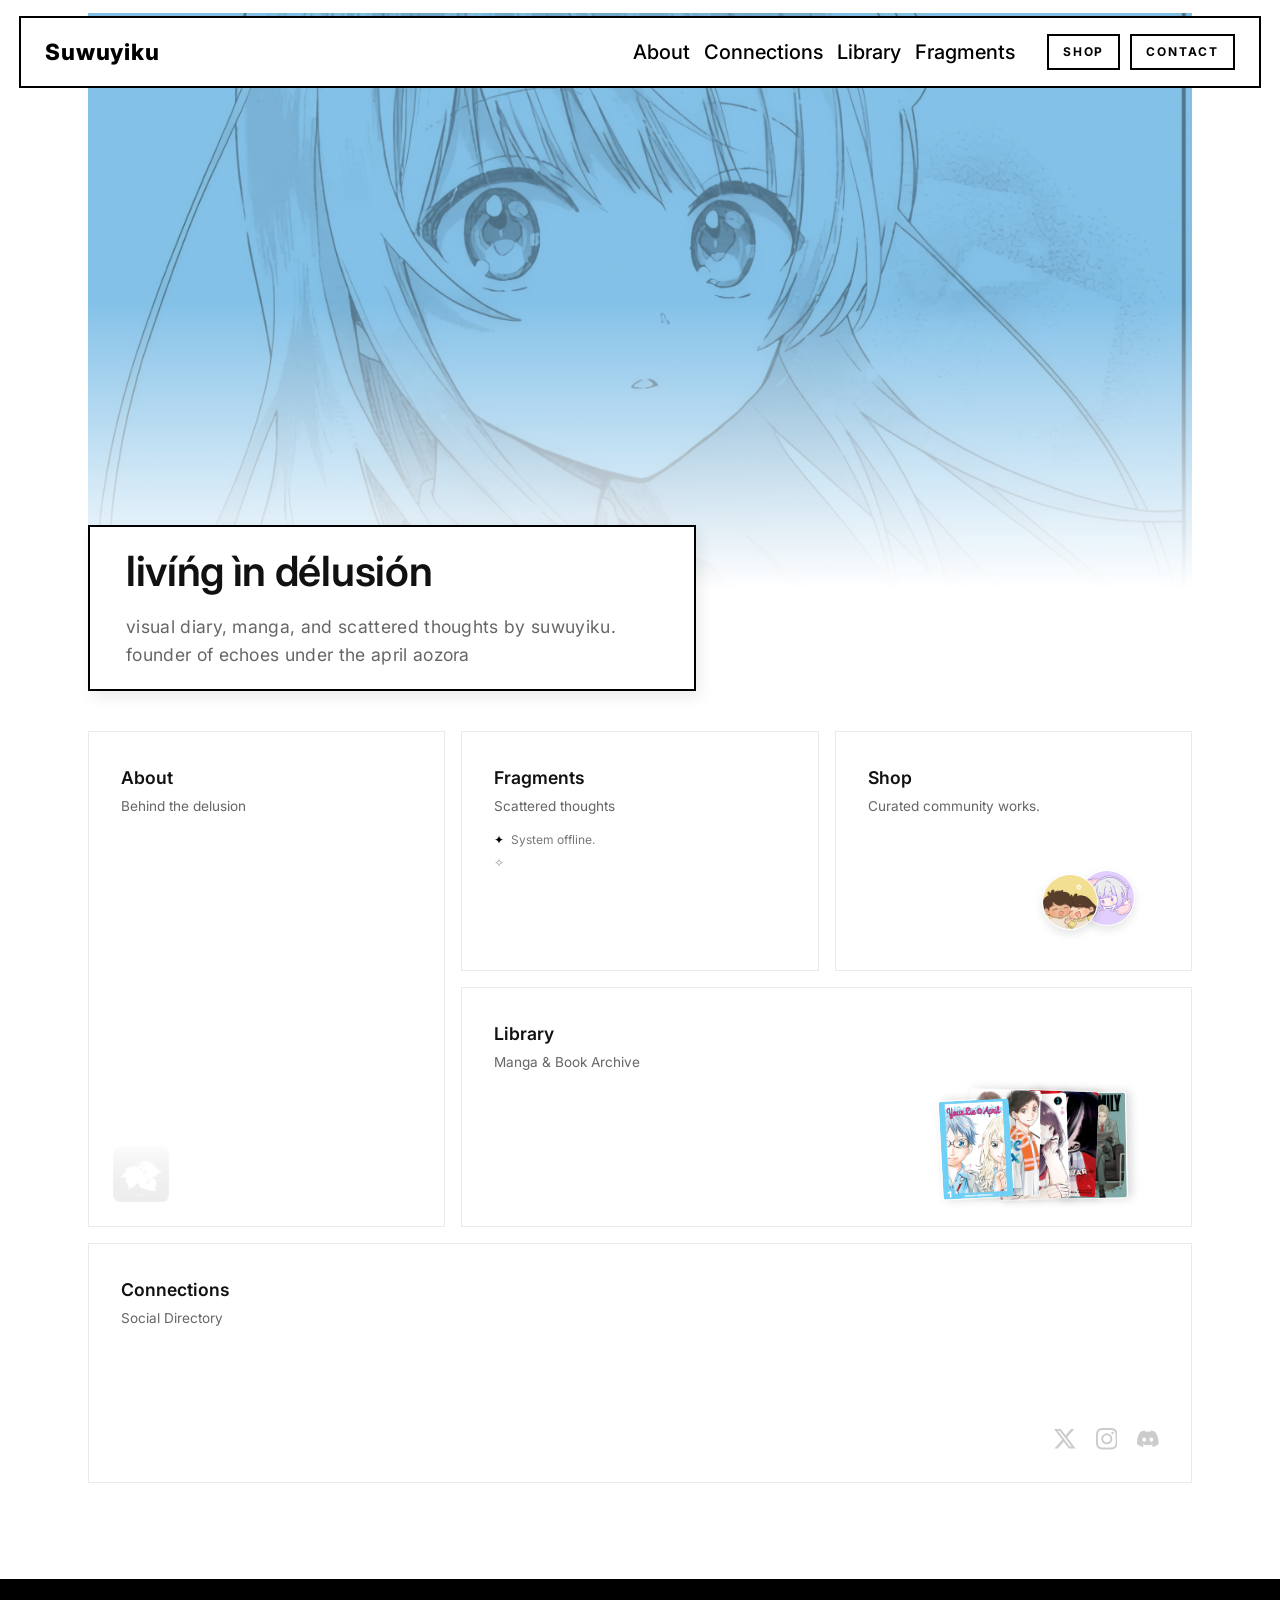
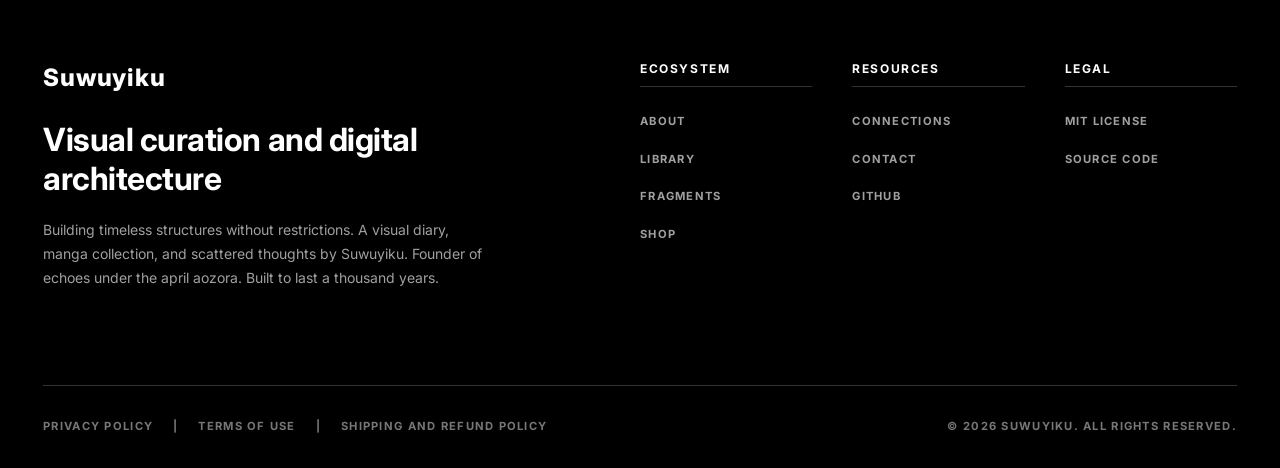
<file: index.html>
<!DOCTYPE html>
<html lang="en">
<head>
    <meta charset="UTF-8">
    <meta name="viewport" content="width=device-width, initial-scale=1.0">
    <meta name="google-site-verification" content="PBP_jXkzOYsuMUxEpSyD3RMMLK9uf7czmxw5eCV5MUw" />
    <meta name="description" content="Building timeless structures without restrictions. A visual diary, manga collection, and scattered thoughts by Suwuyiku. Founder of echoes under the april aozora. Built to last a thousand years.">

    <title>Suwuyiku • Visual Diary</title>
    
    <link rel="icon" type="image/webp" href="assets/logo.png">
    <meta property="og:title" content="livíńg ìn délusión. ݁₊ ⊹ . ݁˖ . ݁">
    <meta property="og:description" content="Building timeless structures without restrictions. A visual diary, manga collection, and scattered thoughts by Suwuyiku. Founder of echoes under the april aozora. Built to last a thousand years.">
    <meta property="og:image" content="https://suwuyiku.pages.dev/assets/logo.webp">
    <meta property="og:url" content="https://suwuyiku.pages.dev">
    <meta name="theme-color" content="#4a90e2">

    <!-- Strict External Stylesheet Link -->
    <link rel="stylesheet" href="style.css">
    
    <link href="https://fonts.googleapis.com/css2?family=Inter:wght@400;500;600;700;800&display=swap" rel="stylesheet">
    <link href="https://fonts.googleapis.com/css2?family=Bebas+Neue&family=Caveat:wght@700&family=Fredoka:wght@600&family=Sniglet&family=Teko:wght@600&display=swap" rel="stylesheet">
</head>
<body>

    <nav class="top-nav">
        <div class="nav-left">
            <a href="/" style="text-decoration: none;"><span class="logo-text">Suwuyiku</span></a>
        </div>
        <div class="nav-right">
            <ul class="nav-links">
                <li><a href="/about">About</a></li>
                <li><a href="/connections">Connections</a></li>
                <li><a href="/library">Library</a></li>
                <li><a href="/fragments">Fragments</a></li>
            </ul>
            <div class="nav-actions">
                <a href="https://suwuyiku.pages.dev/shop" class="btn-action">SHOP</a>
                <a href="/contact" class="btn-action">CONTACT</a>
            </div>
            <button class="hamburger-btn" aria-label="Open Menu">
                <span class="bar"></span><span class="bar"></span><span class="bar"></span>
            </button>
        </div>
    </nav>

    <div class="mobile-sidebar">
        <div class="sidebar-header">
            <a href="/" class="sidebar-logo" style="text-decoration: none;">Suwuyiku</a>
            <button class="close-sidebar-btn" aria-label="Close Menu">&times;</button>
        </div>
        <div class="sidebar-menu-container">
            <ul class="sidebar-links">
                <li><a href="/">Home</a></li>
                <li><a href="/about">About</a></li>
                <li><a href="/connections">Connections</a></li>
                <li><a href="/library">Library</a></li>
                <li><a href="/fragments">Fragments</a></li>
            </ul>
            <div class="sidebar-actions">
                <a href="https://suwuyiku.pages.dev/shop" class="sidebar-btn-action">SHOP</a>
                <a href="/contact" class="sidebar-btn-action">CONTACT</a>
            </div>
        </div>
        <div class="sidebar-footer">
            <span class="copyright">&copy; 2026 SUWUYIKU. ALL RIGHTS RESERVED.</span>
        </div>
    </div>
    <div class="sidebar-overlay"></div>
    
    <header class="hero">
        <div class="hero-anime-banner">
            <img src="assets/Banner/mahirushiina.webp" alt="Mahiru Shiina" class="hero-tint-img protected-img" draggable="false" oncontextmenu="return false;">
            <div class="image-shield" oncontextmenu="return false;"></div>
        </div>
        <div class="hero-content">
            <h1>livíńg ìn délusión</h1>
            <h2>visual diary, manga, and scattered thoughts by <span class="name-glow">suwuyiku</span>. founder of echoes under the april aozora</h2>
        </div>
    </header>
    
    <main class="bento-container">
        
        <!-- UPGRADED: About Box with Vertical Anchor -->
        <a href="/about" class="bento-card card-large about-card-special">
            <div class="card-content">
                <h2>About</h2>
                <p>Behind the delusion</p>
            </div>
            <img src="assets/logo.png" alt="Suwuyiku Anchor" class="about-anchor-mark protected-img" draggable="false" oncontextmenu="return false;">
        </a>
        
        </a><!-- UPGRADED: Fragments Box with Dual Terminal -->
        <a href="/fragments" class="bento-card fragments-card-special">
            <div class="card-content">
                <h2>Fragments</h2>
                <p>Scattered thoughts</p>
                <div class="live-monitor" id="fragments-monitor">
                    <div class="monitor-row">
                        <span class="monitor-bullet">✦</span> <span id="monitor-text-1">Syncing ecosystem...</span>
                    </div>
                    <div class="monitor-row faded">
                        <span class="monitor-bullet">✧</span> <span id="monitor-text-2">Reading archives...</span>
                    </div>
                </div>
            </div>
        </a>

        <a href="https://suwuyiku.pages.dev/shop" class="bento-card shop-card-special">
            <div class="card-content">
                <h2>Shop 
                    <span class="dynamic-creator-title">
                        <span class="dash">— </span>
                        <span class="creator-name creator-1">Cosy Tales Art Studios</span>
                        <span class="creator-name creator-2">Zodingdi</span>
                    </span>
                </h2>
                <p>Curated community works.</p>
            </div>
            <div class="shop-creator-avatars">
                <img src="assets/Shoplogo/cosytalesartstudios.webp" alt="Cosy Tales Art Studios" class="creator-avatar protected-img" loading="lazy" draggable="false" oncontextmenu="return false;">
                <img src="assets/Shoplogo/zodingdi.webp" alt="Zodingdi" class="creator-avatar protected-img" loading="lazy" draggable="false" oncontextmenu="return false;">
            </div>
        </a>

        <a href="/library" class="bento-card card-large-wide library-card-special">
            <div class="card-content">
                <h2>Library 
                    <span class="dynamic-book-title">
                        <span class="dash">— </span>
                        <span class="book-title title-1"><span class="eng">Your Lie in April</span> <span class="jp">/ 四月は君の嘘</span></span>
                        <span class="book-title title-2"><span class="eng">Blue Box</span> <span class="jp">/ アオのハコ</span></span>
                        <span class="book-title title-3"><span class="eng">Kubo Won't Let Me Be Invisible</span> <span class="jp">/ 久保さんは僕を許さない</span></span>
                        <span class="book-title title-4"><span class="eng">KAGUYA-SAMA: LOVE IS WAR</span> <span class="jp">/ かぐや様は告らせたい</span></span>
                        <span class="book-title title-5"><span class="eng">SPY x FAMILY</span> <span class="jp">/ スパイファミリー</span></span>
                    </span>
                </h2>
                <p>Manga & Book Archive</p>
            </div>
            <div class="mini-manga-stack">
                <img src="assets/Library/YourLieinAprilVolume1.webp" alt="Your Lie in April" class="mini-manga protected-img" loading="lazy" draggable="false" oncontextmenu="return false;">
                <img src="assets/Library/BlueBoxVol1.webp" alt="Blue Box" class="mini-manga protected-img" loading="lazy" draggable="false" oncontextmenu="return false;">
                <img src="assets/Library/KuboWontLetMeBeInvisibleVol1.webp" alt="Kubo" class="mini-manga protected-img" loading="lazy" draggable="false" oncontextmenu="return false;">
                <img src="assets/Library/Kaguya-samaLoveIsWarVol1.webp" alt="Kaguya-sama" class="mini-manga protected-img" loading="lazy" draggable="false" oncontextmenu="return false;">
                <img src="assets/Library/SpyxFamilyVol1.webp" alt="Spy x Family" class="mini-manga protected-img" loading="lazy" draggable="false" oncontextmenu="return false;">
            </div>
        </a>

        <!-- UPGRADED: Connections Box with Crisp X Logo -->
        <a href="/connections" class="bento-card card-full-wide connections-card-special">
            <div class="card-content">
                <h2>Connections</h2>
                <p>Social Directory</p>
            </div>
            <div class="connections-preview-icons">
                <!-- Mathematically perfect, unified X path -->
                <svg viewBox="0 0 24 24"><path d="M18.901 1.153h3.68l-8.04 9.19L24 22.846h-7.406l-5.8-7.584-6.638 7.584H.474l8.6-9.83L0 1.154h7.594l5.243 6.932ZM17.61 20.644h2.039L6.486 3.24H4.298Z"/></svg>
                <svg viewBox="0 0 24 24"><path d="M12 2.163c3.204 0 3.584.012 4.85.07 3.252.148 4.771 1.691 4.919 4.919.058 1.265.069 1.645.069 4.849 0 3.205-.012 3.584-.069 4.849-.149 3.225-1.664 4.771-4.919 4.919-1.266.058-1.644.07-4.85.07-3.204 0-3.584-.012-4.849-.07-3.26-.149-4.771-1.7-4.919-4.92-.058-1.265-.07-1.644-.07-4.849 0-3.204.013-3.583.07-4.849.149-3.227 1.664-4.771 4.919-4.919 1.266-.057 1.645-.069 4.849-.069zM12 0C8.741 0 8.333.014 7.053.072 2.695.272.273 2.69.073 7.052.014 8.333 0 8.741 0 12c0 3.259.014 3.668.072 4.948.2 4.358 2.618 6.78 6.98 6.98C8.333 23.986 8.741 24 12 24c3.259 0 3.668-.014 4.948-.072 4.354-.2 6.782-2.618 6.979-6.98.059-1.28.073-1.689.073-4.948 0-3.259-.014-3.667-.072-4.947-.196-4.354-2.617-6.78-6.979-6.98C15.668.014 15.259 0 12 0zm0 5.838a6.162 6.162 0 100 12.324 6.162 6.162 0 000-12.324zM12 16a4 4 0 110-8 4 4 0 010 8zm6.406-11.845a1.44 1.44 0 100 2.881 1.44 1.44 0 000-2.881z"/></svg>
                <svg viewBox="0 0 24 24"><path d="M20.317 4.37a19.791 19.791 0 00-4.885-1.515.074.074 0 00-.079.037c-.21.375-.444.864-.608 1.25a18.27 18.27 0 00-5.487 0 12.64 12.64 0 00-.617-1.25.077.077 0 00-.079-.037A19.736 19.736 0 003.677 4.37a.07.07 0 00-.032.027C.533 9.046-.32 13.58.099 18.057a.082.082 0 00.031.057 19.9 19.9 0 005.993 3.03.078.078 0 00.084-.028 14.09 14.09 0 001.226-1.994.076.076 0 00-.041-.106 13.107 13.107 0 01-1.872-.892.077.077 0 01-.008-.128 10.2 10.2 0 00.372-.292.074.074 0 01.077-.01c3.928 1.793 8.18 1.793 12.062 0a.074.074 0 01.078.01c.12.098.246.198.373.292a.077.077 0 01-.006.127 12.299 12.299 0 01-1.873.892.077.077 0 00-.041.107c.36.698.772 1.362 1.225 1.993a.076.076 0 00.084.028 19.839 19.839 0 006.002-3.03.077.077 0 00.032-.054c.5-5.177-.838-9.674-3.549-13.66a.061.061 0 00-.031-.028zM8.02 15.33c-1.183 0-2.157-1.085-2.157-2.419 0-1.333.956-2.419 2.157-2.419 1.21 0 2.176 1.096 2.157 2.42 0 1.333-.956 2.418-2.157 2.418zm7.975 0c-1.183 0-2.157-1.085-2.157-2.419 0-1.333.955-2.419 2.157-2.419 1.21 0 2.176 1.096 2.157 2.42 0 1.333-.946 2.418-2.157 2.418z"/></svg>
            </div>
        </a>
    </main>

    <footer class="site-footer">
        <div class="footer-top">
            <div class="footer-brand">
                <span class="logo-text footer-logo">Suwuyiku</span>
                <h2>Visual curation and digital architecture</h2>
                <p>Building timeless structures without restrictions. A visual diary, manga collection, and scattered thoughts by Suwuyiku. Founder of echoes under the april aozora. Built to last a thousand years.</p>
            </div>
            <div class="footer-links">
                <div class="link-column">
                    <h3>Ecosystem</h3>
                    <ul>
                        <li><a href="/about">About</a></li>
                        <li><a href="/library">Library</a></li>
                        <li><a href="/fragments">Fragments</a></li>
                        <li><a href="https://suwuyiku.pages.dev/shop">Shop</a></li>
                    </ul>
                </div>
                <div class="link-column">
                    <h3>Resources</h3>
                    <ul>
                        <li><a href="/connections">Connections</a></li>
                        <li><a href="/contact">Contact</a></li>
                        <li><a href="https://github.com/Suwuyiku">GitHub</a></li>
                    </ul>
                </div>
                <div class="link-column">
                    <h3>Legal</h3>
                    <ul>
                        <li><a href="https://github.com/Suwuyiku/suwuyiku/blob/main/LICENSE">MIT License</a></li>
                        <li><a href="https://github.com/Suwuyiku/suwuyiku">Source Code</a></li>
                    </ul>
                </div>
            </div>
        </div>
        <div class="footer-bottom">
            <div class="footer-bottom-links">
                <a href="/legal/privacy-policy">Privacy Policy</a><span class="divider">|</span>
                <a href="/legal/terms-of-use">Terms of Use</a><span class="divider">|</span>
                <a href="/legal/shipping-and-refund">Shipping and Refund Policy</a>
            </div>
            <div class="copyright">&copy; 2026 Suwuyiku. All Rights Reserved.</div>
        </div>
    </footer>

    <script>
        document.addEventListener("DOMContentLoaded", () => {
            const hamburger = document.querySelector('.hamburger-btn');
            const sidebar = document.querySelector('.mobile-sidebar');
            const overlay = document.querySelector('.sidebar-overlay');
            const closeBtn = document.querySelector('.close-sidebar-btn');

            if (hamburger && sidebar && overlay && closeBtn) {
                function toggleMenu() {
                    sidebar.classList.toggle('active');
                    overlay.classList.toggle('active');
                    document.body.classList.toggle('no-scroll'); 
                }
                hamburger.addEventListener('click', toggleMenu);
                closeBtn.addEventListener('click', toggleMenu);
                overlay.addEventListener('click', toggleMenu);
            }
        });

        // Upgraded Fragments Dual-Live Monitor Engine
        async function initFragmentsMonitor() {
            try {
                const response = await fetch("https://api.suwuyiku.workers.dev/posts");
                const data = await response.json();
                
                if (data.results && data.results.length > 0) {
                    // Inject Latest Post
                    const title1 = data.results[0].properties.Title.title[0]?.plain_text || "Untitled Document";
                    document.getElementById('monitor-text-1').textContent = title1;
                    
                    // Inject Previous Post (if it exists)
                    if (data.results.length > 1) {
                        const title2 = data.results[1].properties.Title.title[0]?.plain_text || "Untitled Document";
                        document.getElementById('monitor-text-2').textContent = title2;
                    } else {
                        document.getElementById('monitor-text-2').textContent = "No earlier records.";
                    }
                }
            } catch (error) {
                document.getElementById('monitor-text-1').textContent = "System offline.";
                document.getElementById('monitor-text-2').textContent = "";
            }
        }
        initFragmentsMonitor();
    </script>
</body>
</html>
</file>
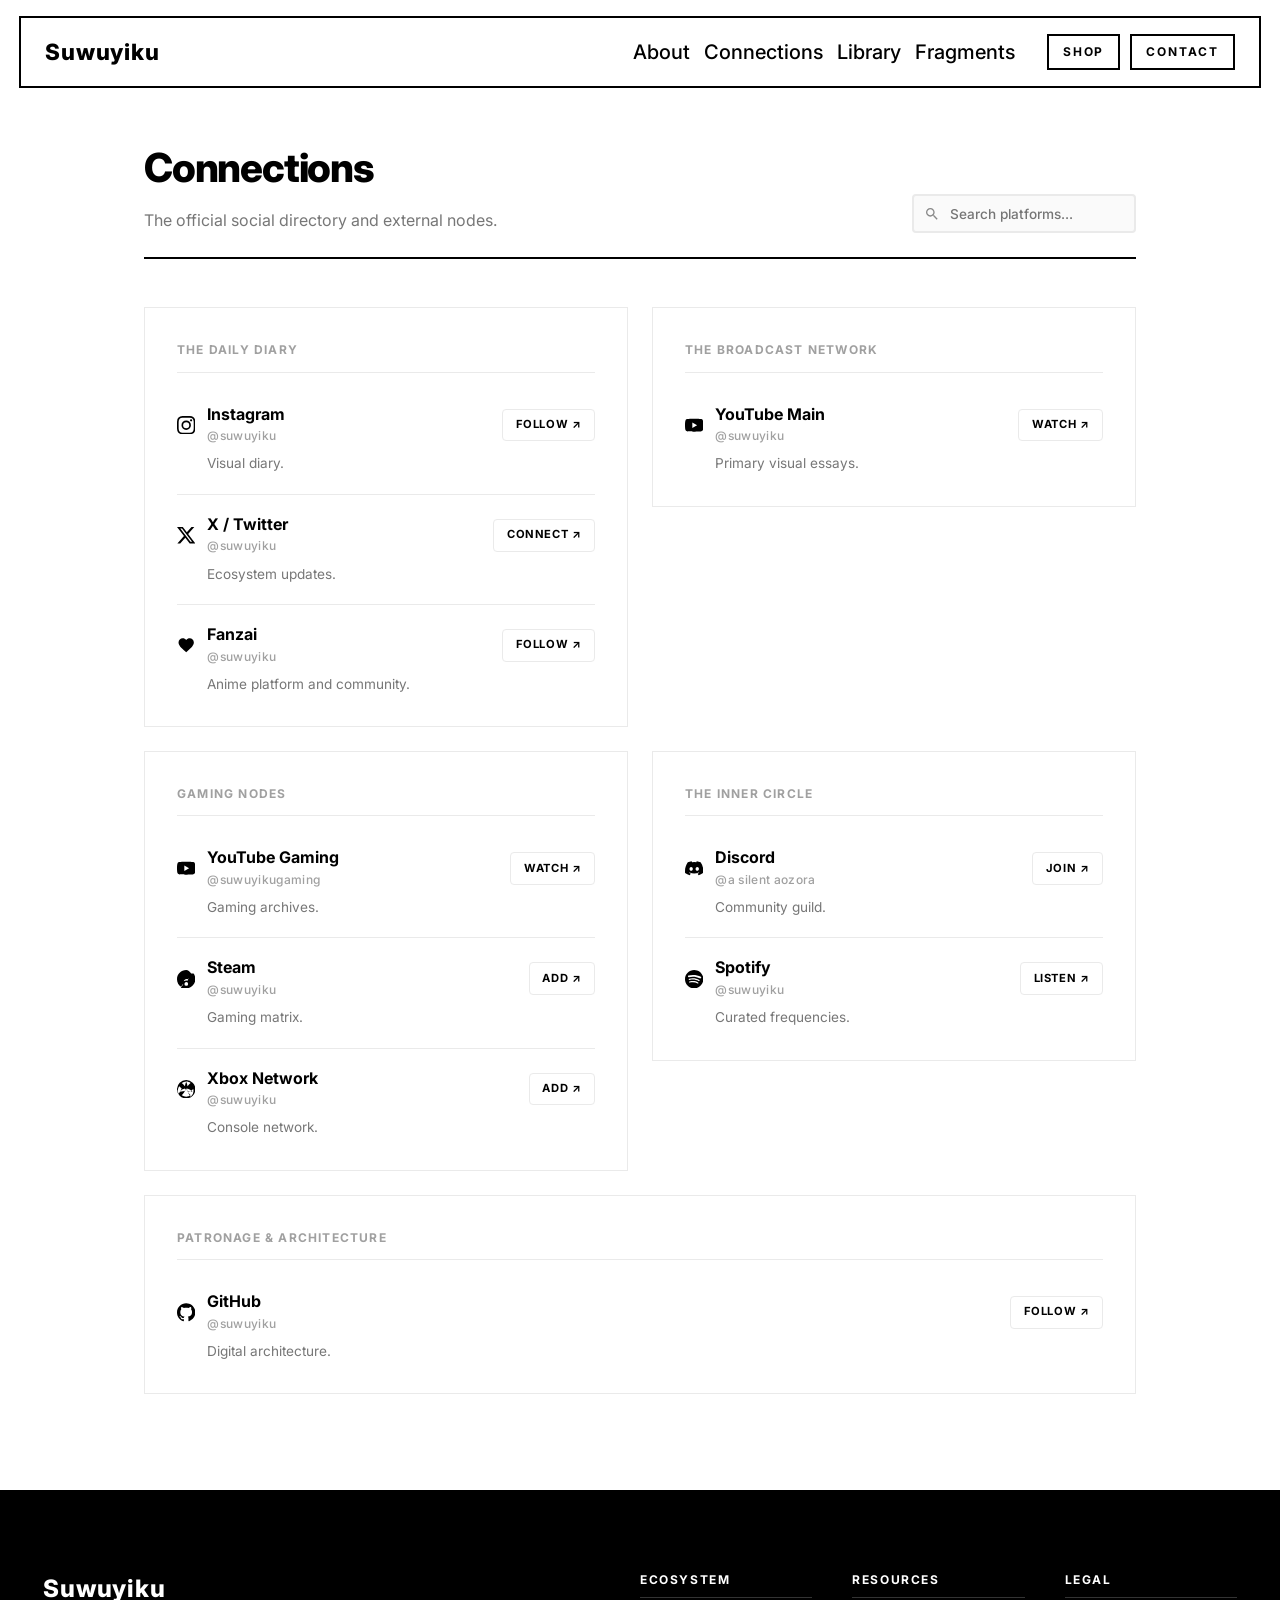
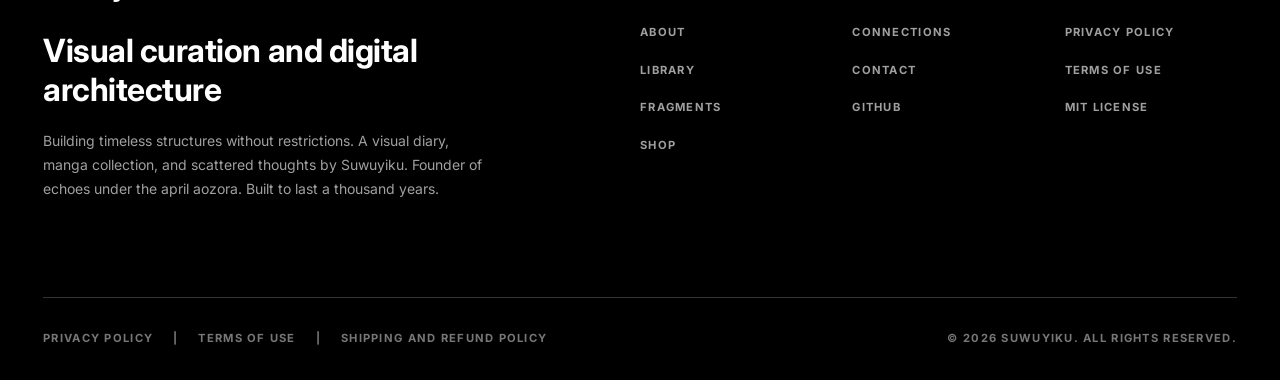
<file: connections.html>
<!DOCTYPE html>
<html lang="en">
<head>
    <meta charset="UTF-8">
    <meta name="viewport" content="width=device-width, initial-scale=1.0">

    <!-- SEO & Google Verification -->
    <!-- Cloudflare Verification -->
    <meta name="google-site-verification" content="PBP_jXkzOYsuMUxEpSyD3RMMLK9uf7czmxw5eCV5MUw" />
    <meta name="description" content="The official social directory for Suwuyiku. Connect across the Daily Diary, Broadcast Network, Inner Circle, and Patronage.">

    <title>Connections • Suwuyiku</title>
    
    <!-- Upgraded to Root-Relative Paths -->
    <link rel="icon" type="image/webp" href="/assets/logo.png">
    <link rel="stylesheet" href="/style.css">
    
    <link href="https://fonts.googleapis.com/css2?family=Inter:wght@400;500;600;700;800&display=swap" rel="stylesheet">
    <link rel="canonical" href="https://suwuyiku.pages.dev/connections" />

    <!-- Open Graph Meta Tags -->
    <meta property="og:title" content="Connections • Suwuyiku">
    <meta property="og:description" content="The official social directory for Suwuyiku. Connect across the Daily Diary, Broadcast Network, Inner Circle, and Patronage.">
    <meta property="og:image" content="https://suwuyiku.pages.dev/assets/logo.webp">
    <meta property="og:url" content="https://suwuyiku.pages.dev/connections">
    <meta name="theme-color" content="#4a90e2">

    <!-- OVERRIDE STYLES TO FIX THE GAPS AND SEARCH ALIGNMENT -->
    <style>
        .connections-grid { align-items: start !important; }
        .filterable-card { justify-content: flex-start !important; height: auto !important; }
        
        /* FIX: When searching, hide categories and slim down the boxes */
        body.is-searching .card-category { display: none !important; }
        body.is-searching .filterable-card { 
            padding: 1.5rem !important; 
        }
        body.is-searching .platform-item {
            border-bottom: none !important;
            margin-bottom: 0 !important;
            padding-bottom: 0 !important;
        }
    </style>
</head>
<body>

    <nav class="top-nav">
        <div class="nav-left">
            <a href="/" style="text-decoration: none;"><span class="logo-text">Suwuyiku</span></a>
        </div>

        <div class="nav-right">
            <ul class="nav-links">
                <li><a href="/about">About</a></li>
                <li><a href="/connections">Connections</a></li>
                <li><a href="/library">Library</a></li>
                <li><a href="/fragments">Fragments</a></li>
            </ul>
            
            <div class="nav-actions">
                <a href="https://suwuyiku.pages.dev/shop" class="btn-action">SHOP</a>
                <a href="/contact" class="btn-action">CONTACT</a>
            </div>

            <button class="hamburger-btn" aria-label="Open Menu">
                <span class="bar"></span>
                <span class="bar"></span>
                <span class="bar"></span>
            </button>
        </div>
    </nav>

    <div class="mobile-sidebar">
        <div class="sidebar-header">
            <a href="/" class="sidebar-logo" style="text-decoration: none;">Suwuyiku</a>
            <button class="close-sidebar-btn" aria-label="Close Menu">&times;</button>
        </div>
        
        <div class="sidebar-menu-container">
            <ul class="sidebar-links">
                <li><a href="/">Home</a></li>
                <li><a href="/about">About</a></li>
                <li><a href="/connections">Connections</a></li>
                <li><a href="/library">Library</a></li>
                <li><a href="/fragments">Fragments</a></li>
            </ul>
            
            <div class="sidebar-actions">
                <a href="https://suwuyiku.pages.dev/shop" class="sidebar-btn-action">SHOP</a>
                <a href="/contact" class="sidebar-btn-action">CONTACT</a>
            </div>
        </div>

        <div class="sidebar-footer">
            <span class="copyright">&copy; 2026 SUWUYIKU. ALL RIGHTS RESERVED.</span>
        </div>
    </div>
    <div class="sidebar-overlay"></div>

    <main class="contact-page-wrapper">
        
        <div class="connections-header-wrapper">
            <div class="connections-header-left">
                <h1>Connections</h1>
                <p>The official social directory and external nodes.</p>
            </div>
            
            <div class="search-container">
                <input type="text" id="connectionSearch" class="search-input" placeholder="Search platforms...">
                <svg class="search-icon" viewBox="0 0 24 24">
                    <path d="M15.5 14h-.79l-.28-.27C15.41 12.59 16 11.11 16 9.5 16 5.91 13.09 3 9.5 3S3 5.91 3 9.5 5.91 16 9.5 16c1.61 0 3.09-.59 4.23-1.57l.27.28v.79l5 4.99L20.49 19l-4.99-5zm-6 0C7.01 14 5 11.99 5 9.5S7.01 5 9.5 5 14 7.01 14 9.5 11.99 14 9.5 14z"/>
                </svg>
            </div>
        </div>

        <div class="connections-grid">
            
            <!-- BLOCK 1: THE DAILY DIARY -->
            <div class="bento-card route-card filterable-card">
                <h3 class="card-category">THE DAILY DIARY</h3>
                
                <div class="platform-item instagram route-divider" data-keywords="ig insta visual art photo">
                    <div class="route-header">
                        <div class="platform-title-wrapper">
                            <svg class="platform-icon" viewBox="0 0 24 24"><path d="M12 2.163c3.204 0 3.584.012 4.85.07 3.252.148 4.771 1.691 4.919 4.919.058 1.265.069 1.645.069 4.849 0 3.205-.012 3.584-.069 4.849-.149 3.225-1.664 4.771-4.919 4.919-1.266.058-1.644.07-4.85.07-3.204 0-3.584-.012-4.849-.07-3.26-.149-4.771-1.699-4.919-4.92-.058-1.265-.07-1.644-.07-4.849 0-3.204.013-3.583.07-4.849.149-3.227 1.664-4.771 4.919-4.919 1.266-.057 1.645-.069 4.849-.069zM12 0C8.741 0 8.333.014 7.053.072 2.695.272.273 2.69.073 7.052.014 8.333 0 8.741 0 12c0 3.259.014 3.668.072 4.948.2 4.358 2.618 6.78 6.98 6.98C8.333 23.986 8.741 24 12 24c3.259 0 3.668-.014 4.948-.072 4.354-.2 6.782-2.618 6.979-6.98.059-1.28.073-1.689.073-4.948 0-3.259-.014-3.667-.072-4.947-.196-4.354-2.617-6.78-6.979-6.98C15.668.014 15.259 0 12 0zm0 5.838a6.162 6.162 0 100 12.324 6.162 6.162 0 000-12.324zM12 16a4 4 0 110-8 4 4 0 010 8zm6.406-11.845a1.44 1.44 0 100 2.881 1.44 1.44 0 000-2.881z"/></svg>
                            <div class="platform-text-block">
                                <span class="route-title">Instagram</span>
                                <span class="universal-handle">@suwuyiku</span>
                            </div>
                        </div>
                        <a href="https://instagram.com/suwuyiku" target="_blank" rel="noopener noreferrer" class="btn-connect">Follow ↗</a>
                    </div>
                    <p class="route-desc">Visual diary.</p>
                </div>

                <div class="platform-item twitter route-divider" data-keywords="tweet bird short x">
                    <div class="route-header">
                        <div class="platform-title-wrapper">
                            <!-- NEW OFFICIAL X LOGO HERE -->
                            <svg class="platform-icon" viewBox="0 0 24 24"><path d="M18.901 1.153h3.68l-8.04 9.19L24 22.846h-7.406l-5.8-7.584-6.638 7.584H.474l8.6-9.83L0 1.154h7.594l5.243 6.932ZM17.61 20.644h2.039L6.486 3.24H4.298Z"/></svg>
                            <div class="platform-text-block">
                                <span class="route-title">X / Twitter</span>
                                <span class="universal-handle">@suwuyiku</span>
                            </div>
                        </div>
                        <a href="https://x.com/suwuyiku" target="_blank" rel="noopener noreferrer" class="btn-connect">Connect ↗</a>
                    </div>
                    <p class="route-desc">Ecosystem updates.</p>
                </div>
                
                <div class="platform-item fanbox" data-keywords="anime community art support">
                    <div class="route-header">
                        <div class="platform-title-wrapper">
                            <svg class="platform-icon" viewBox="0 0 24 24"><path d="M12 21.35l-1.45-1.32C5.4 15.36 2 12.28 2 8.5 2 5.42 4.42 3 7.5 3c1.74 0 3.41.81 4.5 2.09C13.09 3.81 14.76 3 16.5 3 19.58 3 22 5.42 22 8.5c0 3.78-3.4 6.86-8.55 11.54L12 21.35z"/></svg>
                            <div class="platform-text-block">
                                <span class="route-title">Fanzai</span>
                                <span class="universal-handle">@suwuyiku</span>
                            </div>
                        </div>
                        <a href="#" target="_blank" rel="noopener noreferrer" class="btn-connect">Follow ↗</a>
                    </div>
                    <p class="route-desc">Anime platform and community.</p>
                </div>
            </div>

            <!-- BLOCK 2: THE BROADCAST NETWORK -->
            <div class="bento-card route-card filterable-card">
                <h3 class="card-category">THE BROADCAST NETWORK</h3>
                
                <div class="platform-item youtube" data-keywords="yt vid tube video vlog">
                    <div class="route-header">
                        <div class="platform-title-wrapper">
                            <svg class="platform-icon" viewBox="0 0 24 24"><path d="M23.498 6.186a3.016 3.016 0 0 0-2.122-2.136C19.505 3.545 12 3.545 12 3.545s-7.505 0-9.377.505A3.017 3.017 0 0 0 .502 6.186C0 8.07 0 12 0 12s0 3.93.502 5.814a3.016 3.016 0 0 0 2.122 2.136c1.871.505 9.376.505 9.376.505s7.505 0 9.377-.505a3.015 3.015 0 0 0 2.122-2.136C24 15.93 24 12 24 12s0-3.93-.502-5.814zM9.545 15.568V8.432L15.818 12l-6.273 3.568z"/></svg>
                            <div class="platform-text-block">
                                <span class="route-title">YouTube Main</span>
                                <span class="universal-handle">@suwuyiku</span>
                            </div>
                        </div>
                        <a href="https://youtube.com/@suwuyiku" target="_blank" rel="noopener noreferrer" class="btn-connect">Watch ↗</a>
                    </div>
                    <p class="route-desc">Primary visual essays.</p>
                </div>
            </div>

            <!-- BLOCK 3: GAMING NODES -->
            <div class="bento-card route-card filterable-card">
                <h3 class="card-category">GAMING NODES</h3>
                
                <div class="platform-item youtube route-divider" data-keywords="yt vid tube video game">
                    <div class="route-header">
                        <div class="platform-title-wrapper">
                            <svg class="platform-icon" viewBox="0 0 24 24"><path d="M23.498 6.186a3.016 3.016 0 0 0-2.122-2.136C19.505 3.545 12 3.545 12 3.545s-7.505 0-9.377.505A3.017 3.017 0 0 0 .502 6.186C0 8.07 0 12 0 12s0 3.93.502 5.814a3.016 3.016 0 0 0 2.122 2.136c1.871.505 9.376.505 9.376.505s7.505 0 9.377-.505a3.015 3.015 0 0 0 2.122-2.136C24 15.93 24 12 24 12s0-3.93-.502-5.814zM9.545 15.568V8.432L15.818 12l-6.273 3.568z"/></svg>
                            <div class="platform-text-block">
                                <span class="route-title">YouTube Gaming</span>
                                <span class="universal-handle">@suwuyikugaming</span>
                            </div>
                        </div>
                        <a href="https://youtube.com/@suwuyikugaming" target="_blank" rel="noopener noreferrer" class="btn-connect">Watch ↗</a>
                    </div>
                    <p class="route-desc">Gaming archives.</p>
                </div>

                <div class="platform-item steam route-divider" data-keywords="pc game play co-op">
                    <div class="route-header">
                        <div class="platform-title-wrapper">
                            <!-- NEW OFFICIAL STEAM LOGO HERE -->
                            <svg class="platform-icon" viewBox="0 0 24 24"><path d="M12 0C5.374 0 0 5.373 0 12c0 4.152 2.106 7.808 5.32 10.013l3.42-4.918c-.092-.34-.14-.694-.14-1.055 0-2.32 1.883-4.204 4.204-4.204.426 0 .835.065 1.222.182l4.89-6.953C16.63 1.584 14.4 0 12 0zm5.677 4.615l-3.93 9.497a4.18 4.18 0 00-1.642-.34c-2.32 0-4.204 1.884-4.204 4.205 0 .333.04.656.116.966l-3.535 5.084A12.012 12.012 0 0012 24c6.626 0 12-5.373 12-12 0-2.89-.94-5.557-2.363-7.426zm-5.567 11.15a2.42 2.42 0 110 4.84 2.42 2.42 0 010-4.84zm-2.422-1.285a1.282 1.282 0 100 2.564 1.282 1.282 0 000-2.564z"/></svg>
                            <div class="platform-text-block">
                                <span class="route-title">Steam</span>
                                <span class="universal-handle">@suwuyiku</span>
                            </div>
                        </div>
                        <a href="https://steamcommunity.com/id/suwuyiku" target="_blank" rel="noopener noreferrer" class="btn-connect">Add ↗</a>
                    </div>
                    <p class="route-desc">Gaming matrix.</p>
                </div>

                <div class="platform-item xbox" data-keywords="console game play">
                    <div class="route-header">
                        <div class="platform-title-wrapper">
                            <!-- PERFECTLY VISIBLE OFFICIAL XBOX LOGO -->
                            <svg class="platform-icon" viewBox="0 0 24 24"><path d="M11.98 0a12 12 0 1 0 0 24 12 12 0 0 0 0-24zm0 2.11c2.19 0 4.2.73 5.8 1.94-.88.66-2.58 2.15-4.1 4.21a15.42 15.42 0 0 0-1.7-5.91c.06-.01.12-.03.18-.04-.06.01-.12.03-.18.04a25.31 25.31 0 0 0-1.7 5.91 19.38 19.38 0 0 0-4.1-4.21A9.87 9.87 0 0 1 11.98 2.11zM2.87 8.04c.82.68 1.98 1.76 3.2 3.12-1.74 4.54-3.77 6.46-4 6.7A9.87 9.87 0 0 1 2.87 8.04zm7.6 3.18c.3.82.52 1.69.64 2.59-1.93.91-4.43 1.4-7.46 1.43a9.92 9.92 0 0 1 6.82-4.02zm3.06 0a20.08 20.08 0 0 1 6.82 4.02c-3.03-.03-5.53-.52-7.46-1.43.12-.9.34-1.77.64-2.59zm4.4 3.7c1.22-1.36 2.38-2.44 3.2-3.12a9.87 9.87 0 0 1-3.2 10.02c-.23-.24-2.26-2.16-4-6.7zM11.98 21.89a9.87 9.87 0 0 1-5.8-1.89c2.03-1.67 4.14-4.8 5.8-9.08 1.66 4.28 3.77 7.41 5.8 9.08a9.87 9.87 0 0 1-5.8 1.89z"/></svg>
                            <div class="platform-text-block">
                                <span class="route-title">Xbox Network</span>
                                <span class="universal-handle">@suwuyiku</span>
                            </div>
                        </div>
                        <a href="https://account.xbox.com/en-us/profile?gamertag=suwuyiku" target="_blank" rel="noopener noreferrer" class="btn-connect">Add ↗</a>
                    </div>
                    <p class="route-desc">Console network.</p>
                </div>
            </div>

            <!-- BLOCK 4: THE INNER CIRCLE -->
            <div class="bento-card route-card filterable-card">
                <h3 class="card-category">THE INNER CIRCLE</h3>
                
                <div class="platform-item discord route-divider" data-keywords="chat voice message server">
                    <div class="route-header">
                        <div class="platform-title-wrapper">
                            <svg class="platform-icon" viewBox="0 0 24 24"><path d="M20.317 4.37a19.791 19.791 0 0 0-4.885-1.515.074.074 0 0 0-.079.037c-.21.375-.444.864-.608 1.25a18.27 18.27 0 0 0-5.487 0 12.64 12.64 0 0 0-.617-1.25.077.077 0 0 0-.079-.037A19.736 19.736 0 0 0 3.677 4.37a.07.07 0 0 0-.032.027C.533 9.046-.32 13.58.099 18.057a.082.082 0 0 0 .031.057 19.9 19.9 0 0 0 5.993 3.03.078.078 0 0 0 .084-.028c.462-.63.874-1.295 1.226-1.994a.076.076 0 0 0-.041-.106 13.107 13.107 0 0 1-1.872-.892.077.077 0 0 1-.008-.128 10.2 10.2 0 0 0 .372-.292.074.074 0 0 1 .077-.01c3.928 1.793 8.18 1.793 12.062 0a.074.074 0 0 1 .078.01c.12.098.246.198.373.292a.077.077 0 0 1-.006.127 12.299 12.299 0 0 1-1.873.892.077.077 0 0 0-.041.107c.36.698.772 1.362 1.225 1.993a.076.076 0 0 0 .084.028 19.839 19.839 0 0 0 6.002-3.03.077.077 0 0 0 .032-.054c.5-5.177-.838-9.674-3.549-13.66a.061.061 0 0 0-.031-.028zM8.02 15.33c-1.183 0-2.157-1.085-2.157-2.419 0-1.333.956-2.419 2.157-2.419 1.21 0 2.176 1.096 2.157 2.42 0 1.333-.956 2.418-2.157 2.418zm7.975 0c-1.183 0-2.157-1.085-2.157-2.419 0-1.333.955-2.419 2.157-2.419 1.21 0 2.176 1.096 2.157 2.42 0 1.333-.946 2.418-2.157 2.418z"/></svg>
                            <div class="platform-text-block">
                                <span class="route-title">Discord</span>
                                <span class="universal-handle">@a silent aozora</span>
                            </div>
                        </div>
                        <a href="https://discord.gg/nH7kg76erj" target="_blank" rel="noopener noreferrer" class="btn-connect">Join ↗</a>
                    </div>
                    <p class="route-desc">Community guild.</p>
                </div>

                <div class="platform-item spotify" data-keywords="music audio playlist song">
                    <div class="route-header">
                        <div class="platform-title-wrapper">
                            <svg class="platform-icon" viewBox="0 0 24 24"><path d="M12 0C5.373 0 0 5.373 0 12s5.373 12 12 12 12-5.373 12-12S18.627 0 12 0zm5.45 17.34c-.21.345-.646.46-1.006.245-2.755-1.685-6.22-2.065-10.306-1.13-.406.09-.806-.165-.896-.575-.09-.405.166-.805.576-.895 4.46-.99 8.29-.56 11.385 1.335.36.216.48.656.247 1.02zm1.44-3.21c-.266.425-.766.565-1.186.3-3.155-1.94-7.985-2.52-11.755-1.375-.486.145-.996-.13-1.146-.615-.145-.485.13-.995.616-1.145 4.31-1.31 9.68-.64 13.336 1.605.42.26.56.76.3 1.185l-.165.045zm.14-3.345C15.42 8.44 8.94 8.23 5.2 9.375c-.58.175-1.18-.15-1.35-.735-.175-.58.15-1.18.73-1.35 4.29-1.315 11.45-1.065 16.035 1.65.52.31.685.99.38 1.51-.31.515-.99.68-1.51.38v-.055z"/></svg>
                            <div class="platform-text-block">
                                <span class="route-title">Spotify</span>
                                <span class="universal-handle">@suwuyiku</span>
                            </div>
                        </div>
                        <a href="https://open.spotify.com/user/31lqrnh72mutu5566crlhqc2sbt4" target="_blank" rel="noopener noreferrer" class="btn-connect">Listen ↗</a>
                    </div>
                    <p class="route-desc">Curated frequencies.</p>
                </div>
            </div>

            <!-- BLOCK 5: PATRONAGE & ARCHITECTURE -->
            <div class="bento-card route-card filterable-card" style="grid-column: 1 / -1;">
                <h3 class="card-category">PATRONAGE & ARCHITECTURE</h3>
                
                <div class="platform-item github" data-keywords="code git dev html css">
                    <div class="route-header">
                        <div class="platform-title-wrapper">
                            <svg class="platform-icon" viewBox="0 0 24 24"><path d="M12 .297c-6.63 0-12 5.373-12 12 0 5.303 3.438 9.8 8.205 11.385.6.113.82-.258.82-.577 0-.285-.01-1.04-.015-2.04-3.338.724-4.042-1.61-4.042-1.61C4.422 18.07 3.633 17.7 3.633 17.7c-1.087-.744.084-.729.084-.729 1.205.084 1.838 1.236 1.838 1.236 1.07 1.835 2.809 1.305 3.495.998.108-.776.417-1.305.76-1.605-2.665-.3-5.466-1.332-5.466-5.93 0-1.31.465-2.38 1.235-3.22-.135-.303-.54-1.523.105-3.176 0 0 1.005-.322 3.3 1.23.96-.267 1.98-.399 3-.405 1.02.006 2.04.138 3 .405 2.28-1.552 3.285-1.23 3.285-1.23.645 1.653.24 2.873.12 3.176.765.84 1.23 1.91 1.23 3.22 0 4.61-2.805 5.625-5.475 5.92.42.36.81 1.096.81 2.22 0 1.606-.015 2.896-.015 3.286 0 .315.21.69.825.57C20.565 22.092 24 17.592 24 12.297c0-6.627-5.373-12-12-12"/></svg>
                            <div class="platform-text-block">
                                <span class="route-title">GitHub</span>
                                <span class="universal-handle">@suwuyiku</span>
                            </div>
                        </div>
                        <a href="https://github.com/Suwuyiku" target="_blank" rel="noopener noreferrer" class="btn-connect">Follow ↗</a>
                    </div>
                    <p class="route-desc">Digital architecture.</p>
                </div>
            </div>

        </div>

        <!-- NEW: Empty State Message (Hidden by default) -->
        <div id="noResultsMsg" style="display: none; text-align: center; width: 100%; padding: 4rem 1rem; color: #777777; font-weight: 500;">
            This node is not available in the directory.
        </div>
        
    </main>

    <footer class="site-footer">
        <div class="footer-top">
            <div class="footer-brand">
                <span class="logo-text footer-logo">Suwuyiku</span>
                <h2>Visual curation and digital architecture</h2>
                <p>Building timeless structures without restrictions. A visual diary, manga collection, and scattered thoughts by Suwuyiku. Founder of echoes under the april aozora. Built to last a thousand years.</p>
            </div>

            <div class="footer-links">
                <div class="link-column">
                    <h3>Ecosystem</h3>
                    <ul>
                        <li><a href="/about">About</a></li>
                        <li><a href="/library">Library</a></li>
                        <li><a href="/fragments">Fragments</a></li>
                        <li><a href="https://suwuyiku.pages.dev/shop">Shop</a></li>
                    </ul>
                </div>
                
                <div class="link-column">
                    <h3>Resources</h3>
                    <ul>
                        <li><a href="/connections">Connections</a></li>
                        <li><a href="/contact">Contact</a></li>
                        <li><a href="https://github.com/Suwuyiku">GitHub</a></li>
                    </ul>
                </div>

                <div class="link-column">
                    <h3>Legal</h3>
                    <ul>
                        <li><a href="/legal/privacy-policy">Privacy Policy</a></li>
                        <li><a href="/legal/terms-of-use">Terms of Use</a></li>
                        <li><a href="https://github.com/Suwuyiku/suwuyiku/blob/main/LICENSE">MIT License</a></li>
                    </ul>
                </div>
            </div>
        </div>

        <div class="footer-bottom">
            <div class="footer-bottom-links">
                <a href="/legal/privacy-policy">Privacy Policy</a>
                <span class="divider">|</span>
                <a href="/legal/terms-of-use">Terms of Use</a>
                <span class="divider">|</span>
                <a href="/legal/shipping-and-refund">Shipping and Refund Policy</a>
            </div>
            <div class="copyright">&copy; 2026 Suwuyiku. All Rights Reserved.</div>
        </div>
    </footer>

   <!-- Script Engine: Sidebar & Dynamic Search Filter -->
    <script>
        document.addEventListener("DOMContentLoaded", () => {
            
            // Mobile Sidebar Logic
            const hamburger = document.querySelector('.hamburger-btn');
            const sidebar = document.querySelector('.mobile-sidebar');
            const overlay = document.querySelector('.sidebar-overlay');
            const closeBtn = document.querySelector('.close-sidebar-btn');

            if (hamburger && sidebar && overlay && closeBtn) {
                function toggleMenu() {
                    sidebar.classList.toggle('active');
                    overlay.classList.toggle('active');
                    document.body.classList.toggle('no-scroll'); 
                }
                hamburger.addEventListener('click', toggleMenu);
                closeBtn.addEventListener('click', toggleMenu);
                overlay.addEventListener('click', toggleMenu);
            }

            // SMART SEARCH ENGINE
            const searchInput = document.getElementById('connectionSearch');
            const bentoCards = document.querySelectorAll('.filterable-card');
            const noResultsMsg = document.getElementById('noResultsMsg');

            // Built-in smart aliases to guess what the user wants
            const keywordMap = {
                'yt': 'youtube', 'tube': 'youtube', 'vid': 'youtube', 'video': 'youtube',
                'ig': 'instagram', 'insta': 'instagram', 'pic': 'instagram', 'photo': 'instagram',
                'tw': 'twitter', 'tweet': 'twitter', 'x': 'twitter',
                'git': 'github', 'code': 'github', 'dev': 'github',
                'music': 'spotify', 'audio': 'spotify', 'song': 'spotify', 'playlist': 'spotify',
                'chat': 'discord', 'server': 'discord', 'community': 'discord',
                'game': 'gaming', 'play': 'gaming', 'pc': 'steam', 'console': 'xbox',
                'anime': 'fanzai', 'support': 'fanzai', 'fan': 'fanzai'
            };

            if (searchInput) {
                // FIX: Pressing "Enter" un-disables/drops focus from the search bar
                searchInput.addEventListener('keydown', (e) => {
                    if (e.key === 'Enter') {
                        searchInput.blur();
                    }
                });

                searchInput.addEventListener('input', (e) => {
                    let rawQuery = e.target.value.toLowerCase().trim();
                    let query = keywordMap[rawQuery] || rawQuery; 

                    let totalVisibleCount = 0;

                    // Toggle the "is-searching" class to hide categories and fix chubby boxes
                    if (query !== '') {
                        document.body.classList.add('is-searching');
                    } else {
                        document.body.classList.remove('is-searching');
                    }

                    bentoCards.forEach(card => {
                        let hasVisiblePlatform = false;
                        const platforms = card.querySelectorAll('.platform-item');

                        platforms.forEach(platform => {
                            const titleElement = platform.querySelector('.route-title');
                            const text = titleElement ? titleElement.textContent.toLowerCase() : '';
                            const keywords = platform.getAttribute('data-keywords') || '';

                            if (text.includes(query) || keywords.includes(query)) {
                                platform.style.display = 'flex'; 
                                hasVisiblePlatform = true;
                                totalVisibleCount++;
                            } else {
                                platform.style.display = 'none';
                            }
                        });

                        if (hasVisiblePlatform) {
                            card.style.display = 'inline-block';
                        } else {
                            card.style.display = 'none';
                        }
                    });

                    // Show "Not available" if nothing matches
                    if (totalVisibleCount === 0 && query !== '') {
                        noResultsMsg.style.display = 'block';
                    } else {
                        noResultsMsg.style.display = 'none';
                    }
                });
            }
        });
    </script>
</body>
</html>
</file>
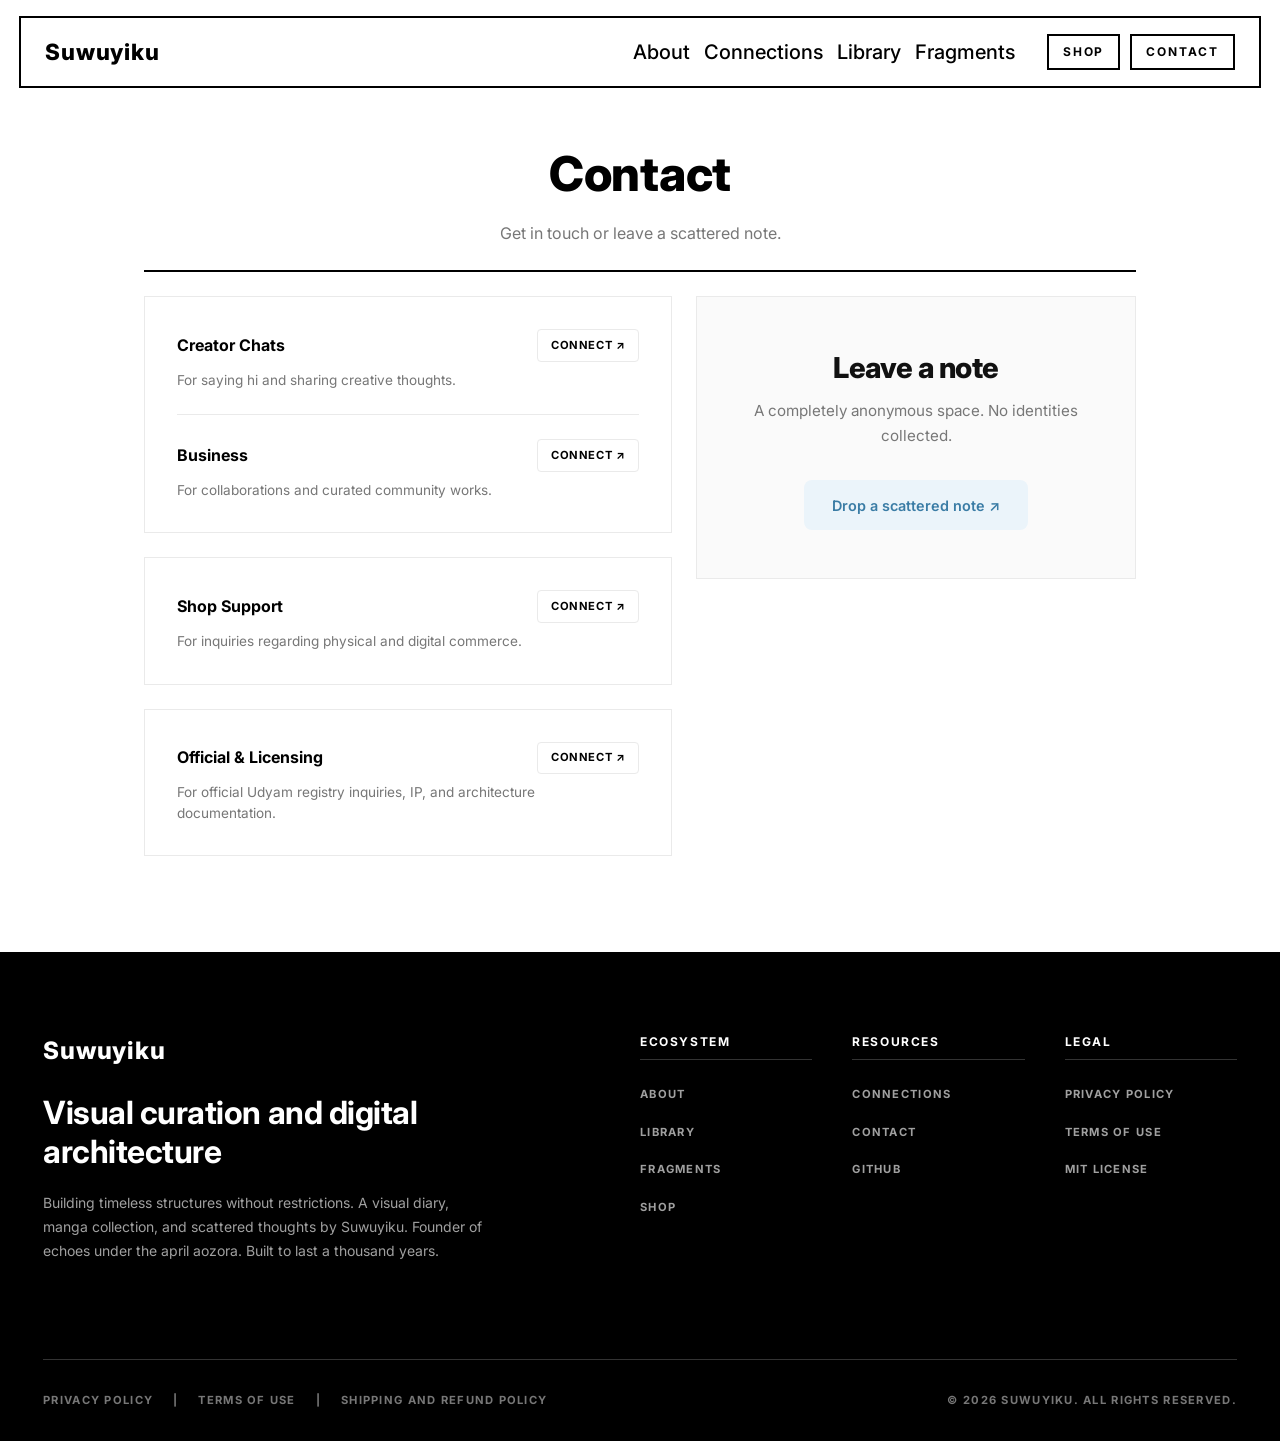
<file: contact.html>
<!DOCTYPE html>
<html lang="en">
<head>
    <meta charset="UTF-8">
    <meta name="viewport" content="width=device-width, initial-scale=1.0">

    <!-- SEO & Google Verification -->
    <!-- Cloudflare Verification -->
    <meta name="google-site-verification" content="PBP_jXkzOYsuMUxEpSyD3RMMLK9uf7czmxw5eCV5MUw" />
    <meta name="description" content="Reach out to Suwuyiku. Official lines for business, collaborations, and licensing, alongside a completely anonymous space for scattered thoughts.">

    <title>Contact • Suwuyiku</title>
    
    <!-- Upgraded to Root-Relative Paths -->
    <link rel="icon" type="image/webp" href="/assets/logo.png">
    <link rel="stylesheet" href="/style.css">

    <!-- Open Graph Meta Tags -->
    <meta property="og:title" content="Contact • Suwuyiku">
    <meta property="og:description" content="Reach out to Suwuyiku. Official lines for business, collaborations, and licensing, alongside a completely anonymous space for scattered thoughts.">
    <meta property="og:image" content="https://suwuyiku.pages.dev/assets/logo.webp">
    <meta property="og:url" content="https://suwuyiku.pages.dev/contact">
    <meta name="theme-color" content="#4a90e2">
    
    <!-- Inter Font -->
    <link href="https://fonts.googleapis.com/css2?family=Inter:wght@400;500;600;700;800&display=swap" rel="stylesheet">
</head>
<body>

    <!-- Strict Kodansha-Style Navigation Bar -->
    <nav class="top-nav">
        <div class="nav-left">
            <a href="/" style="text-decoration: none;"><span class="logo-text">Suwuyiku</span></a>
        </div>

        <div class="nav-right">
            <ul class="nav-links">
                <li><a href="/about">About</a></li>
                <li><a href="/connections">Connections</a></li>
                <li><a href="/library">Library</a></li>
                <li><a href="/fragments">Fragments</a></li>
            </ul>
            
            <div class="nav-actions">
                <a href="https://suwuyiku.pages.dev/shop" class="btn-action">SHOP</a>
                <a href="/contact" class="btn-action">CONTACT</a>
            </div>

            <!-- The 3-Line Hamburger Button (Mobile Only) -->
            <button class="hamburger-btn" aria-label="Open Menu">
                <span class="bar"></span>
                <span class="bar"></span>
                <span class="bar"></span>
            </button>
        </div>
    </nav>

    <!-- The Sliding Mobile Sidebar & Overlay -->
    <div class="mobile-sidebar">
        <!-- Sidebar Header with Logo and Close Button -->
        <div class="sidebar-header">
            <a href="/" class="sidebar-logo" style="text-decoration: none;">Suwuyiku</a>
            <button class="close-sidebar-btn" aria-label="Close Menu">&times;</button>
        </div>
        
        <!-- Main Links & Actions -->
        <div class="sidebar-menu-container">
            <ul class="sidebar-links">
                <li><a href="/">Home</a></li>
                <li><a href="/about">About</a></li>
                <li><a href="/connections">Connections</a></li>
                <li><a href="/library">Library</a></li>
                <li><a href="/fragments">Fragments</a></li>
            </ul>
            
            <div class="sidebar-actions">
                <a href="https://suwuyiku.pages.dev/shop" class="sidebar-btn-action">SHOP</a>
                <a href="/contact" class="sidebar-btn-action">CONTACT</a>
            </div>
        </div>

        <!-- The Black Branding Footer (Safely locked INSIDE the sidebar) -->
        <div class="sidebar-footer">
            <span class="copyright">&copy; 2026 SUWUYIKU. ALL RIGHTS RESERVED.</span>
        </div>
    </div>
    <div class="sidebar-overlay"></div>

    <!-- Contact Page Container -->
    <main class="contact-page-wrapper">
        
        <!-- Page Header Banner -->
        <div class="legal-header contact-page-header">
            <h1>Contact</h1>
            <p>Get in touch or leave a scattered note.</p>
        </div>

        <div class="contact-layout">
            
            <!-- SECTION 1: The Direct Lines (Left Column) -->
            <div class="contact-routes-column">
                
                <!-- Box 1: Combined Chats & Business -->
                <div class="bento-card route-card">
                    <!-- Creator Chats with Divider -->
                    <div class="route-divider">
                        <div class="route-header">
                            <span class="route-title">Creator Chats</span>
                            <a href="mailto:hellosuwuyiku@gmail.com" class="btn-connect">Connect ↗</a>
                        </div>
                        <p class="route-desc">For saying hi and sharing creative thoughts.</p>
                    </div>
                    <!-- Business -->
                    <div>
                        <div class="route-header">
                            <span class="route-title">Business</span>
                            <a href="mailto:hisuwuyiku@gmail.com" class="btn-connect">Connect ↗</a>
                        </div>
                        <p class="route-desc">For collaborations and curated community works.</p>
                    </div>
                </div>

                <!-- Box 2: Shop Support -->
                <div class="bento-card route-card">
                    <div class="route-header">
                        <span class="route-title">Shop Support</span>
                        <a href="mailto:hisuwuyiku@gmail.com" class="btn-connect">Connect ↗</a>
                    </div>
                    <p class="route-desc">For inquiries regarding physical and digital commerce.</p>
                </div>

                <!-- Box 3: Official & Licensing -->
                <div class="bento-card route-card">
                    <div class="route-header">
                        <span class="route-title">Official & Licensing</span>
                        <a href="mailto:suwuyiku.legal@gmail.com" class="btn-connect">Connect ↗</a>
                    </div>
                    <p class="route-desc">For official Udyam registry inquiries, IP, and architecture documentation.</p>
                </div>

            </div>

            <!-- SECTION 2: The Anonymous Drop (Right Column) -->
            <div class="bento-card anonymous-card">
                <h2>Leave a note</h2>
                <p>A completely anonymous space. No identities collected.</p>
                <a href="https://docs.google.com/forms/d/e/1FAIpQLSdtV7dzrC6yCSJwZFixK48ISk97aSJN41_iqpKTrkXcJ9JUGA/viewform" target="_blank" rel="noopener noreferrer" class="btn-soft-blue">
                    Drop a scattered note ↗
                </a>
            </div>

        </div>
    </main>

    <!-- Architectural Footer -->
    <footer class="site-footer">
        <div class="footer-top">
            <!-- Brand & Vision -->
            <div class="footer-brand">
                <span class="logo-text footer-logo">Suwuyiku</span>
                <h2>Visual curation and digital architecture</h2>
                <p>
                    Building timeless structures without restrictions. A visual diary, manga collection, and scattered thoughts by Suwuyiku. Founder of echoes under the april aozora. Built to last a thousand years.
                </p>
            </div>

            <!-- Footer Link Columns -->
            <div class="footer-links">
                <div class="link-column">
                    <h3>Ecosystem</h3>
                    <ul>
                        <li><a href="/about">About</a></li>
                        <li><a href="/library">Library</a></li>
                        <li><a href="/fragments">Fragments</a></li>
                        <li><a href="https://suwuyiku.pages.dev/shop">Shop</a></li>
                    </ul>
                </div>
                
                <div class="link-column">
                    <h3>Resources</h3>
                    <ul>
                        <li><a href="/connections">Connections</a></li>
                        <li><a href="/contact">Contact</a></li>
                        <li><a href="https://github.com/Suwuyiku">GitHub</a></li>
                    </ul>
                </div>

                <div class="link-column">
                    <h3>Legal</h3>
                    <ul>
                        <li><a href="/legal/privacy-policy">Privacy Policy</a></li>
                        <li><a href="/legal/terms-of-use">Terms of Use</a></li>
                        <li><a href="https://github.com/Suwuyiku/suwuyiku/blob/main/LICENSE">MIT License</a></li>
                    </ul>
                </div>
            </div>
        </div>

        <!-- Bottom Legal & Copyright Bar -->
        <div class="footer-bottom">
            <div class="footer-bottom-links">
                <a href="/legal/privacy-policy">Privacy Policy</a>
                <span class="divider">|</span>
                <a href="/legal/terms-of-use">Terms of Use</a>
                <span class="divider">|</span>
                <a href="/legal/shipping-and-refund">Shipping and Refund Policy</a>
            </div>
            <div class="copyright">
                &copy; 2026 Suwuyiku. All Rights Reserved.
            </div>
        </div>
    </footer>

    <!-- Interaction Script for Mobile Sidebar -->
    <script>
        document.addEventListener("DOMContentLoaded", () => {
            const hamburger = document.querySelector('.hamburger-btn');
            const sidebar = document.querySelector('.mobile-sidebar');
            const overlay = document.querySelector('.sidebar-overlay');
            const closeBtn = document.querySelector('.close-sidebar-btn');

            if (hamburger && sidebar && overlay && closeBtn) {
                function toggleMenu() {
                    sidebar.classList.toggle('active');
                    overlay.classList.toggle('active');
                    document.body.classList.toggle('no-scroll'); 
                }

                hamburger.addEventListener('click', toggleMenu);
                closeBtn.addEventListener('click', toggleMenu);
                overlay.addEventListener('click', toggleMenu);
            }
        });
    </script>
</body>
</html>
</file>
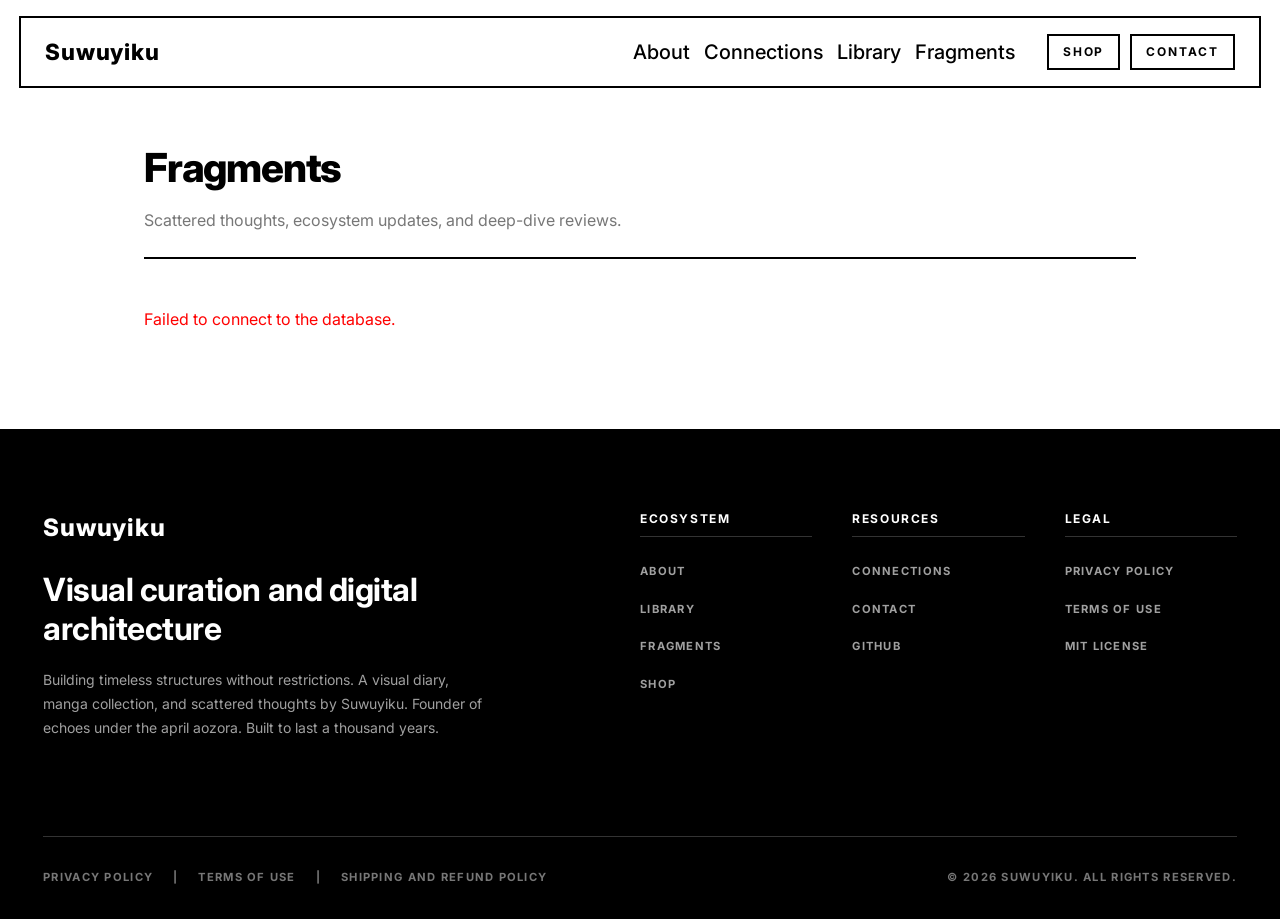
<file: fragments.html>
<!DOCTYPE html>
<html lang="en">
<head>
    <meta charset="UTF-8">
    <meta name="viewport" content="width=device-width, initial-scale=1.0">

    <!-- SEO & Google Verification -->
    <meta name="google-site-verification" content="PBP_jXkzOYsuMUxEpSyD3RMMLK9uf7czmxw5eCV5MUw" />
    <meta name="google-site-verification" content="3roOwsEGBObyATvMQgQGeNyHRKH-labRw-z3GWrNYgE" />
    <meta name="description" content="Scattered thoughts, midnight journal entries, and deep-dive visual reviews by Suwuyiku.">

    <title>Fragments • Suwuyiku</title>
    
    <link rel="icon" type="image/webp" href="assets/logo.png">
    <link rel="stylesheet" href="style.css">
    
    <link href="https://fonts.googleapis.com/css2?family=Inter:wght@400;500;600;700;800&display=swap" rel="stylesheet">
    <link rel="canonical" href="https://suwuyiku.pages.dev/fragments.html" />

    <!-- Open Graph Meta Tags -->
    <meta property="og:title" content="Fragments • Suwuyiku">
    <meta property="og:description" content="Scattered thoughts, midnight journal entries, and deep-dive visual reviews by Suwuyiku.">
    <meta property="og:image" content="https://suwuyiku.pages.dev/assets/logo.webp">
    <meta property="og:url" content="https://suwuyiku.pages.dev/fragments.html">
    <meta name="theme-color" content="#4a90e2">

    <!-- INDESTRUCTIBLE EMBEDDED CSS -->
    <style>
        .fragments-header { margin-bottom: 3rem; border-bottom: 0.125rem solid var(--kodansha-black); padding-bottom: 1.5rem; }
        .fragments-header h1 { font-size: 2.5rem; font-weight: 800; letter-spacing: -0.03em; color: var(--kodansha-black); margin-bottom: 0.5rem; }
        .fragments-header p { font-size: 1rem; color: #777777; }

        .fragment-item { padding: 2rem 0; border-bottom: 1px solid var(--border-color); cursor: pointer; transition: transform 0.3s ease, padding-left 0.3s ease; }
        .fragment-item:hover { transform: translateX(4px); padding-left: 0.5rem; }
        
        .fragment-meta { display: flex; justify-content: space-between; align-items: center; font-size: 0.75rem; color: #A0A0A0; text-transform: uppercase; letter-spacing: 0.1em; margin-bottom: 0.75rem; }
        .meta-category { font-weight: 700; color: var(--kodansha-black); }
        
        .fragment-title { font-size: 1.5rem; font-weight: 700; color: var(--kodansha-black); line-height: 1.3; transition: color 0.2s ease; }
        .fragment-item:hover .fragment-title { color: var(--hover-gray); }

        #fragments-canvas { display: none; animation: fadeIn 0.5s ease forwards; }
        @keyframes fadeIn { from { opacity: 0; transform: translateY(10px); } to { opacity: 1; transform: translateY(0); } }
        
        .btn-back { display: inline-flex; align-items: center; gap: 0.5rem; background: none; border: none; font-family: 'Inter', sans-serif; font-size: 0.85rem; font-weight: 600; text-transform: uppercase; letter-spacing: 0.05em; color: #777777; cursor: pointer; margin-bottom: 3rem; transition: color 0.2s ease; }
        .btn-back:hover { color: var(--kodansha-black); }
        
        .canvas-title { font-size: 2.2rem; font-weight: 800; letter-spacing: -0.02em; line-height: 1.2; margin-bottom: 1rem; }
        .canvas-body { margin-top: 3rem; font-size: 1.1rem; line-height: 1.8; color: #222222; min-height: 30vh; overflow-wrap: break-word; word-wrap: break-word; }
        .canvas-body p { margin-bottom: 1.75rem; }
        .canvas-body h2, .canvas-body h3 { font-weight: 800; margin: 2.5rem 0 1rem 0; color: var(--kodansha-black); }
        
        .image-skeleton { background: #f4f4f4; border-radius: 6px; margin: 2.5rem auto; text-align: center; overflow: hidden; box-shadow: 0 4px 20px rgba(0,0,0,0.06); }
        .canvas-image { width: 100%; height: auto; display: block; opacity: 0; transition: opacity 0.5s ease-in; margin: 0; }

        .spark-container { margin-top: 5rem; padding-top: 3rem; border-top: 1px solid var(--border-color); display: flex; flex-direction: column; align-items: center; gap: 0.75rem; position: relative; }
        .spark-intro { font-size: 0.85rem; color: #A0A0A0; font-style: italic; margin-top: 1rem; letter-spacing: 0.02em; text-align: center; }
        
        .btn-spark { background: none; border: none; font-size: 2rem; color: #DDDDDD; cursor: pointer; transition: color 0.3s ease; position: relative; z-index: 10; }
        .btn-spark:hover:not(:disabled) { color: var(--hover-gray); }
        .btn-spark.active { color: var(--kodansha-black); }
        .btn-spark:disabled { cursor: default; }
        
        @keyframes sparkBurst {
            0% { transform: scale(1); text-shadow: 0 0 0px rgba(0,0,0,0); }
            50% { transform: scale(1.4); text-shadow: 0 0 20px rgba(0,0,0,0.4); color: var(--kodansha-black); }
            100% { transform: scale(1.1); text-shadow: 0 0 5px rgba(0,0,0,0.1); color: var(--kodansha-black); }
        }
        .btn-spark.animating { animation: sparkBurst 0.5s ease forwards; }

        .spark-count { font-size: 0.85rem; font-weight: 600; color: #A0A0A0; letter-spacing: 0.05em; }

        .particle {
            position: fixed; pointer-events: none; width: 5px; height: 5px; background-color: var(--kodansha-black); border-radius: 50%; z-index: 9999; animation: shoot 0.6s cubic-bezier(0.1, 0.8, 0.3, 1) forwards;
        }
        @keyframes shoot {
            0% { transform: translate(0, 0) scale(1); opacity: 1; }
            100% { transform: translate(var(--tx), var(--ty)) scale(0); opacity: 0; }
        }

        @media (max-width: 48rem) {
            .fragments-header { margin-bottom: 2rem; padding-bottom: 1.25rem; }
            .fragments-header h1 { font-size: 2rem; }
            .canvas-title { font-size: 1.8rem; }
            .canvas-body { font-size: 1.05rem; margin-top: 2rem; }
            .fragment-meta { flex-direction: column; align-items: flex-start; gap: 0.25rem; }
            .fragment-title { font-size: 1.25rem; }
            .fragment-item { padding: 1.5rem 0; }
            .fragment-item:hover { transform: none; padding-left: 0; }
        }
    </style>
</head>
<body>

    <nav class="top-nav">
        <div class="nav-left"><a href="index.html" style="text-decoration: none;"><span class="logo-text">Suwuyiku</span></a></div>
        <div class="nav-right">
            <ul class="nav-links">
                <li><a href="about.html">About</a></li>
                <li><a href="connections.html">Connections</a></li>
                <li><a href="library.html">Library</a></li>
                <li><a href="fragments.html">Fragments</a></li>
            </ul>
            <div class="nav-actions">
                <a href="https://suwuyiku.pages.dev/shop" class="btn-action">SHOP</a>
                <a href="contact.html" class="btn-action">CONTACT</a>
            </div>
            <button class="hamburger-btn" aria-label="Open Menu"><span class="bar"></span><span class="bar"></span><span class="bar"></span></button>
        </div>
    </nav>

    <div class="mobile-sidebar">
        <div class="sidebar-header"><a href="index.html" class="sidebar-logo" style="text-decoration: none;">Suwuyiku</a><button class="close-sidebar-btn">&times;</button></div>
        <div class="sidebar-menu-container">
            <ul class="sidebar-links">
                <li><a href="index.html">Home</a></li>
                <li><a href="about.html">About</a></li>
                <li><a href="connections.html">Connections</a></li>
                <li><a href="library.html">Library</a></li>
                <li><a href="fragments.html">Fragments</a></li>
            </ul>
            <div class="sidebar-actions">
                <a href="https://suwuyiku.pages.dev/shop" class="sidebar-btn-action">SHOP</a>
                <a href="contact.html" class="sidebar-btn-action">CONTACT</a>
            </div>
        </div>
        <div class="sidebar-footer"><span class="copyright">&copy; 2026 SUWUYIKU. ALL RIGHTS RESERVED.</span></div>
    </div>
    <div class="sidebar-overlay"></div>

    <main class="contact-page-wrapper">
        
        <div id="fragments-index">
            <div class="fragments-header">
                <h1>Fragments</h1>
                <p>Scattered thoughts, ecosystem updates, and deep-dive reviews.</p>
            </div>
            <div id="index-container">
                <p style="color: #A0A0A0; font-size: 0.9rem; padding: 2rem 0;">Synchronizing with ecosystem...</p>
            </div>
        </div>

        <div id="fragments-canvas">
            <button class="btn-back" onclick="closeCanvas()">
                <svg width="16" height="16" viewBox="0 0 24 24" fill="none" stroke="currentColor" stroke-width="2" stroke-linecap="round" stroke-linejoin="round"><line x1="19" y1="12" x2="5" y2="12"></line><polyline points="12 19 5 12 12 5"></polyline></svg>
                Return to Fragments
            </button>

            <div class="fragment-meta" style="margin-bottom: 1.5rem;">
                <span class="meta-category" id="canvas-category">...</span>
                <span id="canvas-date">...</span>
            </div>
            
            <h1 class="canvas-title" id="canvas-title">...</h1>
            
            <div class="canvas-body" id="canvas-body">
                <p>Loading text...</p>
            </div>

            <div class="spark-container">
                <button class="btn-spark" id="spark-btn" onclick="triggerSpark(event)" aria-label="Spark this fragment">✦</button>
                <span class="spark-count" id="spark-counter">...</span>
                <p class="spark-intro">If this resonated with you, leave a spark.</p>
            </div>
        </div>

    </main>

    <footer class="site-footer">
        <div class="footer-top">
            <div class="footer-brand">
                <span class="logo-text footer-logo">Suwuyiku</span>
                <h2>Visual curation and digital architecture</h2>
                <p>Building timeless structures without restrictions. A visual diary, manga collection, and scattered thoughts by Suwuyiku. Founder of echoes under the april aozora. Built to last a thousand years.</p>
            </div>

            <div class="footer-links">
                <div class="link-column">
                    <h3>Ecosystem</h3>
                    <ul>
                        <li><a href="about.html">About</a></li>
                        <li><a href="library.html">Library</a></li>
                        <li><a href="fragments.html">Fragments</a></li>
                        <li><a href="https://suwuyiku.pages.dev/shop">Shop</a></li>
                    </ul>
                </div>
                
                <div class="link-column">
                    <h3>Resources</h3>
                    <ul>
                        <li><a href="connections.html">Connections</a></li>
                        <li><a href="contact.html">Contact</a></li>
                        <li><a href="https://github.com/Suwuyiku">GitHub</a></li>
                    </ul>
                </div>

                <div class="link-column">
                    <h3>Legal</h3>
                    <ul>
                        <li><a href="legal/privacy-policy.html">Privacy Policy</a></li>
                        <li><a href="legal/terms-of-use.html">Terms of Use</a></li>
                        <li><a href="https://github.com/Suwuyiku/suwuyiku/blob/main/LICENSE">MIT License</a></li>
                    </ul>
                </div>
            </div>
        </div>
        
        <div class="footer-bottom">
            <div class="footer-bottom-links">
                <a href="legal/privacy-policy.html">Privacy Policy</a>
                <span class="divider">|</span>
                <a href="legal/terms-of-use.html">Terms of Use</a>
                <span class="divider">|</span>
                <a href="legal/shipping-and-refund.html">Shipping and Refund Policy</a>
            </div>
            <div class="copyright">&copy; 2026 Suwuyiku. All Rights Reserved.</div>
        </div>
    </footer>

    <script>
        const API_URL = "https://api.suwuyiku.workers.dev";

        const indexView = document.getElementById('fragments-index');
        const canvasView = document.getElementById('fragments-canvas');
        const indexContainer = document.getElementById('index-container');
        const canvasTitle = document.getElementById('canvas-title');
        const canvasDate = document.getElementById('canvas-date');
        const canvasCategory = document.getElementById('canvas-category');
        const canvasBody = document.getElementById('canvas-body');
        const sparkCounter = document.getElementById('spark-counter');
        const sparkBtn = document.getElementById('spark-btn');

        let isSparked = false;
        let isProcessing = false;
        let currentPostId = null; 

        async function fetchIndex() {
            try {
                const response = await fetch(`${API_URL}/posts`);
                const data = await response.json();
                indexContainer.innerHTML = ''; 

                data.results.forEach(post => {
                    const title = post.properties.Title.title[0]?.plain_text || "Untitled";
                    const category = post.properties.Category.rich_text[0]?.plain_text || "Uncategorized";
                    
                    const rawDate = post.properties.Time?.date?.start || post.properties.Time?.created_time || post.created_time;
                    
                    let formattedDate = "Unknown Time";
                    if (rawDate) {
                        const dateObj = new Date(rawDate);
                        formattedDate = dateObj.toLocaleDateString('en-US', { month: 'long', day: 'numeric', year: 'numeric' }) 
                                      + " • " + 
                                      dateObj.toLocaleTimeString('en-US', { hour: 'numeric', minute: '2-digit' });
                    }

                    const item = document.createElement('div');
                    item.className = 'fragment-item';
                    item.onclick = () => openCanvas(post.id, title, category, formattedDate);
                    
                    item.innerHTML = `
                        <div class="fragment-meta">
                            <span class="meta-category">${category}</span>
                            <span>${formattedDate}</span>
                        </div>
                        <div class="fragment-title">${title}</div>
                    `;
                    indexContainer.appendChild(item);
                });
            } catch (error) {
                indexContainer.innerHTML = '<p style="color: red;">Failed to connect to the database.</p>';
            }
        }

        async function openCanvas(pageId, title, category, date) {
            currentPostId = pageId; 
            
            indexView.style.display = 'none';
            canvasView.style.display = 'block';
            window.scrollTo({ top: 0, behavior: 'smooth' });

            canvasTitle.textContent = title;
            canvasCategory.textContent = category;
            canvasDate.textContent = date;
            canvasBody.innerHTML = '<p style="color: #A0A0A0;">Loading content...</p>';

            setupSparks(pageId); 

            try {
                const response = await fetch(`${API_URL}/content?id=${pageId}`);
                const data = await response.json();
                canvasBody.innerHTML = ''; 

                data.results.forEach(block => {
                    if (block.type === 'paragraph') {
                        const text = block.paragraph.rich_text.map(t => t.plain_text).join("");
                        if(text) canvasBody.innerHTML += `<p>${text}</p>`;
                        else canvasBody.innerHTML += `<br>`;
                    } 
                    else if (block.type === 'heading_2' || block.type === 'heading_3') {
                        const text = block[block.type].rich_text.map(t => t.plain_text).join("");
                        canvasBody.innerHTML += `<h3>${text}</h3>`;
                    }
                    else if (block.type === 'image') {
                        const imageUrl = block.image.type === 'external' ? block.image.external.url : block.image.file.url;
                        canvasBody.innerHTML += `
                            <div class="image-skeleton">
                                <img src="${imageUrl}" class="canvas-image" loading="lazy" decoding="async" onload="this.style.opacity=1" draggable="false" oncontextmenu="return false;">
                            </div>
                        `;
                    }
                });
            } catch (error) {
                canvasBody.innerHTML = '<p style="color: red;">Failed to load content.</p>';
            }
        }

        function closeCanvas() {
            canvasView.style.display = 'none';
            indexView.style.display = 'block';
            currentPostId = null;
            window.scrollTo({ top: 0, behavior: 'smooth' });
        }

        async function setupSparks(pageId) {
            sparkBtn.classList.remove('animating');
            sparkBtn.disabled = false;
            sparkCounter.textContent = "...";

            try {
                const response = await fetch(`${API_URL}/sparks?id=${pageId}`);
                const data = await response.json();
                
                sparkCounter.textContent = data.sparks;
                isSparked = data.hasSparked; 

                if (isSparked) {
                    sparkBtn.classList.add('active');
                } else {
                    sparkBtn.classList.remove('active');
                }
            } catch (error) {
                sparkCounter.textContent = "0";
            }
        }

        function createParticles(x, y) {
            for (let i = 0; i < 8; i++) {
                const particle = document.createElement('div');
                particle.className = 'particle';
                document.body.appendChild(particle);

                const angle = Math.random() * Math.PI * 2;
                const distance = Math.random() * 40 + 20; 
                const tx = Math.cos(angle) * distance;
                const ty = Math.sin(angle) * distance;

                particle.style.left = x + 'px';
                particle.style.top = y + 'px';
                particle.style.setProperty('--tx', tx + 'px');
                particle.style.setProperty('--ty', ty + 'px');

                setTimeout(() => particle.remove(), 600);
            }
        }

        async function triggerSpark(e) {
            if (isProcessing || !currentPostId) return;
            isProcessing = true;
            sparkBtn.disabled = true;

            if (!isSparked) {
                sparkBtn.classList.remove('animating');
                void sparkBtn.offsetWidth; 
                sparkBtn.classList.add('animating');
                if (e) createParticles(e.clientX, e.clientY);
            }

            try {
                const response = await fetch(`${API_URL}/sparks`, { 
                    method: "POST",
                    headers: { "Content-Type": "application/json" },
                    body: JSON.stringify({ 
                        action: isSparked ? "remove" : "add",
                        id: currentPostId 
                    })
                });
                const data = await response.json();
                
                sparkCounter.textContent = data.sparks;
                isSparked = data.hasSparked;

                if (isSparked) {
                    sparkBtn.classList.add('active');
                } else {
                    sparkBtn.classList.remove('active');
                    sparkBtn.classList.remove('animating');
                }
            } catch (error) {
                console.error("Failed to sync spark:", error);
            }

            setTimeout(() => {
                isProcessing = false;
                sparkBtn.disabled = false;
            }, 500);
        }

        document.addEventListener("DOMContentLoaded", () => {
            const hamburger = document.querySelector('.hamburger-btn');
            const sidebar = document.querySelector('.mobile-sidebar');
            const overlay = document.querySelector('.sidebar-overlay');
            const closeBtn = document.querySelector('.close-sidebar-btn');

            if (hamburger && sidebar && overlay && closeBtn) {
                function toggleMenu() {
                    sidebar.classList.toggle('active');
                    overlay.classList.toggle('active');
                    document.body.classList.toggle('no-scroll'); 
                }
                hamburger.addEventListener('click', toggleMenu);
                closeBtn.addEventListener('click', toggleMenu);
                overlay.addEventListener('click', toggleMenu);
            }

            fetchIndex();
        });
    </script>
</body>
</html>
</file>
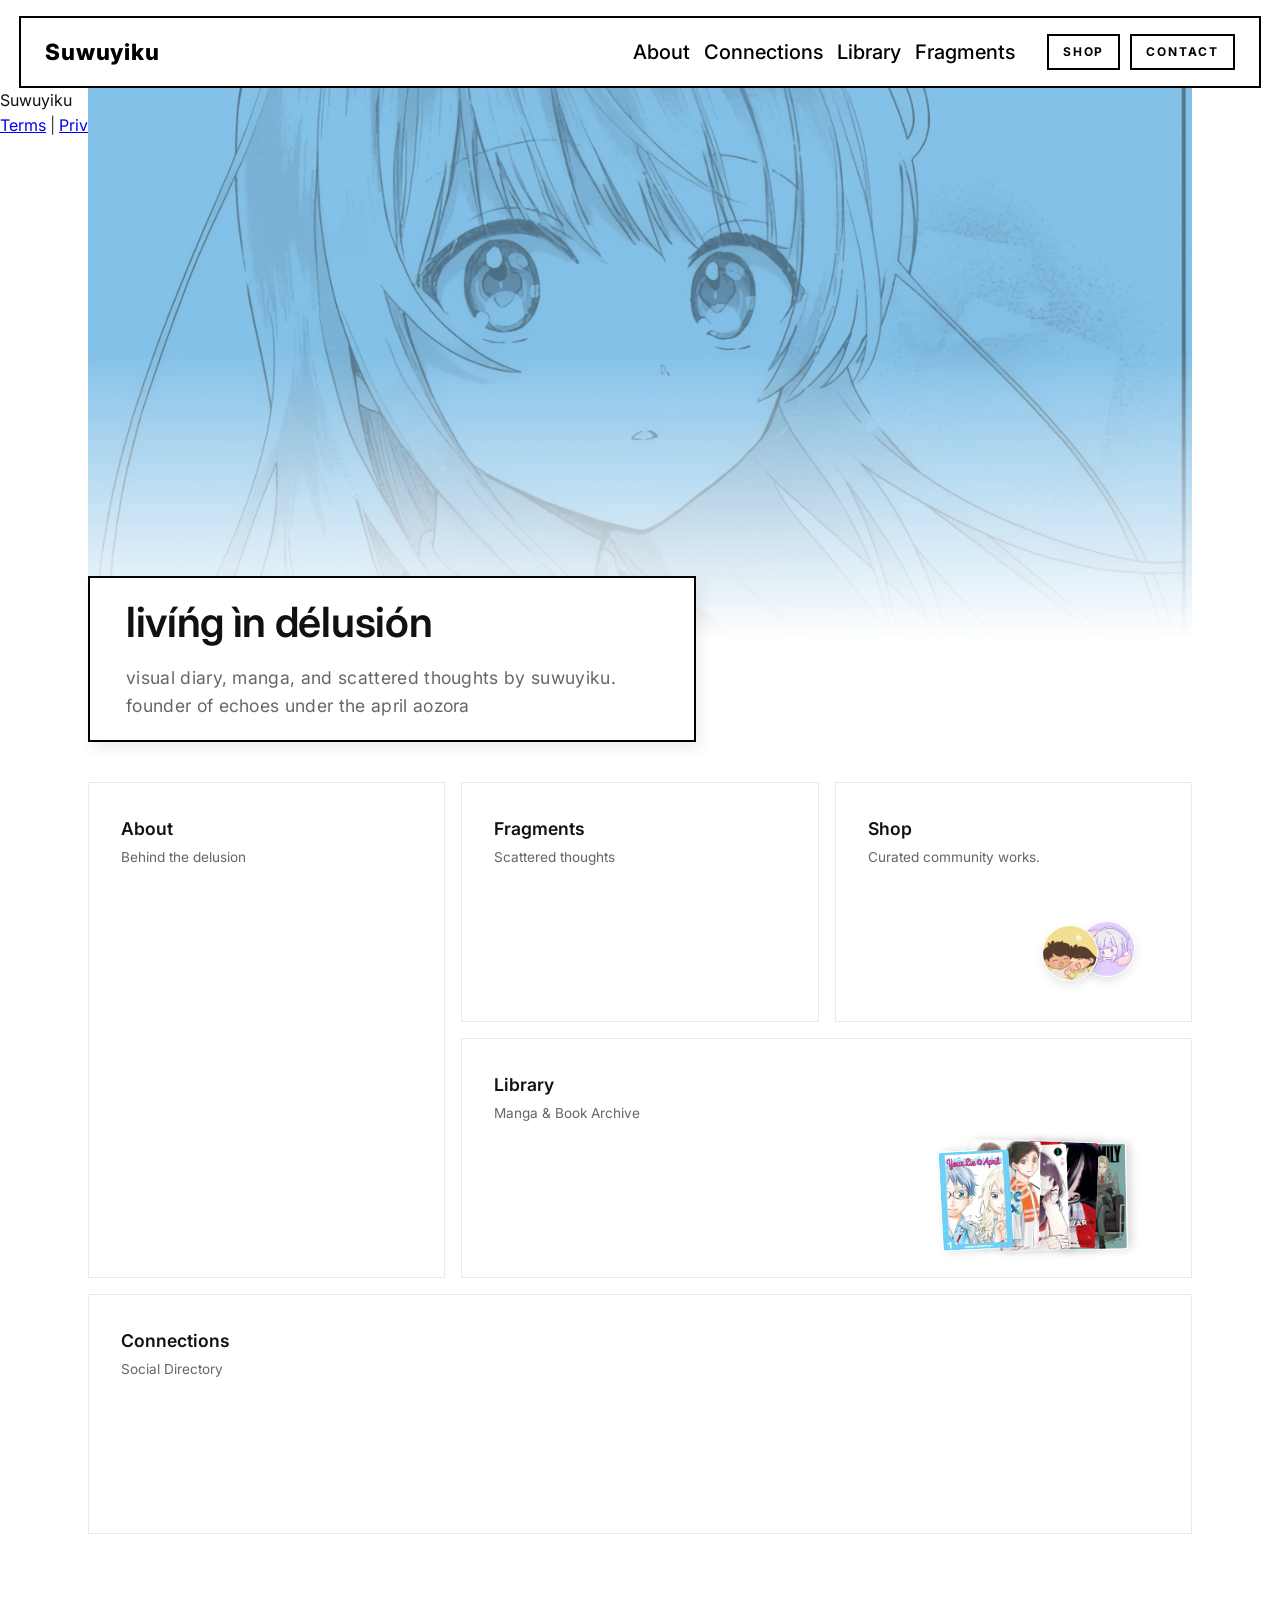
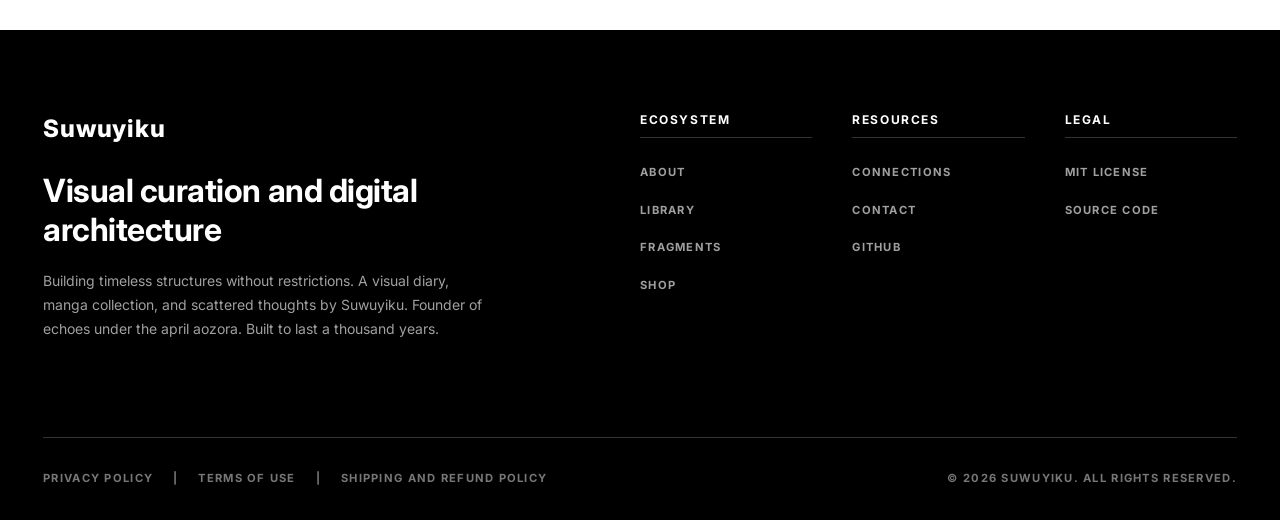
<file: home.html>
<!DOCTYPE html>
<html lang="en">
<head>
    <meta charset="UTF-8">
    <meta name="viewport" content="width=device-width, initial-scale=1.0">
    
    <!-- SEO & Google Verification -->
    <!-- Cloudflare Verification -->
    <meta name="google-site-verification" content="PBP_jXkzOYsuMUxEpSyD3RMMLK9uf7czmxw5eCV5MUw" />
    <!-- GitHub Verification -->
    <meta name="google-site-verification" content="3roOwsEGBObyATvMQgQGeNyHRKH-labRw-z3GWrNYgE" />
    <meta name="description" content="Building timeless structures without restrictions. A visual diary, manga collection, and scattered thoughts by Suwuyiku. Founder of echoes under the april aozora. Built to last a thousand years.">

    <title>Suwuyiku • Visual Diary</title>
    
    <!-- Tab Favicon Icon -->
    <link rel="icon" type="image/webp" href="assets/logo.webp">

    <!-- Open Graph Meta Tags -->
    <meta property="og:title" content="livíńg ìn délusión. ݁₊ ⊹ . ݁˖ . ݁">
    <meta property="og:description" content="Building timeless structures without restrictions. A visual diary, manga collection, and scattered thoughts by Suwuyiku. Founder of echoes under the april aozora. Built to last a thousand years.">
    <meta property="og:image" content="https://suwuyiku.github.io/assets/logo.webp">
    <meta property="og:url" content="https://suwuyiku.github.io">
    <meta name="theme-color" content="#4a90e2">

    <!-- Stylesheet -->
    <link rel="stylesheet" href="style.css">
    
    <!-- Inter Font -->
    <link href="https://fonts.googleapis.com/css2?family=Inter:wght@400;500;600;700;800&display=swap" rel="stylesheet">
    
    <!-- Manga Cover Replica Fonts -->
    <link href="https://fonts.googleapis.com/css2?family=Bebas+Neue&family=Caveat:wght@700&family=Fredoka:wght@600&family=Sniglet&family=Teko:wght@600&display=swap" rel="stylesheet">
    
</head>
<body>

    <!-- Strict Kodansha-Style Navigation Bar -->
    <nav class="top-nav">
        <div class="nav-left">
            <a href="home.html" style="text-decoration: none;"><span class="logo-text">Suwuyiku</span></a>
        </div>

        <div class="nav-right">
            <ul class="nav-links">
                <li><a href="about.html">About</a></li>
                <li><a href="connections.html">Connections</a></li>
                <li><a href="library.html">Library</a></li>
                <li><a href="fragments.html">Fragments</a></li>
            </ul>
            
            <div class="nav-actions">
                <a href="https://suwuyiku.pages.dev/shop" class="btn-action">SHOP</a>
                <a href="contact.html" class="btn-action">CONTACT</a>
            </div>

            <!-- The 3-Line Hamburger Button (Mobile Only) -->
            <button class="hamburger-btn" aria-label="Open Menu">
                <span class="bar"></span>
                <span class="bar"></span>
                <span class="bar"></span>
            </button>
        </div>
    </nav>

    <!-- The Sliding Mobile Sidebar & Overlay -->
    <div class="mobile-sidebar">
        <button class="close-sidebar-btn" aria-label="Close Menu">&times;</button>
        
        <!-- Main Links & Actions -->
        <div class="sidebar-menu-container">
            <ul class="sidebar-links">
                <li><a href="home.html">Home</a></li> <!-- NEW: The Home Button -->
                <li><a href="about.html">About</a></li>
                <li><a href="connections.html">Connections</a></li>
                <li><a href="library.html">Library</a></li>
                <li><a href="fragments.html">Fragments</a></li>
            </ul>
            
            <div class="sidebar-actions">
                <a href="https://suwuyiku.pages.dev/shop" class="sidebar-btn-action">SHOP</a>
                <a href="contact.html" class="sidebar-btn-action">CONTACT</a>
            </div>
        </div>

        <!-- The Black Branding Footer -->
        <div class="sidebar-footer">
            <span class="copyright">&copy; 2026 SUWUYIKU. ALL RIGHTS RESERVED.</span>
        </div>
    </div>
    <div class="sidebar-overlay"></div>

        <!-- The Black Branding Footer -->
        <div class="sidebar-footer">
            <span class="brand">Suwuyiku</span>
            <div>
                <a href="legal/terms-of-use.html">Terms</a>
                <span style="color: #444;">|</span>
                <a href="legal/privacy-policy.html">Privacy</a>
            </div>
        </div>
    </div>
    <div class="sidebar-overlay"></div>

    <!-- The Vision (Hero Section with Kodansha Box) -->
    <header class="hero">
        
        <!-- Full-Width Edge-to-Edge Banner Engine -->
        <div class="hero-anime-banner">
            
            <!-- The Image (Locked Down) -->
            <img src="assets/Banner/mahirushiina.webp" alt="Mahiru Shiina" class="hero-tint-img protected-img" draggable="false" oncontextmenu="return false;">
            
            <!-- Anti-Theft Invisible Shield -->
            <div class="image-shield" oncontextmenu="return false;"></div>
            
        </div>

        <!-- The Kodansha Editorial White Box -->
        <div class="hero-content">
            <h1>livíńg ìn délusión</h1>
            <h2>visual diary, manga, and scattered thoughts by <span class="name-glow">suwuyiku</span>. founder of echoes under the april aozora</h2>
        </div>
        
    </header>
    
    <!-- Structured Bento Dashboard -->
    <main class="bento-container">
        
        <!-- Main Project Hub -->
        <a href="about.html" class="bento-card card-large">
            <div class="card-content">
                <h2>About</h2>
                <p>Behind the delusion</p>
            </div>
        </a>
        
        <!-- The Core: Journal -->
        <a href="fragments.html" class="bento-card">
            <div class="card-content">
                <h2>Fragments</h2>
                <p>Scattered thoughts</p>
            </div>
        </a>

        <!-- Commerce (Updated to point to external shop) -->
        <a href="https://suwuyiku.pages.dev/shop" class="bento-card shop-card-special">
            <div class="card-content">
                <h2>Shop 
                    <span class="dynamic-creator-title">
                        <span class="dash">— </span>
                        <span class="creator-name creator-1">Cosy Tales Art Studios</span>
                        <span class="creator-name creator-2">Zodingdi</span>
                    </span>
                </h2>
                <p>Curated community works.</p>
            </div>
            
            <!-- Creator Recommendation Avatars -->
            <div class="shop-creator-avatars">
                <img src="assets/Shoplogo/cosytalesartstudios.webp" alt="Cosy Tales Art Studios" class="creator-avatar protected-img" loading="lazy" draggable="false" oncontextmenu="return false;">
                <img src="assets/Shoplogo/zodingdi.webp" alt="Zodingdi" class="creator-avatar protected-img" loading="lazy" draggable="false" oncontextmenu="return false;">
            </div>
        </a>

        <!-- Library -->
        <a href="library.html" class="bento-card card-large-wide library-card-special">
            <div class="card-content">
                <h2>Library 
                    <span class="dynamic-book-title">
                        <span class="dash">— </span>
                        <span class="book-title title-1"><span class="eng">Your Lie in April</span> <span class="jp">/ 四月は君の嘘</span></span>
                        <span class="book-title title-2"><span class="eng">Blue Box</span> <span class="jp">/ アオのハコ</span></span>
                        <span class="book-title title-3"><span class="eng">Kubo Won't Let Me Be Invisible</span> <span class="jp">/ 久保さんは僕を許さない</span></span>
                        <span class="book-title title-4"><span class="eng">KAGUYA-SAMA: LOVE IS WAR</span> <span class="jp">/ かぐや様は告らせたい</span></span>
                        <span class="book-title title-5"><span class="eng">SPY x FAMILY</span> <span class="jp">/ スパイファミリー</span></span>
                    </span>
                </h2>
                <p>Manga & Book Archive</p>
            </div>
            
            <!-- Miniature Stack Preview (Lazy Loaded & Locked) -->
            <div class="mini-manga-stack">
                <img src="assets/Library/YourLieinAprilVolume1.webp" alt="Your Lie in April" class="mini-manga protected-img" loading="lazy" draggable="false" oncontextmenu="return false;">
                <img src="assets/Library/BlueBoxVol1.webp" alt="Blue Box" class="mini-manga protected-img" loading="lazy" draggable="false" oncontextmenu="return false;">
                <img src="assets/Library/KuboWontLetMeBeInvisibleVol1.webp" alt="Kubo" class="mini-manga protected-img" loading="lazy" draggable="false" oncontextmenu="return false;">
                <img src="assets/Library/Kaguya-samaLoveIsWarVol1.webp" alt="Kaguya-sama" class="mini-manga protected-img" loading="lazy" draggable="false" oncontextmenu="return false;">
                <img src="assets/Library/SpyxFamilyVol1.webp" alt="Spy x Family" class="mini-manga protected-img" loading="lazy" draggable="false" oncontextmenu="return false;">
            </div>
        </a>

        <!-- Socials/Connections -->
        <a href="connections.html" class="bento-card card-full-wide">
            <div class="card-content">
                <h2>Connections</h2>
                <p>Social Directory</p>
            </div>
        </a>
    </main>

    <!-- Architectural Footer -->
    <footer class="site-footer">
        <div class="footer-top">
            <!-- Brand & Vision -->
            <div class="footer-brand">
                <span class="logo-text footer-logo">Suwuyiku</span>
                <h2>Visual curation and digital architecture</h2>
                <p>
                    Building timeless structures without restrictions. A visual diary, manga collection, and scattered thoughts by Suwuyiku. Founder of echoes under the april aozora. Built to last a thousand years.
                </p>
            </div>

            <!-- Footer Link Columns -->
            <div class="footer-links">
                <div class="link-column">
                    <h3>Ecosystem</h3>
                    <ul>
                        <li><a href="about.html">About</a></li>
                        <li><a href="library.html">Library</a></li>
                        <li><a href="fragments.html">Fragments</a></li>
                        <li><a href="https://suwuyiku.pages.dev/shop">Shop</a></li>
                    </ul>
                </div>
                
                <div class="link-column">
                    <h3>Resources</h3>
                    <ul>
                        <li><a href="connections.html">Connections</a></li>
                        <li><a href="contact.html">Contact</a></li>
                        <li><a href="https://github.com/Suwuyiku">GitHub</a></li>
                    </ul>
                </div>

                <div class="link-column">
                    <h3>Legal</h3>
                    <ul>
                        <li><a href="https://github.com/Suwuyiku/suwuyiku.github.io/blob/main/LICENSE">MIT License</a></li>
                        <li><a href="https://github.com/Suwuyiku/suwuyiku.github.io">Source Code</a></li>
                    </ul>
                </div>
            </div>
        </div>

        <!-- Bottom Legal & Copyright Bar -->
        <div class="footer-bottom">
            <div class="footer-bottom-links">
                <a href="legal/privacy-policy.html">Privacy Policy</a>
                <span class="divider">|</span>
                <a href="legal/terms-of-use.html">Terms of Use</a>
                <span class="divider">|</span>
                <a href="legal/shipping-and-refund.html">Shipping and Refund Policy</a>
            </div>
            <div class="copyright">
                &copy; 2026 Suwuyiku. All Rights Reserved.
            </div>
        </div>
    </footer>

    <!-- Interaction Script for Mobile Sidebar -->
    <script>
        document.addEventListener("DOMContentLoaded", () => {
            const hamburger = document.querySelector('.hamburger-btn');
            const sidebar = document.querySelector('.mobile-sidebar');
            const overlay = document.querySelector('.sidebar-overlay');
            const closeBtn = document.querySelector('.close-sidebar-btn');

            // Safety check: Only run if the mobile elements exist
            if (hamburger && sidebar && overlay && closeBtn) {
                function toggleMenu() {
                    sidebar.classList.toggle('active');
                    overlay.classList.toggle('active');
                    document.body.classList.toggle('no-scroll'); // Locks the background website in place
                }

                hamburger.addEventListener('click', toggleMenu);
                closeBtn.addEventListener('click', toggleMenu);
                overlay.addEventListener('click', toggleMenu);
            }
        });
    </script>
</body>
</html>
</file>
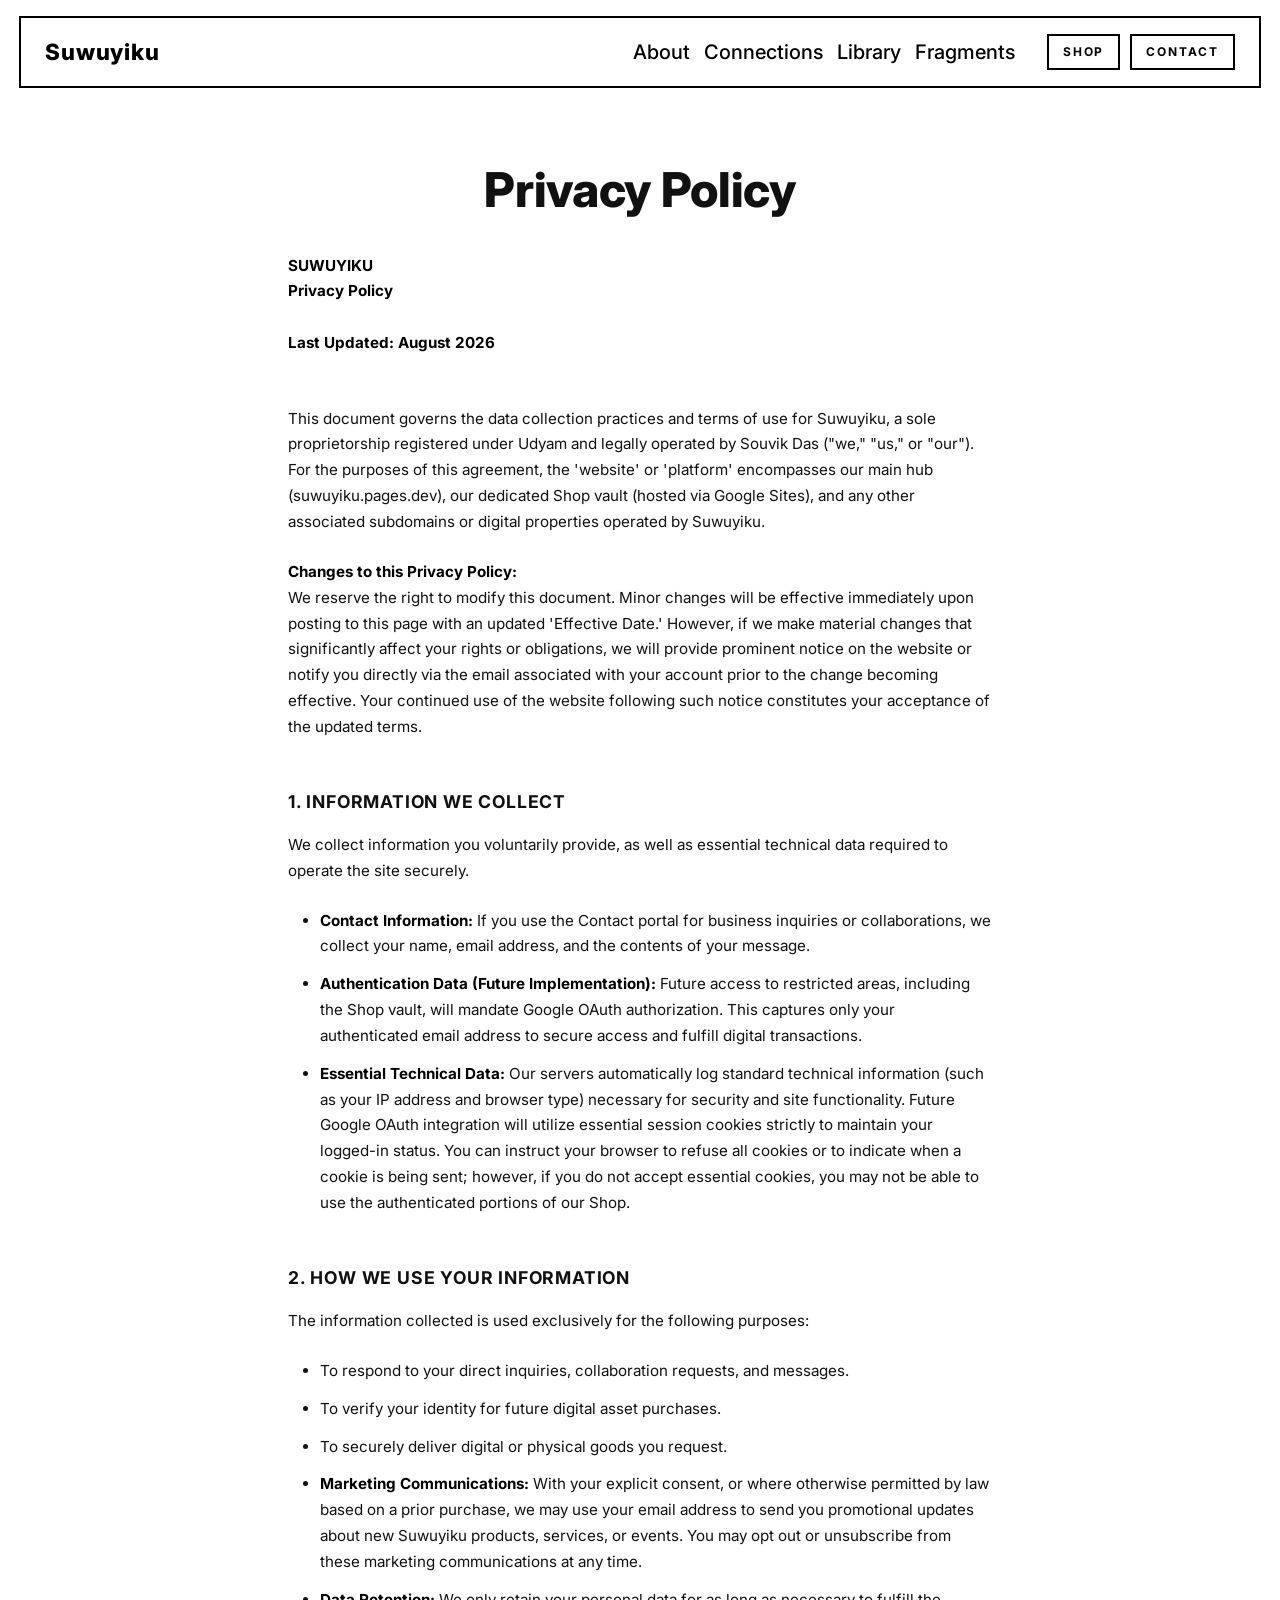
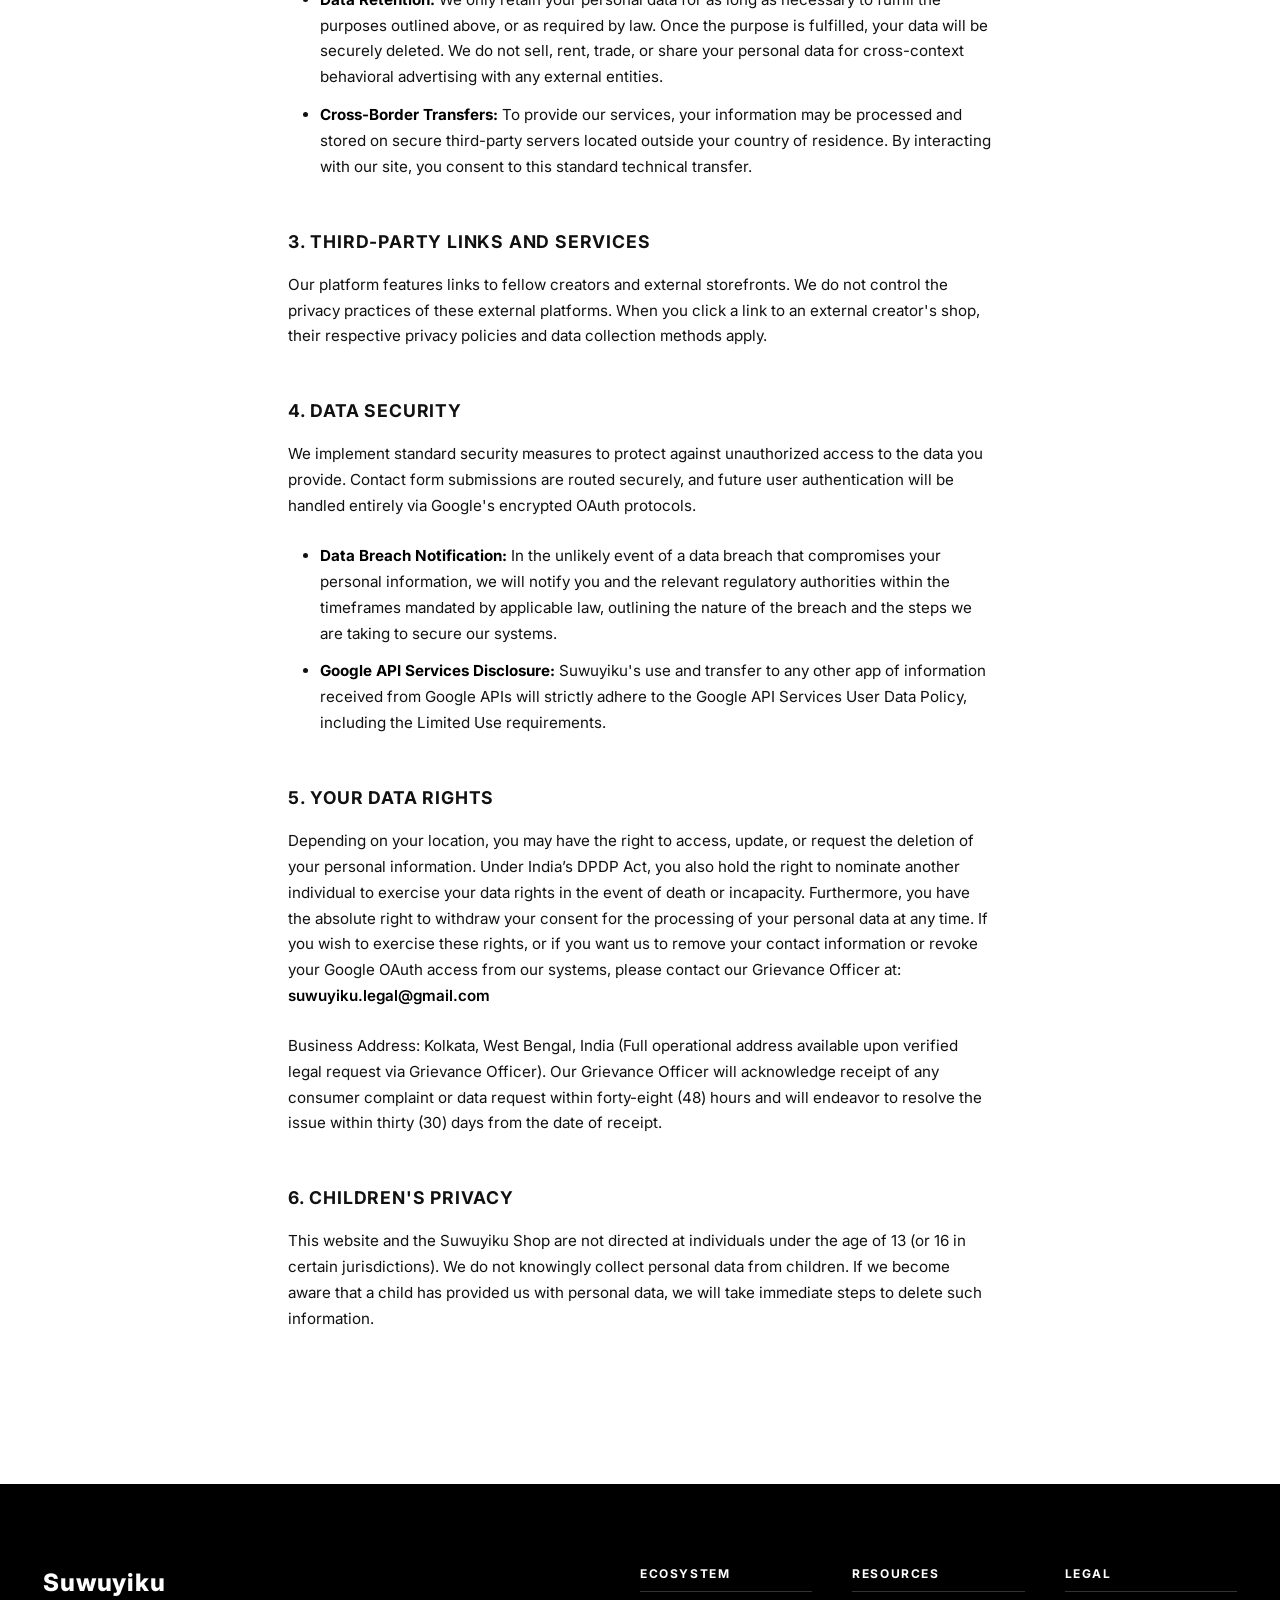
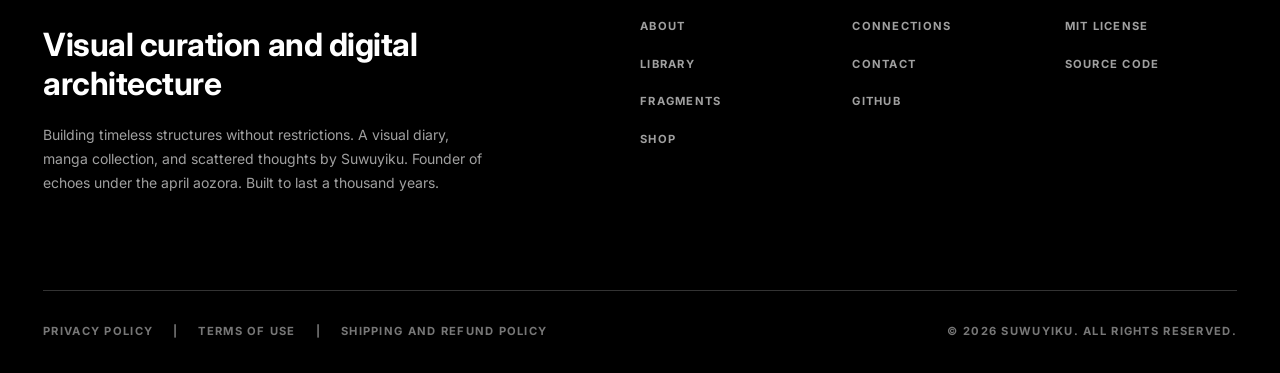
<file: legal/privacy-policy.html>
<!DOCTYPE html>
<html lang="en">
<head>
    <meta charset="UTF-8">
    <meta name="viewport" content="width=device-width, initial-scale=1.0">

    <!-- SEO & Google Verification -->
    <!-- Cloudflare Verification -->
    <meta name="google-site-verification" content="PBP_jXkzOYsuMUxEpSyD3RMMLK9uf7czmxw5eCV5MUw" />
    <meta name="description" content="Building timeless structures without restrictions. A visual diary, manga collection, and scattered thoughts by Suwuyiku. Founder of echoes under the april aozora. Built to last a thousand years.">

    <title>Privacy Policy • Suwuyiku</title>
    
    <!-- Upgraded to Root-Relative Paths -->
    <link rel="icon" type="image/webp" href="/assets/logo.png">
    <link rel="stylesheet" href="/style.css">
    
    <!-- Open Graph Meta Tags -->
    <meta property="og:title" content="livíńg ìn délusión. ݁₊ ⊹ . ݁˖ . ݁">
    <meta property="og:description" content="Building timeless structures without restrictions. A visual diary, manga collection, and scattered thoughts by Suwuyiku. Founder of echoes under the april aozora. Built to last a thousand years.">
    <meta property="og:image" content="https://suwuyiku.pages.dev/assets/logo.webp">
    <meta property="og:url" content="https://suwuyiku.pages.dev/legal/privacy-policy">
    <meta name="theme-color" content="#4a90e2">
    
    <link href="https://fonts.googleapis.com/css2?family=Inter:wght@400;500;600;700;800&display=swap" rel="stylesheet">
</head>
<body>

    <!-- Strict Kodansha-Style Navigation Bar -->
    <nav class="top-nav">
        <div class="nav-left">
            <a href="/" style="text-decoration: none;"><span class="logo-text">Suwuyiku</span></a>
        </div>

        <div class="nav-right">
            <ul class="nav-links">
                <li><a href="/about">About</a></li>
                <li><a href="/connections">Connections</a></li>
                <li><a href="/library">Library</a></li>
                <li><a href="/fragments">Fragments</a></li>
            </ul>
            
            <div class="nav-actions">
                <a href="https://suwuyiku.pages.dev/shop" class="btn-action">SHOP</a>
                <a href="/contact" class="btn-action">CONTACT</a>
            </div>

            <!-- The 3-Line Hamburger Button (Mobile Only) -->
            <button class="hamburger-btn" aria-label="Open Menu">
                <span class="bar"></span>
                <span class="bar"></span>
                <span class="bar"></span>
            </button>
        </div>
    </nav>

    <!-- The Sliding Mobile Sidebar & Overlay -->
    <div class="mobile-sidebar">
        <!-- Sidebar Header with Logo and Close Button -->
        <div class="sidebar-header">
            <a href="/" class="sidebar-logo" style="text-decoration: none;">Suwuyiku</a>
            <button class="close-sidebar-btn" aria-label="Close Menu">&times;</button>
        </div>
        
        <!-- Main Links & Actions -->
        <div class="sidebar-menu-container">
            <ul class="sidebar-links">
                <li><a href="/">Home</a></li>
                <li><a href="/about">About</a></li>
                <li><a href="/connections">Connections</a></li>
                <li><a href="/library">Library</a></li>
                <li><a href="/fragments">Fragments</a></li>
            </ul>
            
            <div class="sidebar-actions">
                <a href="https://suwuyiku.pages.dev/shop" class="sidebar-btn-action">SHOP</a>
                <a href="/contact" class="sidebar-btn-action">CONTACT</a>
            </div>
        </div>

        <!-- The Black Branding Footer (Safely locked INSIDE the sidebar) -->
        <div class="sidebar-footer">
            <span class="copyright">&copy; 2026 SUWUYIKU. ALL RIGHTS RESERVED.</span>
        </div>
    </div>
    <div class="sidebar-overlay"></div>

    <!-- LEGAL TEXT CONTAINER -->
    <main class="legal-container">
        <div class="legal-header">
            <h1>Privacy Policy</h1>
        </div>

        <div class="legal-content">
            <p>
                <strong>SUWUYIKU</strong><br>
                <strong>Privacy Policy</strong><br><br>
                <strong>Last Updated: August 2026</strong>
            </p>
            <br>
            
            <p>This document governs the data collection practices and terms of use for Suwuyiku, a sole proprietorship registered under Udyam and legally operated by Souvik Das ("we," "us," or "our"). For the purposes of this agreement, the 'website' or 'platform' encompasses our main hub (suwuyiku.pages.dev), our dedicated Shop vault (hosted via Google Sites), and any other associated subdomains or digital properties operated by Suwuyiku.</p>
            
            <p><strong>Changes to this Privacy Policy:</strong><br>
            We reserve the right to modify this document. Minor changes will be effective immediately upon posting to this page with an updated 'Effective Date.' However, if we make material changes that significantly affect your rights or obligations, we will provide prominent notice on the website or notify you directly via the email associated with your account prior to the change becoming effective. Your continued use of the website following such notice constitutes your acceptance of the updated terms.</p>

            <h2>1. Information We Collect</h2>
            <p>We collect information you voluntarily provide, as well as essential technical data required to operate the site securely.</p>
            <ul>
                <li><strong>Contact Information:</strong> If you use the Contact portal for business inquiries or collaborations, we collect your name, email address, and the contents of your message.</li>
                <li><strong>Authentication Data (Future Implementation):</strong> Future access to restricted areas, including the Shop vault, will mandate Google OAuth authorization. This captures only your authenticated email address to secure access and fulfill digital transactions.</li>
                <li><strong>Essential Technical Data:</strong> Our servers automatically log standard technical information (such as your IP address and browser type) necessary for security and site functionality. Future Google OAuth integration will utilize essential session cookies strictly to maintain your logged-in status. You can instruct your browser to refuse all cookies or to indicate when a cookie is being sent; however, if you do not accept essential cookies, you may not be able to use the authenticated portions of our Shop.</li>
            </ul>

            <h2>2. How We Use Your Information</h2>
            <p>The information collected is used exclusively for the following purposes:</p>
            <ul>
                <li>To respond to your direct inquiries, collaboration requests, and messages.</li>
                <li>To verify your identity for future digital asset purchases.</li>
                <li>To securely deliver digital or physical goods you request.</li>
                <li><strong>Marketing Communications:</strong> With your explicit consent, or where otherwise permitted by law based on a prior purchase, we may use your email address to send you promotional updates about new Suwuyiku products, services, or events. You may opt out or unsubscribe from these marketing communications at any time.</li>
                <li><strong>Data Retention:</strong> We only retain your personal data for as long as necessary to fulfill the purposes outlined above, or as required by law. Once the purpose is fulfilled, your data will be securely deleted. We do not sell, rent, trade, or share your personal data for cross-context behavioral advertising with any external entities.</li>
                <li><strong>Cross-Border Transfers:</strong> To provide our services, your information may be processed and stored on secure third-party servers located outside your country of residence. By interacting with our site, you consent to this standard technical transfer.</li>
            </ul>

            <h2>3. Third-Party Links and Services</h2>
            <p>Our platform features links to fellow creators and external storefronts. We do not control the privacy practices of these external platforms. When you click a link to an external creator's shop, their respective privacy policies and data collection methods apply.</p>

            <h2>4. Data Security</h2>
            <p>We implement standard security measures to protect against unauthorized access to the data you provide. Contact form submissions are routed securely, and future user authentication will be handled entirely via Google's encrypted OAuth protocols.</p>
            <ul>
                <li><strong>Data Breach Notification:</strong> In the unlikely event of a data breach that compromises your personal information, we will notify you and the relevant regulatory authorities within the timeframes mandated by applicable law, outlining the nature of the breach and the steps we are taking to secure our systems.</li>
                <li><strong>Google API Services Disclosure:</strong> Suwuyiku's use and transfer to any other app of information received from Google APIs will strictly adhere to the Google API Services User Data Policy, including the Limited Use requirements.</li>
            </ul>

            <h2>5. Your Data Rights</h2>
            <p>Depending on your location, you may have the right to access, update, or request the deletion of your personal information. Under India’s DPDP Act, you also hold the right to nominate another individual to exercise your data rights in the event of death or incapacity. Furthermore, you have the absolute right to withdraw your consent for the processing of your personal data at any time. If you wish to exercise these rights, or if you want us to remove your contact information or revoke your Google OAuth access from our systems, please contact our Grievance Officer at: <a href="mailto:suwuyiku.legal@gmail.com" style="text-decoration: none;">suwuyiku.legal@gmail.com</a></p>
            <p>Business Address: Kolkata, West Bengal, India (Full operational address available upon verified legal request via Grievance Officer). Our Grievance Officer will acknowledge receipt of any consumer complaint or data request within forty-eight (48) hours and will endeavor to resolve the issue within thirty (30) days from the date of receipt.</p>

            <h2>6. Children's Privacy</h2>
            <p>This website and the Suwuyiku Shop are not directed at individuals under the age of 13 (or 16 in certain jurisdictions). We do not knowingly collect personal data from children. If we become aware that a child has provided us with personal data, we will take immediate steps to delete such information.</p>
        </div>
    </main>

    <footer class="site-footer">
        <div class="footer-top">
            <div class="footer-brand">
                <span class="logo-text footer-logo">Suwuyiku</span>
                <h2>Visual curation and digital architecture</h2>
                <p>
                    Building timeless structures without restrictions. A visual diary, manga collection, and scattered thoughts by Suwuyiku. Founder of echoes under the april aozora. Built to last a thousand years.
                </p>
            </div>

            <div class="footer-links">
                <div class="link-column">
                    <h3>Ecosystem</h3>
                    <ul>
                        <li><a href="/about">About</a></li>
                        <li><a href="/library">Library</a></li>
                        <li><a href="/fragments">Fragments</a></li>
                        <li><a href="https://suwuyiku.pages.dev/shop">Shop</a></li>
                    </ul>
                </div>
                
                <div class="link-column">
                    <h3>Resources</h3>
                    <ul>
                        <li><a href="/connections">Connections</a></li>
                        <li><a href="/contact">Contact</a></li>
                        <li><a href="https://github.com/Suwuyiku">GitHub</a></li>
                    </ul>
                </div>

                <div class="link-column">
                    <h3>Legal</h3>
                    <ul>
                        <li><a href="https://github.com/Suwuyiku/suwuyiku/blob/main/LICENSE">MIT License</a></li>
                        <li><a href="https://github.com/Suwuyiku/suwuyiku">Source Code</a></li>
                    </ul>
                </div>
            </div>
        </div>

        <div class="footer-bottom">
            <div class="footer-bottom-links">
                <a href="/legal/privacy-policy">Privacy Policy</a>
                <span class="divider">|</span>
                <a href="/legal/terms-of-use">Terms of Use</a>
                <span class="divider">|</span>
                <a href="/legal/shipping-and-refund">Shipping and Refund Policy</a>
            </div>
            <div class="copyright">
                &copy; 2026 Suwuyiku. All Rights Reserved.
            </div>
        </div>
    </footer>

    <!-- Interaction Script for Mobile Sidebar -->
    <script>
        document.addEventListener("DOMContentLoaded", () => {
            const hamburger = document.querySelector('.hamburger-btn');
            const sidebar = document.querySelector('.mobile-sidebar');
            const overlay = document.querySelector('.sidebar-overlay');
            const closeBtn = document.querySelector('.close-sidebar-btn');

            // Safety check: Only run if the mobile elements exist
            if (hamburger && sidebar && overlay && closeBtn) {
                function toggleMenu() {
                    sidebar.classList.toggle('active');
                    overlay.classList.toggle('active');
                    document.body.classList.toggle('no-scroll'); // Locks the background website in place
                }

                hamburger.addEventListener('click', toggleMenu);
                closeBtn.addEventListener('click', toggleMenu);
                overlay.addEventListener('click', toggleMenu);
            }
        });
    </script>
</body>
</html>
</file>
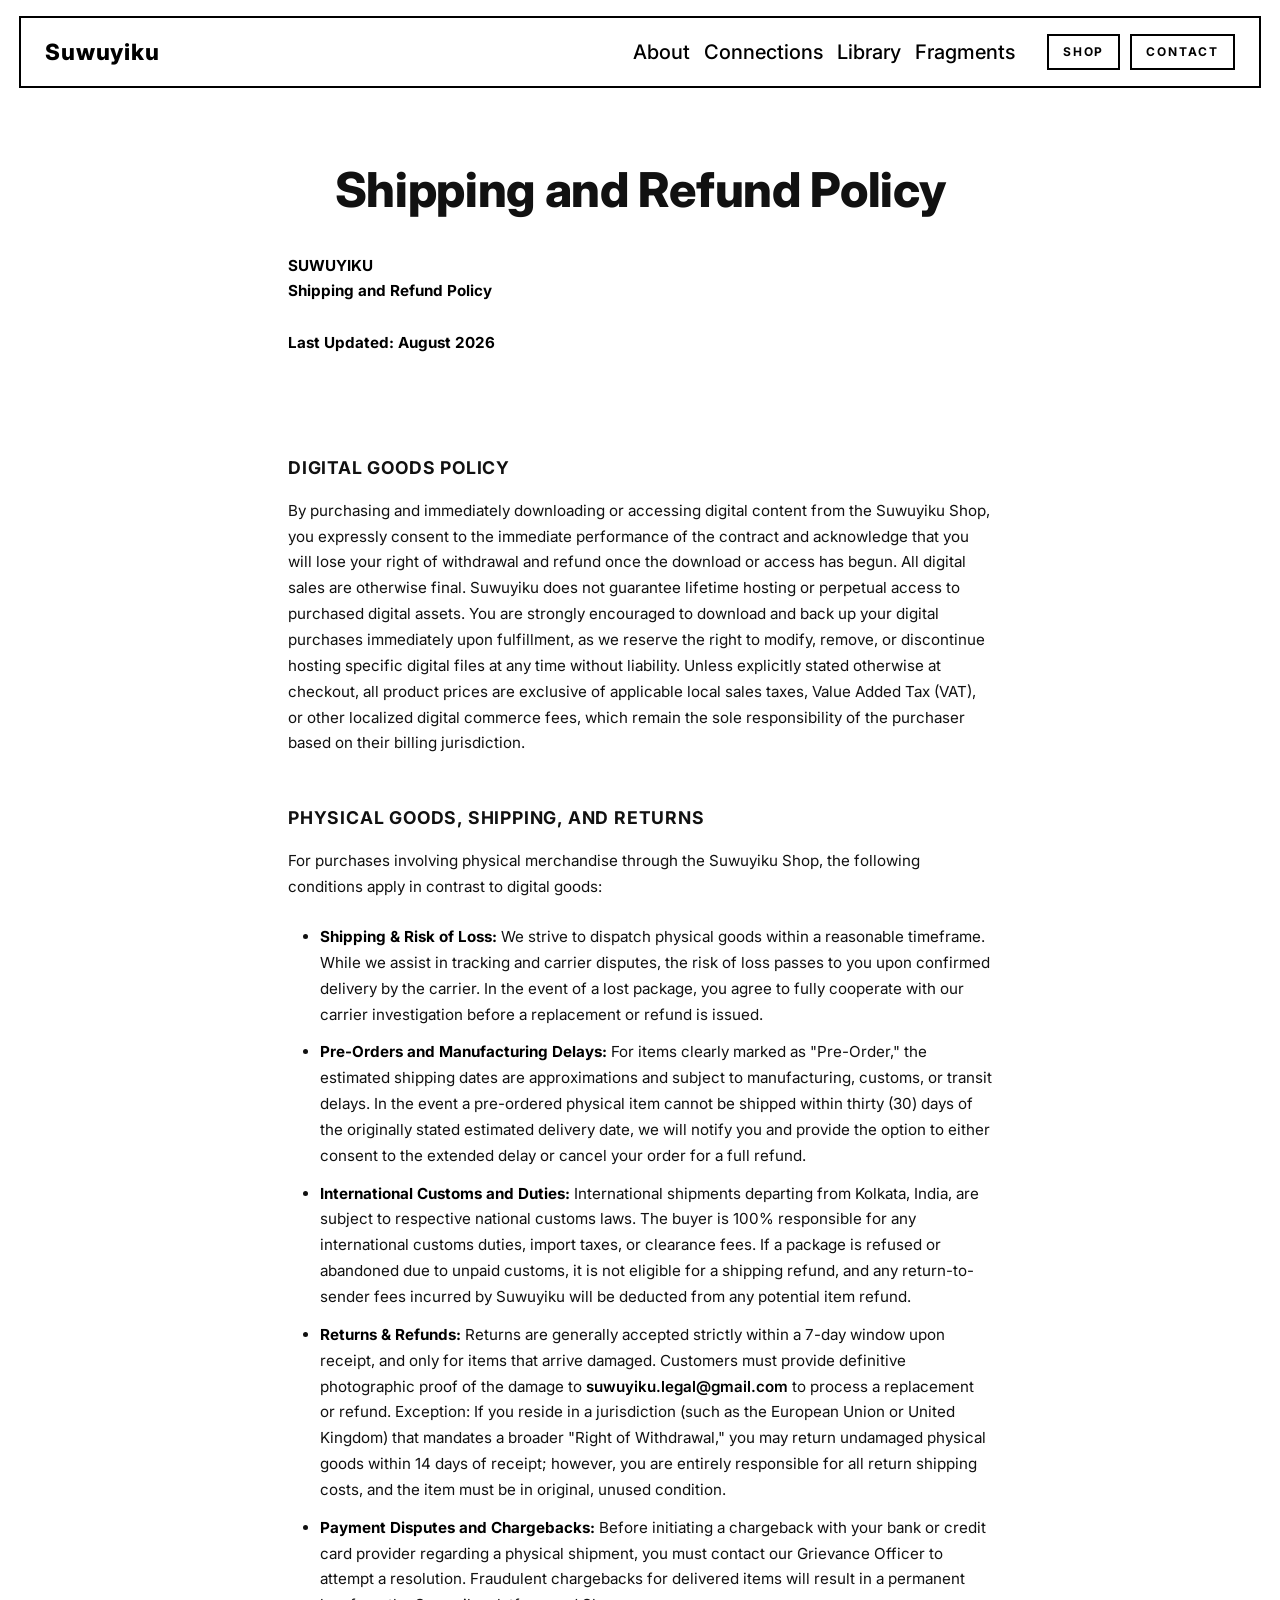
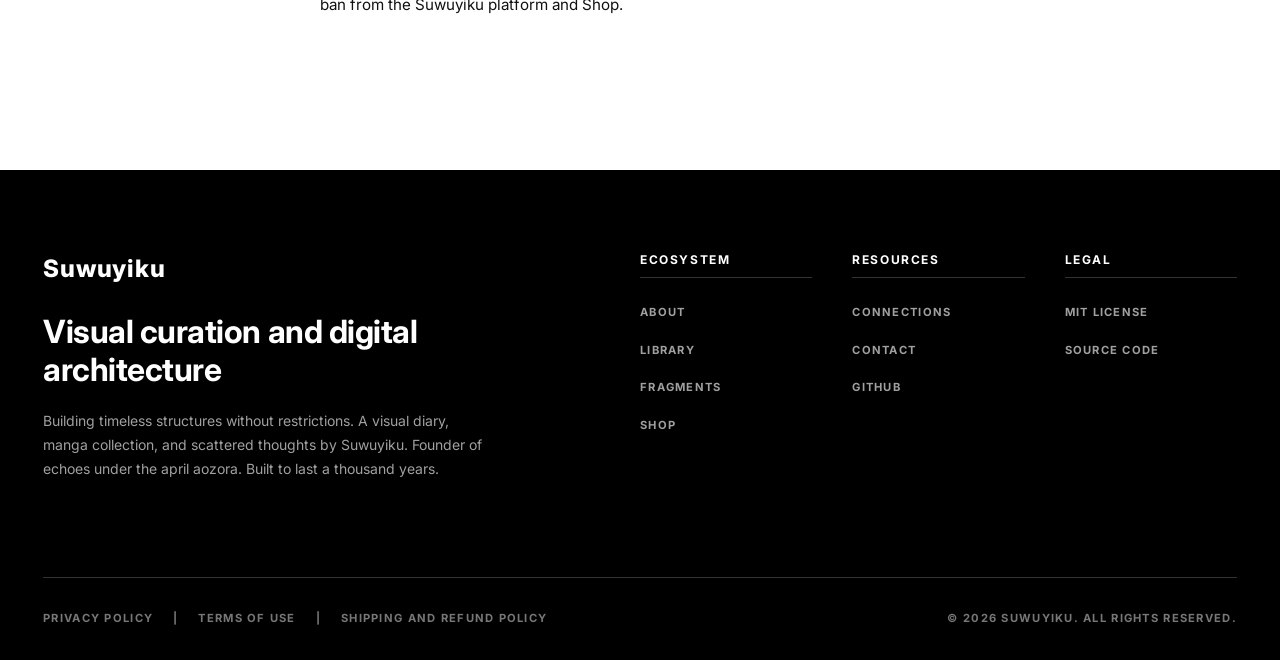
<file: legal/shipping-and-refund.html>
<!DOCTYPE html>
<html lang="en">
<head>
    <meta charset="UTF-8">
    <meta name="viewport" content="width=device-width, initial-scale=1.0">

    <!-- SEO & Google Verification -->
    <!-- Cloudflare Verification -->
    <meta name="google-site-verification" content="PBP_jXkzOYsuMUxEpSyD3RMMLK9uf7czmxw5eCV5MUw" />
    <meta name="description" content="Building timeless structures without restrictions. A visual diary, manga collection, and scattered thoughts by Suwuyiku. Founder of echoes under the april aozora. Built to last a thousand years.">

    <title>Shipping and Refund Policy • Suwuyiku</title>
    
    <!-- Upgraded to Root-Relative Paths -->
    <link rel="icon" type="image/webp" href="/assets/logo.png">
    <link rel="stylesheet" href="/style.css">
    
    <link href="https://fonts.googleapis.com/css2?family=Inter:wght@400;500;600;700;800&display=swap" rel="stylesheet">

    <!-- Open Graph Meta Tags -->
    <meta property="og:title" content="Shipping and Refund Policy • Suwuyiku">
    <meta property="og:description" content="Building timeless structures without restrictions. A visual diary, manga collection, and scattered thoughts by Suwuyiku.">
    <meta property="og:image" content="https://suwuyiku.pages.dev/assets/logo.webp">
    <meta property="og:url" content="https://suwuyiku.pages.dev/legal/shipping-and-refund">
    <meta name="theme-color" content="#4a90e2">
    
</head>
<body>

    <!-- Strict Kodansha-Style Navigation Bar -->
    <nav class="top-nav">
        <div class="nav-left">
            <a href="/" style="text-decoration: none;"><span class="logo-text">Suwuyiku</span></a>
        </div>

        <div class="nav-right">
            <ul class="nav-links">
                <li><a href="/about">About</a></li>
                <li><a href="/connections">Connections</a></li>
                <li><a href="/library">Library</a></li>
                <li><a href="/fragments">Fragments</a></li>
            </ul>
            
            <div class="nav-actions">
                <a href="https://suwuyiku.pages.dev/shop" class="btn-action">SHOP</a>
                <a href="/contact" class="btn-action">CONTACT</a>
            </div>

            <!-- The 3-Line Hamburger Button (Mobile Only) -->
            <button class="hamburger-btn" aria-label="Open Menu">
                <span class="bar"></span>
                <span class="bar"></span>
                <span class="bar"></span>
            </button>
        </div>
    </nav>

    <!-- The Sliding Mobile Sidebar & Overlay -->
    <div class="mobile-sidebar">
        <!-- Sidebar Header with Logo and Close Button -->
        <div class="sidebar-header">
            <a href="/" class="sidebar-logo" style="text-decoration: none;">Suwuyiku</a>
            <button class="close-sidebar-btn" aria-label="Close Menu">&times;</button>
        </div>
        
        <!-- Main Links & Actions -->
        <div class="sidebar-menu-container">
            <ul class="sidebar-links">
                <li><a href="/">Home</a></li>
                <li><a href="/about">About</a></li>
                <li><a href="/connections">Connections</a></li>
                <li><a href="/library">Library</a></li>
                <li><a href="/fragments">Fragments</a></li>
            </ul>
            
            <div class="sidebar-actions">
                <a href="https://suwuyiku.pages.dev/shop" class="sidebar-btn-action">SHOP</a>
                <a href="/contact" class="sidebar-btn-action">CONTACT</a>
            </div>
        </div>

        <!-- The Black Branding Footer (Safely locked INSIDE the sidebar) -->
        <div class="sidebar-footer">
            <span class="copyright">&copy; 2026 SUWUYIKU. ALL RIGHTS RESERVED.</span>
        </div>
    </div>
    <div class="sidebar-overlay"></div>

    <!-- LEGAL TEXT CONTAINER -->
    <main class="legal-container">
        <div class="legal-header">
            <h1>Shipping and Refund Policy</h1>
        </div>

        <div class="legal-content">
            <p>
                <strong>SUWUYIKU</strong><br>
                <strong>Shipping and Refund Policy</strong><br><br>
                <strong>Last Updated: August 2026</strong>
            </p>
            <br>
            
            <h2>Digital Goods Policy</h2>
            <p>By purchasing and immediately downloading or accessing digital content from the Suwuyiku Shop, you expressly consent to the immediate performance of the contract and acknowledge that you will lose your right of withdrawal and refund once the download or access has begun. All digital sales are otherwise final. Suwuyiku does not guarantee lifetime hosting or perpetual access to purchased digital assets. You are strongly encouraged to download and back up your digital purchases immediately upon fulfillment, as we reserve the right to modify, remove, or discontinue hosting specific digital files at any time without liability. Unless explicitly stated otherwise at checkout, all product prices are exclusive of applicable local sales taxes, Value Added Tax (VAT), or other localized digital commerce fees, which remain the sole responsibility of the purchaser based on their billing jurisdiction.</p>

            <h2>Physical Goods, Shipping, and Returns</h2>
            <p>For purchases involving physical merchandise through the Suwuyiku Shop, the following conditions apply in contrast to digital goods:</p>
            <ul>
                <li><strong>Shipping & Risk of Loss:</strong> We strive to dispatch physical goods within a reasonable timeframe. While we assist in tracking and carrier disputes, the risk of loss passes to you upon confirmed delivery by the carrier. In the event of a lost package, you agree to fully cooperate with our carrier investigation before a replacement or refund is issued.</li>
                <li><strong>Pre-Orders and Manufacturing Delays:</strong> For items clearly marked as "Pre-Order," the estimated shipping dates are approximations and subject to manufacturing, customs, or transit delays. In the event a pre-ordered physical item cannot be shipped within thirty (30) days of the originally stated estimated delivery date, we will notify you and provide the option to either consent to the extended delay or cancel your order for a full refund.</li>
                <li><strong>International Customs and Duties:</strong> International shipments departing from Kolkata, India, are subject to respective national customs laws. The buyer is 100% responsible for any international customs duties, import taxes, or clearance fees. If a package is refused or abandoned due to unpaid customs, it is not eligible for a shipping refund, and any return-to-sender fees incurred by Suwuyiku will be deducted from any potential item refund.</li>
                <li><strong>Returns & Refunds:</strong> Returns are generally accepted strictly within a 7-day window upon receipt, and only for items that arrive damaged. Customers must provide definitive photographic proof of the damage to <a href="mailto:suwuyiku.legal@gmail.com" style="text-decoration: none;">suwuyiku.legal@gmail.com</a> to process a replacement or refund. Exception: If you reside in a jurisdiction (such as the European Union or United Kingdom) that mandates a broader "Right of Withdrawal," you may return undamaged physical goods within 14 days of receipt; however, you are entirely responsible for all return shipping costs, and the item must be in original, unused condition.</li>
                <li><strong>Payment Disputes and Chargebacks:</strong> Before initiating a chargeback with your bank or credit card provider regarding a physical shipment, you must contact our Grievance Officer to attempt a resolution. Fraudulent chargebacks for delivered items will result in a permanent ban from the Suwuyiku platform and Shop.</li>
            </ul>
        </div>
    </main>

    <footer class="site-footer">
        <div class="footer-top">
            <div class="footer-brand">
                <span class="logo-text footer-logo">Suwuyiku</span>
                <h2>Visual curation and digital architecture</h2>
                <p>
                    Building timeless structures without restrictions. A visual diary, manga collection, and scattered thoughts by Suwuyiku. Founder of echoes under the april aozora. Built to last a thousand years.
                </p>
            </div>

            <div class="footer-links">
                <div class="link-column">
                    <h3>Ecosystem</h3>
                    <ul>
                        <li><a href="/about">About</a></li>
                        <li><a href="/library">Library</a></li>
                        <li><a href="/fragments">Fragments</a></li>
                        <li><a href="https://suwuyiku.pages.dev/shop">Shop</a></li>
                    </ul>
                </div>
                
                <div class="link-column">
                    <h3>Resources</h3>
                    <ul>
                        <li><a href="/connections">Connections</a></li>
                        <li><a href="/contact">Contact</a></li>
                        <li><a href="https://github.com/Suwuyiku">GitHub</a></li>
                    </ul>
                </div>

                <div class="link-column">
                    <h3>Legal</h3>
                    <ul>
                        <li><a href="https://github.com/Suwuyiku/suwuyiku/blob/main/LICENSE">MIT License</a></li>
                        <li><a href="https://github.com/Suwuyiku/suwuyiku">Source Code</a></li>
                    </ul>
                </div>
            </div>
        </div>

        <div class="footer-bottom">
            <div class="footer-bottom-links">
                <a href="/legal/privacy-policy">Privacy Policy</a>
                <span class="divider">|</span>
                <a href="/legal/terms-of-use">Terms of Use</a>
                <span class="divider">|</span>
                <a href="/legal/shipping-and-refund">Shipping and Refund Policy</a>
            </div>
            <div class="copyright">
                &copy; 2026 Suwuyiku. All Rights Reserved.
            </div>
        </div>
    </footer>

    <!-- Interaction Script for Mobile Sidebar -->
    <script>
        document.addEventListener("DOMContentLoaded", () => {
            const hamburger = document.querySelector('.hamburger-btn');
            const sidebar = document.querySelector('.mobile-sidebar');
            const overlay = document.querySelector('.sidebar-overlay');
            const closeBtn = document.querySelector('.close-sidebar-btn');

            // Safety check: Only run if the mobile elements exist
            if (hamburger && sidebar && overlay && closeBtn) {
                function toggleMenu() {
                    sidebar.classList.toggle('active');
                    overlay.classList.toggle('active');
                    document.body.classList.toggle('no-scroll'); // Locks the background website in place
                }

                hamburger.addEventListener('click', toggleMenu);
                closeBtn.addEventListener('click', toggleMenu);
                overlay.addEventListener('click', toggleMenu);
            }
        });
    </script>
</body>
</html>
</file>
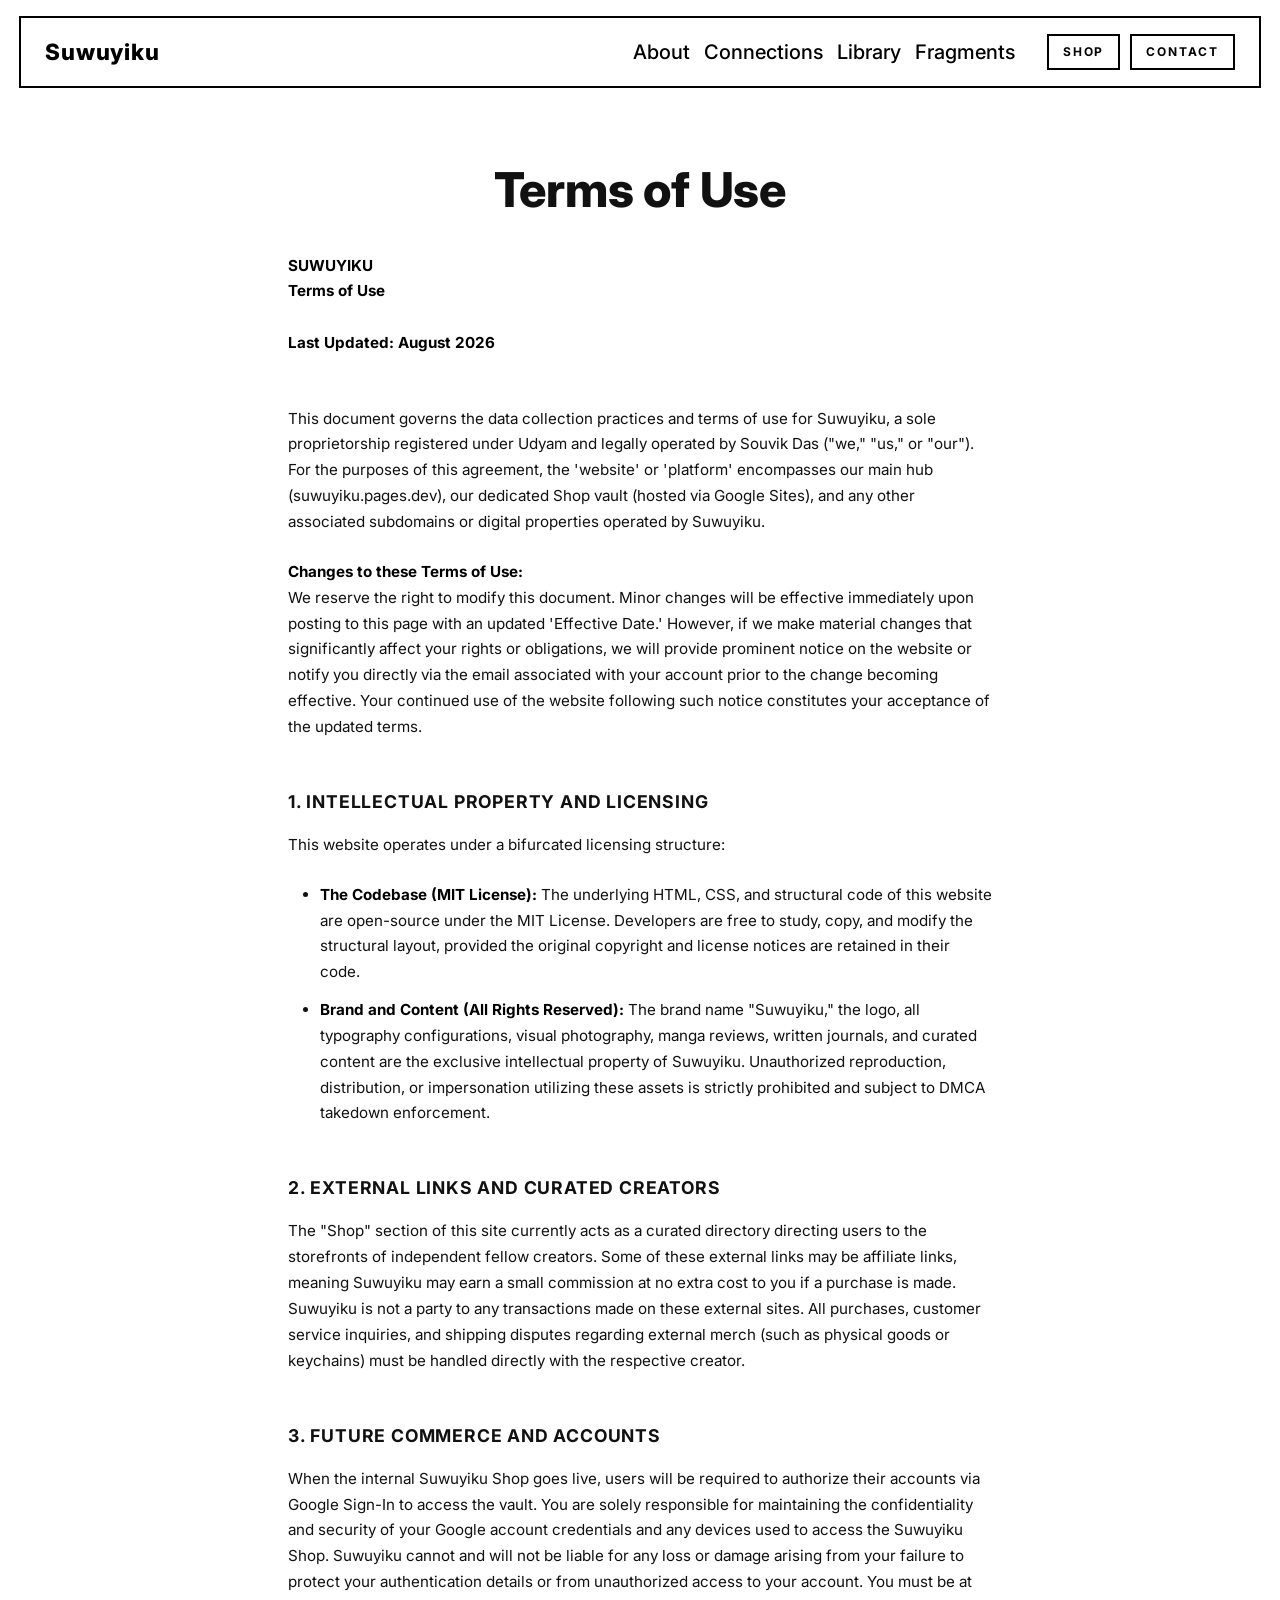
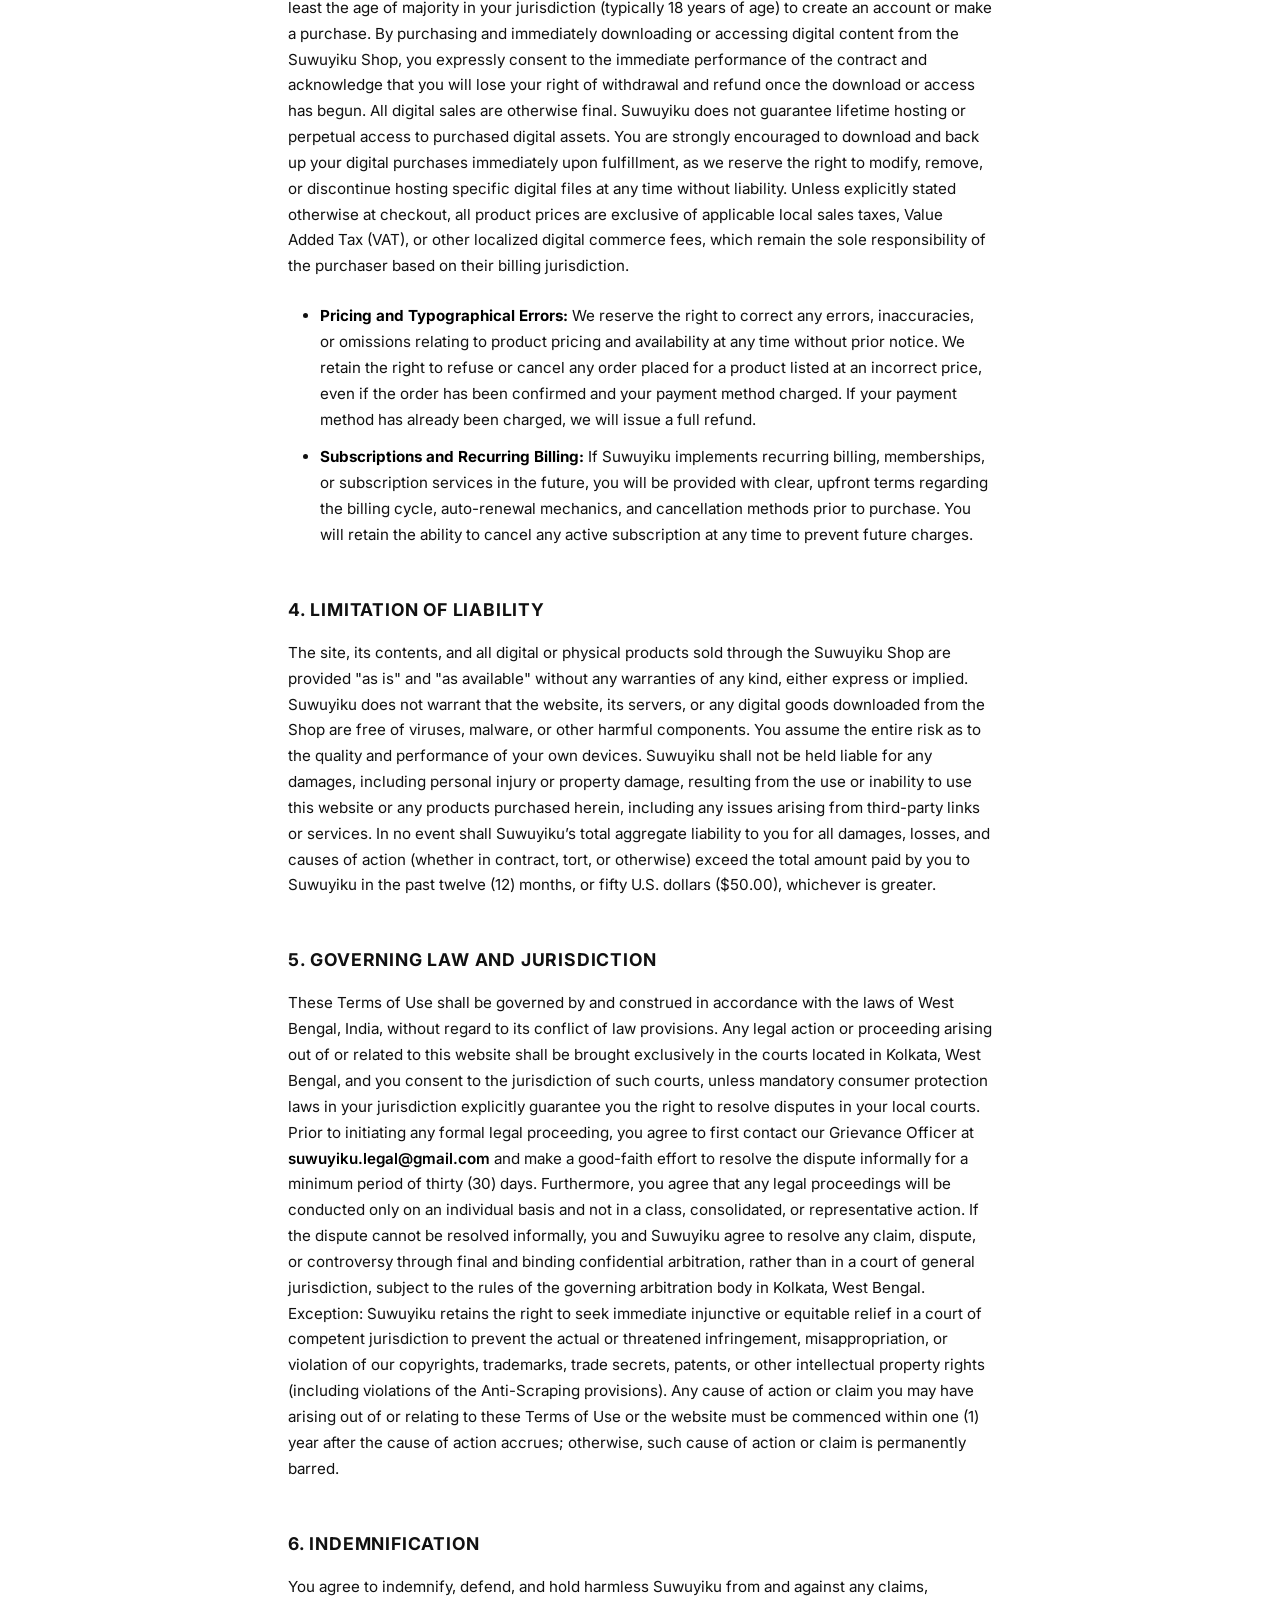
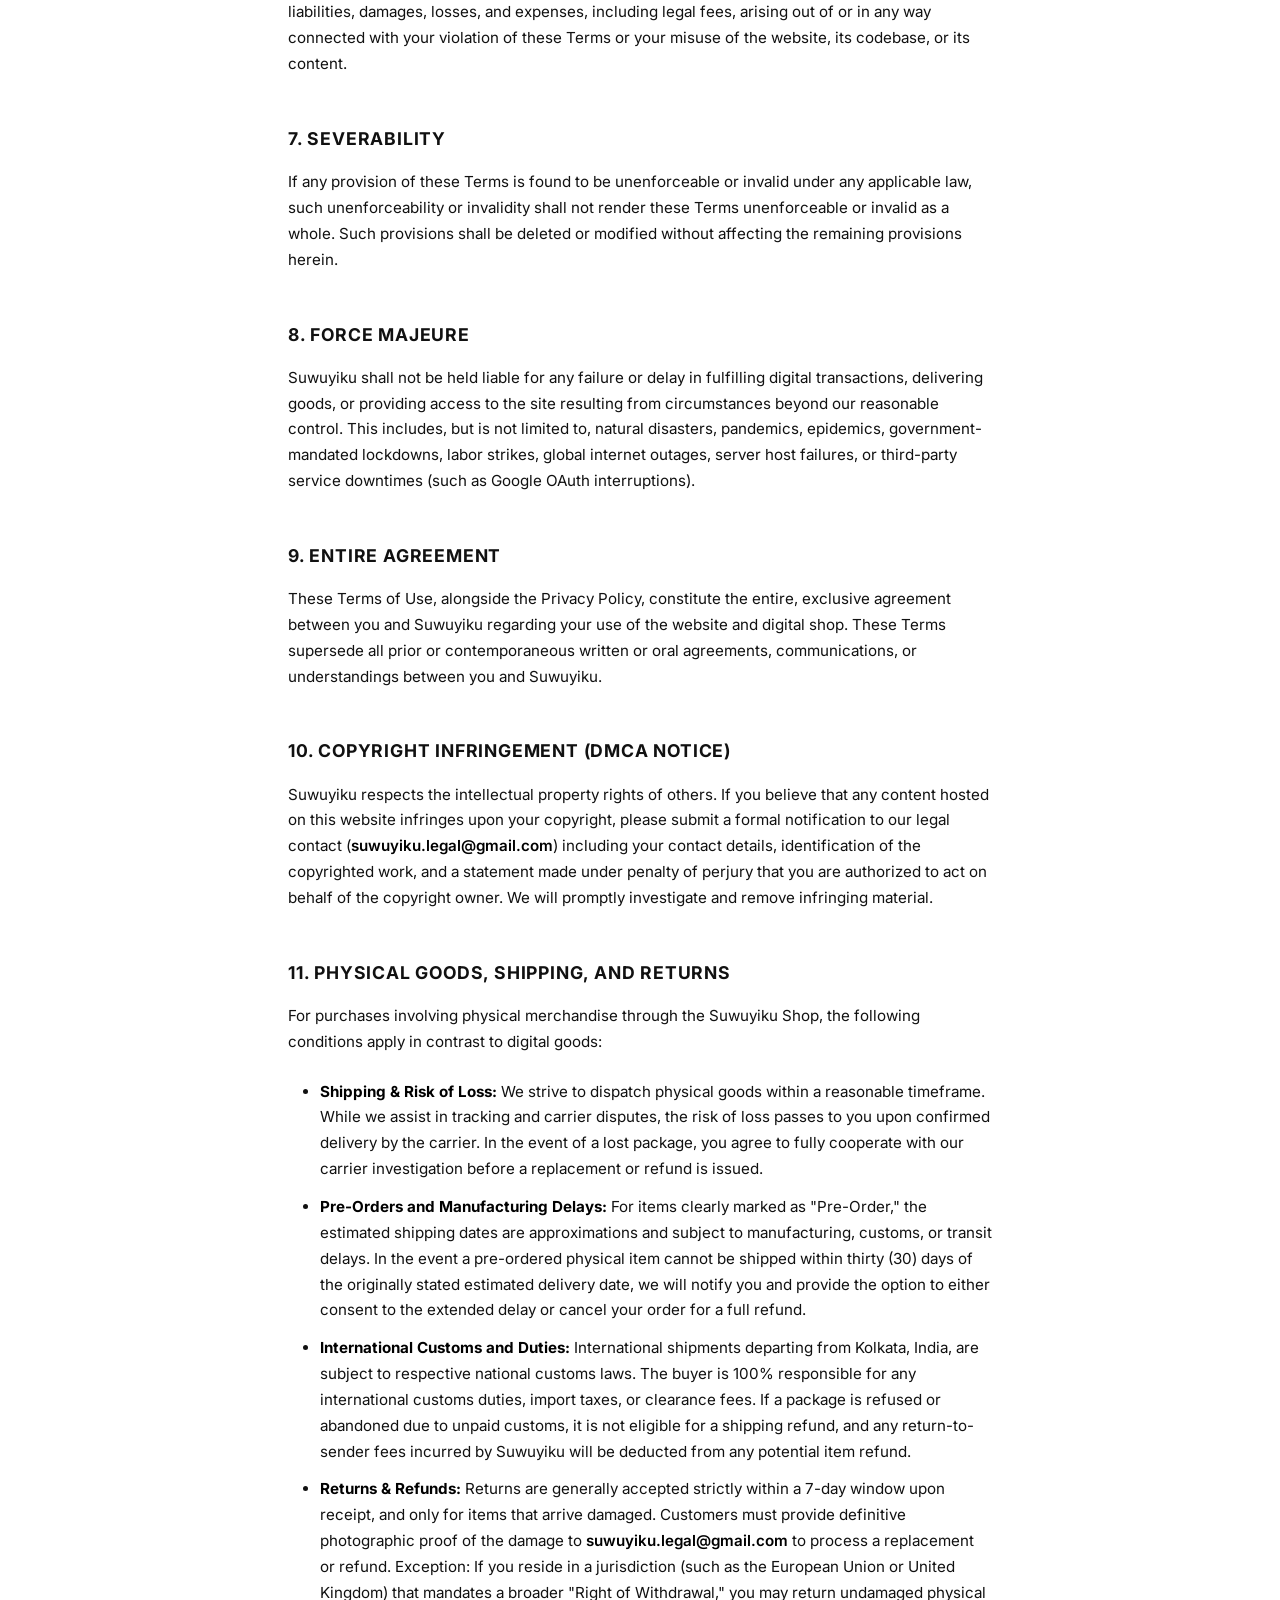
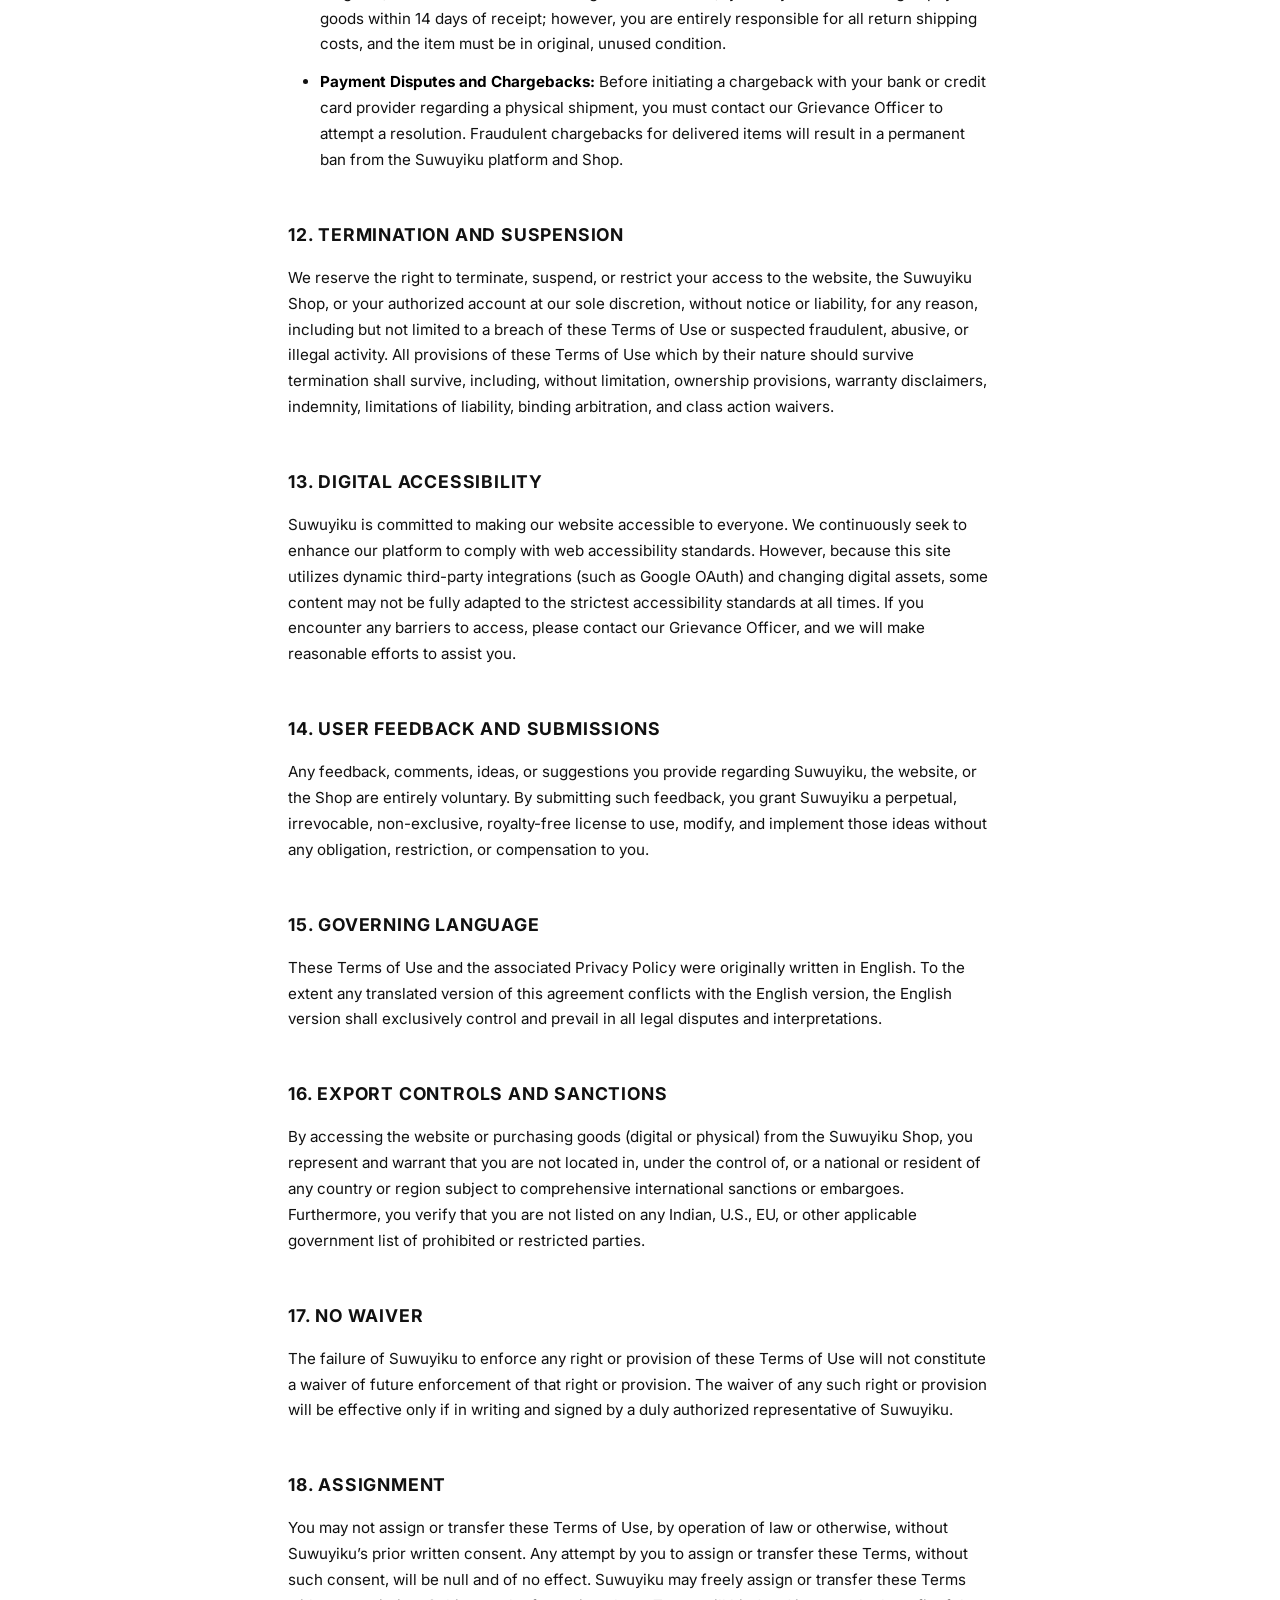
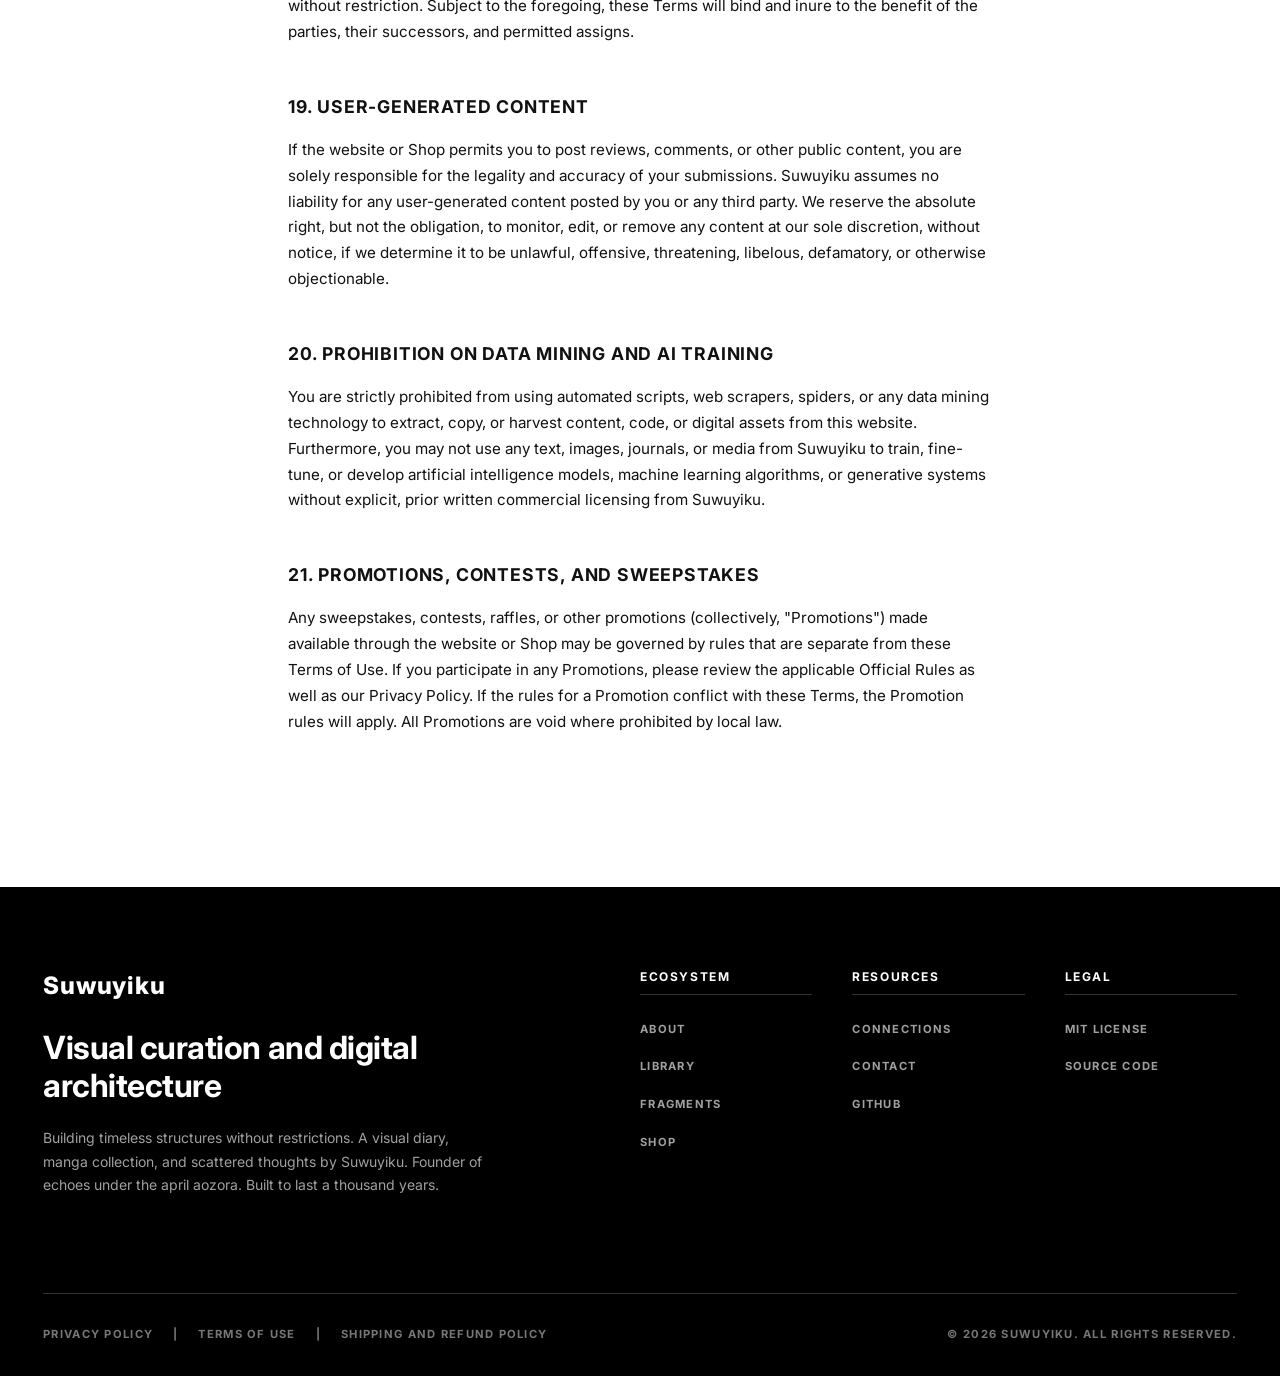
<file: legal/terms-of-use.html>
<!DOCTYPE html>
<html lang="en">
<head>
    <meta charset="UTF-8">
    <meta name="viewport" content="width=device-width, initial-scale=1.0">

    <!-- SEO & Google Verification -->
    <!-- Cloudflare Verification -->
    <meta name="google-site-verification" content="PBP_jXkzOYsuMUxEpSyD3RMMLK9uf7czmxw5eCV5MUw" />
    <meta name="description" content="Building timeless structures without restrictions. A visual diary, manga collection, and scattered thoughts by Suwuyiku. Founder of echoes under the april aozora. Built to last a thousand years.">

    <title>Terms of Use • Suwuyiku</title>
    
    <!-- Upgraded to Root-Relative Paths -->
    <link rel="icon" type="image/webp" href="/assets/logo.png">
    <link rel="stylesheet" href="/style.css">
    
    <link href="https://fonts.googleapis.com/css2?family=Inter:wght@400;500;600;700;800&display=swap" rel="stylesheet">

    <!-- Open Graph Meta Tags -->
    <meta property="og:title" content="Terms of Use • Suwuyiku">
    <meta property="og:description" content="Building timeless structures without restrictions. A visual diary, manga collection, and scattered thoughts by Suwuyiku.">
    <meta property="og:image" content="https://suwuyiku.pages.dev/assets/logo.webp">
    <meta property="og:url" content="https://suwuyiku.pages.dev/legal/terms-of-use">
    <meta name="theme-color" content="#4a90e2">
    
</head>
<body>

    <!-- Strict Kodansha-Style Navigation Bar -->
    <nav class="top-nav">
        <div class="nav-left">
            <a href="/" style="text-decoration: none;"><span class="logo-text">Suwuyiku</span></a>
        </div>

        <div class="nav-right">
            <ul class="nav-links">
                <li><a href="/about">About</a></li>
                <li><a href="/connections">Connections</a></li>
                <li><a href="/library">Library</a></li>
                <li><a href="/fragments">Fragments</a></li>
            </ul>
            
            <div class="nav-actions">
                <a href="https://suwuyiku.pages.dev/shop" class="btn-action">SHOP</a>
                <a href="/contact" class="btn-action">CONTACT</a>
            </div>

            <!-- The 3-Line Hamburger Button (Mobile Only) -->
            <button class="hamburger-btn" aria-label="Open Menu">
                <span class="bar"></span>
                <span class="bar"></span>
                <span class="bar"></span>
            </button>
        </div>
    </nav>

    <!-- The Sliding Mobile Sidebar & Overlay -->
    <div class="mobile-sidebar">
        <!-- Sidebar Header with Logo and Close Button -->
        <div class="sidebar-header">
            <a href="/" class="sidebar-logo" style="text-decoration: none;">Suwuyiku</a>
            <button class="close-sidebar-btn" aria-label="Close Menu">&times;</button>
        </div>
        
        <!-- Main Links & Actions -->
        <div class="sidebar-menu-container">
            <ul class="sidebar-links">
                <li><a href="/">Home</a></li>
                <li><a href="/about">About</a></li>
                <li><a href="/connections">Connections</a></li>
                <li><a href="/library">Library</a></li>
                <li><a href="/fragments">Fragments</a></li>
            </ul>
            
            <div class="sidebar-actions">
                <a href="https://suwuyiku.pages.dev/shop" class="sidebar-btn-action">SHOP</a>
                <a href="/contact" class="sidebar-btn-action">CONTACT</a>
            </div>
        </div>

        <!-- The Black Branding Footer (Safely locked INSIDE the sidebar) -->
        <div class="sidebar-footer">
            <span class="copyright">&copy; 2026 SUWUYIKU. ALL RIGHTS RESERVED.</span>
        </div>
    </div>
    <div class="sidebar-overlay"></div>

    <!-- LEGAL TEXT CONTAINER -->
    <main class="legal-container">
        <div class="legal-header">
            <h1>Terms of Use</h1>
        </div>

        <div class="legal-content">
            <p>
                <strong>SUWUYIKU</strong><br>
                <strong>Terms of Use</strong><br><br>
                <strong>Last Updated: August 2026</strong>
            </p>
            <br>
            
            <p>This document governs the data collection practices and terms of use for Suwuyiku, a sole proprietorship registered under Udyam and legally operated by Souvik Das ("we," "us," or "our"). For the purposes of this agreement, the 'website' or 'platform' encompasses our main hub (suwuyiku.pages.dev), our dedicated Shop vault (hosted via Google Sites), and any other associated subdomains or digital properties operated by Suwuyiku.</p>
            
            <p><strong>Changes to these Terms of Use:</strong><br>
            We reserve the right to modify this document. Minor changes will be effective immediately upon posting to this page with an updated 'Effective Date.' However, if we make material changes that significantly affect your rights or obligations, we will provide prominent notice on the website or notify you directly via the email associated with your account prior to the change becoming effective. Your continued use of the website following such notice constitutes your acceptance of the updated terms.</p>

            <h2>1. Intellectual Property and Licensing</h2>
            <p>This website operates under a bifurcated licensing structure:</p>
            <ul>
                <li><strong>The Codebase (MIT License):</strong> The underlying HTML, CSS, and structural code of this website are open-source under the MIT License. Developers are free to study, copy, and modify the structural layout, provided the original copyright and license notices are retained in their code.</li>
                <li><strong>Brand and Content (All Rights Reserved):</strong> The brand name "Suwuyiku," the logo, all typography configurations, visual photography, manga reviews, written journals, and curated content are the exclusive intellectual property of Suwuyiku. Unauthorized reproduction, distribution, or impersonation utilizing these assets is strictly prohibited and subject to DMCA takedown enforcement.</li>
            </ul>

            <h2>2. External Links and Curated Creators</h2>
            <p>The "Shop" section of this site currently acts as a curated directory directing users to the storefronts of independent fellow creators. Some of these external links may be affiliate links, meaning Suwuyiku may earn a small commission at no extra cost to you if a purchase is made. Suwuyiku is not a party to any transactions made on these external sites. All purchases, customer service inquiries, and shipping disputes regarding external merch (such as physical goods or keychains) must be handled directly with the respective creator.</p>

            <h2>3. Future Commerce and Accounts</h2>
            <p>When the internal Suwuyiku Shop goes live, users will be required to authorize their accounts via Google Sign-In to access the vault. You are solely responsible for maintaining the confidentiality and security of your Google account credentials and any devices used to access the Suwuyiku Shop. Suwuyiku cannot and will not be liable for any loss or damage arising from your failure to protect your authentication details or from unauthorized access to your account. You must be at least the age of majority in your jurisdiction (typically 18 years of age) to create an account or make a purchase. By purchasing and immediately downloading or accessing digital content from the Suwuyiku Shop, you expressly consent to the immediate performance of the contract and acknowledge that you will lose your right of withdrawal and refund once the download or access has begun. All digital sales are otherwise final. Suwuyiku does not guarantee lifetime hosting or perpetual access to purchased digital assets. You are strongly encouraged to download and back up your digital purchases immediately upon fulfillment, as we reserve the right to modify, remove, or discontinue hosting specific digital files at any time without liability. Unless explicitly stated otherwise at checkout, all product prices are exclusive of applicable local sales taxes, Value Added Tax (VAT), or other localized digital commerce fees, which remain the sole responsibility of the purchaser based on their billing jurisdiction.</p>
            <ul>
                <li><strong>Pricing and Typographical Errors:</strong> We reserve the right to correct any errors, inaccuracies, or omissions relating to product pricing and availability at any time without prior notice. We retain the right to refuse or cancel any order placed for a product listed at an incorrect price, even if the order has been confirmed and your payment method charged. If your payment method has already been charged, we will issue a full refund.</li>
                <li><strong>Subscriptions and Recurring Billing:</strong> If Suwuyiku implements recurring billing, memberships, or subscription services in the future, you will be provided with clear, upfront terms regarding the billing cycle, auto-renewal mechanics, and cancellation methods prior to purchase. You will retain the ability to cancel any active subscription at any time to prevent future charges.</li>
            </ul>

            <h2>4. Limitation of Liability</h2>
            <p>The site, its contents, and all digital or physical products sold through the Suwuyiku Shop are provided "as is" and "as available" without any warranties of any kind, either express or implied. Suwuyiku does not warrant that the website, its servers, or any digital goods downloaded from the Shop are free of viruses, malware, or other harmful components. You assume the entire risk as to the quality and performance of your own devices. Suwuyiku shall not be held liable for any damages, including personal injury or property damage, resulting from the use or inability to use this website or any products purchased herein, including any issues arising from third-party links or services. In no event shall Suwuyiku’s total aggregate liability to you for all damages, losses, and causes of action (whether in contract, tort, or otherwise) exceed the total amount paid by you to Suwuyiku in the past twelve (12) months, or fifty U.S. dollars ($50.00), whichever is greater.</p>

            <h2>5. Governing Law and Jurisdiction</h2>
            <p>These Terms of Use shall be governed by and construed in accordance with the laws of West Bengal, India, without regard to its conflict of law provisions. Any legal action or proceeding arising out of or related to this website shall be brought exclusively in the courts located in Kolkata, West Bengal, and you consent to the jurisdiction of such courts, unless mandatory consumer protection laws in your jurisdiction explicitly guarantee you the right to resolve disputes in your local courts. Prior to initiating any formal legal proceeding, you agree to first contact our Grievance Officer at <a href="mailto:suwuyiku.legal@gmail.com" style="text-decoration: none;">suwuyiku.legal@gmail.com</a> and make a good-faith effort to resolve the dispute informally for a minimum period of thirty (30) days. Furthermore, you agree that any legal proceedings will be conducted only on an individual basis and not in a class, consolidated, or representative action. If the dispute cannot be resolved informally, you and Suwuyiku agree to resolve any claim, dispute, or controversy through final and binding confidential arbitration, rather than in a court of general jurisdiction, subject to the rules of the governing arbitration body in Kolkata, West Bengal. Exception: Suwuyiku retains the right to seek immediate injunctive or equitable relief in a court of competent jurisdiction to prevent the actual or threatened infringement, misappropriation, or violation of our copyrights, trademarks, trade secrets, patents, or other intellectual property rights (including violations of the Anti-Scraping provisions). Any cause of action or claim you may have arising out of or relating to these Terms of Use or the website must be commenced within one (1) year after the cause of action accrues; otherwise, such cause of action or claim is permanently barred.</p>

            <h2>6. Indemnification</h2>
            <p>You agree to indemnify, defend, and hold harmless Suwuyiku from and against any claims, liabilities, damages, losses, and expenses, including legal fees, arising out of or in any way connected with your violation of these Terms or your misuse of the website, its codebase, or its content.</p>

            <h2>7. Severability</h2>
            <p>If any provision of these Terms is found to be unenforceable or invalid under any applicable law, such unenforceability or invalidity shall not render these Terms unenforceable or invalid as a whole. Such provisions shall be deleted or modified without affecting the remaining provisions herein.</p>

            <h2>8. Force Majeure</h2>
            <p>Suwuyiku shall not be held liable for any failure or delay in fulfilling digital transactions, delivering goods, or providing access to the site resulting from circumstances beyond our reasonable control. This includes, but is not limited to, natural disasters, pandemics, epidemics, government-mandated lockdowns, labor strikes, global internet outages, server host failures, or third-party service downtimes (such as Google OAuth interruptions).</p>

            <h2>9. Entire Agreement</h2>
            <p>These Terms of Use, alongside the Privacy Policy, constitute the entire, exclusive agreement between you and Suwuyiku regarding your use of the website and digital shop. These Terms supersede all prior or contemporaneous written or oral agreements, communications, or understandings between you and Suwuyiku.</p>

            <h2>10. Copyright Infringement (DMCA Notice)</h2>
            <p>Suwuyiku respects the intellectual property rights of others. If you believe that any content hosted on this website infringes upon your copyright, please submit a formal notification to our legal contact (<a href="mailto:suwuyiku.legal@gmail.com" style="text-decoration: none;">suwuyiku.legal@gmail.com</a>) including your contact details, identification of the copyrighted work, and a statement made under penalty of perjury that you are authorized to act on behalf of the copyright owner. We will promptly investigate and remove infringing material.</p>

            <h2>11. Physical Goods, Shipping, and Returns</h2>
            <p>For purchases involving physical merchandise through the Suwuyiku Shop, the following conditions apply in contrast to digital goods:</p>
            <ul>
                <li><strong>Shipping & Risk of Loss:</strong> We strive to dispatch physical goods within a reasonable timeframe. While we assist in tracking and carrier disputes, the risk of loss passes to you upon confirmed delivery by the carrier. In the event of a lost package, you agree to fully cooperate with our carrier investigation before a replacement or refund is issued.</li>
                <li><strong>Pre-Orders and Manufacturing Delays:</strong> For items clearly marked as "Pre-Order," the estimated shipping dates are approximations and subject to manufacturing, customs, or transit delays. In the event a pre-ordered physical item cannot be shipped within thirty (30) days of the originally stated estimated delivery date, we will notify you and provide the option to either consent to the extended delay or cancel your order for a full refund.</li>
                <li><strong>International Customs and Duties:</strong> International shipments departing from Kolkata, India, are subject to respective national customs laws. The buyer is 100% responsible for any international customs duties, import taxes, or clearance fees. If a package is refused or abandoned due to unpaid customs, it is not eligible for a shipping refund, and any return-to-sender fees incurred by Suwuyiku will be deducted from any potential item refund.</li>
                <li><strong>Returns & Refunds:</strong> Returns are generally accepted strictly within a 7-day window upon receipt, and only for items that arrive damaged. Customers must provide definitive photographic proof of the damage to <a href="mailto:suwuyiku.legal@gmail.com" style="text-decoration: none;">suwuyiku.legal@gmail.com</a> to process a replacement or refund. Exception: If you reside in a jurisdiction (such as the European Union or United Kingdom) that mandates a broader "Right of Withdrawal," you may return undamaged physical goods within 14 days of receipt; however, you are entirely responsible for all return shipping costs, and the item must be in original, unused condition.</li>
                <li><strong>Payment Disputes and Chargebacks:</strong> Before initiating a chargeback with your bank or credit card provider regarding a physical shipment, you must contact our Grievance Officer to attempt a resolution. Fraudulent chargebacks for delivered items will result in a permanent ban from the Suwuyiku platform and Shop.</li>
            </ul>

            <h2>12. Termination and Suspension</h2>
            <p>We reserve the right to terminate, suspend, or restrict your access to the website, the Suwuyiku Shop, or your authorized account at our sole discretion, without notice or liability, for any reason, including but not limited to a breach of these Terms of Use or suspected fraudulent, abusive, or illegal activity. All provisions of these Terms of Use which by their nature should survive termination shall survive, including, without limitation, ownership provisions, warranty disclaimers, indemnity, limitations of liability, binding arbitration, and class action waivers.</p>

            <h2>13. Digital Accessibility</h2>
            <p>Suwuyiku is committed to making our website accessible to everyone. We continuously seek to enhance our platform to comply with web accessibility standards. However, because this site utilizes dynamic third-party integrations (such as Google OAuth) and changing digital assets, some content may not be fully adapted to the strictest accessibility standards at all times. If you encounter any barriers to access, please contact our Grievance Officer, and we will make reasonable efforts to assist you.</p>

            <h2>14. User Feedback and Submissions</h2>
            <p>Any feedback, comments, ideas, or suggestions you provide regarding Suwuyiku, the website, or the Shop are entirely voluntary. By submitting such feedback, you grant Suwuyiku a perpetual, irrevocable, non-exclusive, royalty-free license to use, modify, and implement those ideas without any obligation, restriction, or compensation to you.</p>

            <h2>15. Governing Language</h2>
            <p>These Terms of Use and the associated Privacy Policy were originally written in English. To the extent any translated version of this agreement conflicts with the English version, the English version shall exclusively control and prevail in all legal disputes and interpretations.</p>

            <h2>16. Export Controls and Sanctions</h2>
            <p>By accessing the website or purchasing goods (digital or physical) from the Suwuyiku Shop, you represent and warrant that you are not located in, under the control of, or a national or resident of any country or region subject to comprehensive international sanctions or embargoes. Furthermore, you verify that you are not listed on any Indian, U.S., EU, or other applicable government list of prohibited or restricted parties.</p>

            <h2>17. No Waiver</h2>
            <p>The failure of Suwuyiku to enforce any right or provision of these Terms of Use will not constitute a waiver of future enforcement of that right or provision. The waiver of any such right or provision will be effective only if in writing and signed by a duly authorized representative of Suwuyiku.</p>

            <h2>18. Assignment</h2>
            <p>You may not assign or transfer these Terms of Use, by operation of law or otherwise, without Suwuyiku’s prior written consent. Any attempt by you to assign or transfer these Terms, without such consent, will be null and of no effect. Suwuyiku may freely assign or transfer these Terms without restriction. Subject to the foregoing, these Terms will bind and inure to the benefit of the parties, their successors, and permitted assigns.</p>

            <h2>19. User-Generated Content</h2>
            <p>If the website or Shop permits you to post reviews, comments, or other public content, you are solely responsible for the legality and accuracy of your submissions. Suwuyiku assumes no liability for any user-generated content posted by you or any third party. We reserve the absolute right, but not the obligation, to monitor, edit, or remove any content at our sole discretion, without notice, if we determine it to be unlawful, offensive, threatening, libelous, defamatory, or otherwise objectionable.</p>

            <h2>20. Prohibition on Data Mining and AI Training</h2>
            <p>You are strictly prohibited from using automated scripts, web scrapers, spiders, or any data mining technology to extract, copy, or harvest content, code, or digital assets from this website. Furthermore, you may not use any text, images, journals, or media from Suwuyiku to train, fine-tune, or develop artificial intelligence models, machine learning algorithms, or generative systems without explicit, prior written commercial licensing from Suwuyiku.</p>

            <h2>21. Promotions, Contests, and Sweepstakes</h2>
            <p>Any sweepstakes, contests, raffles, or other promotions (collectively, "Promotions") made available through the website or Shop may be governed by rules that are separate from these Terms of Use. If you participate in any Promotions, please review the applicable Official Rules as well as our Privacy Policy. If the rules for a Promotion conflict with these Terms, the Promotion rules will apply. All Promotions are void where prohibited by local law.</p>
        </div>
    </main>

    <footer class="site-footer">
        <div class="footer-top">
            <div class="footer-brand">
                <span class="logo-text footer-logo">Suwuyiku</span>
                <h2>Visual curation and digital architecture</h2>
                <p>
                    Building timeless structures without restrictions. A visual diary, manga collection, and scattered thoughts by Suwuyiku. Founder of echoes under the april aozora. Built to last a thousand years.
                </p>
            </div>

            <div class="footer-links">
                <div class="link-column">
                    <h3>Ecosystem</h3>
                    <ul>
                        <li><a href="/about">About</a></li>
                        <li><a href="/library">Library</a></li>
                        <li><a href="/fragments">Fragments</a></li>
                        <li><a href="https://suwuyiku.pages.dev/shop">Shop</a></li>
                    </ul>
                </div>
                
                <div class="link-column">
                    <h3>Resources</h3>
                    <ul>
                        <li><a href="/connections">Connections</a></li>
                        <li><a href="/contact">Contact</a></li>
                        <li><a href="https://github.com/Suwuyiku">GitHub</a></li>
                    </ul>
                </div>

                <div class="link-column">
                    <h3>Legal</h3>
                    <ul>
                        <li><a href="https://github.com/Suwuyiku/suwuyiku/blob/main/LICENSE">MIT License</a></li>
                        <li><a href="https://github.com/Suwuyiku/suwuyiku">Source Code</a></li>
                    </ul>
                </div>
            </div>
        </div>

        <div class="footer-bottom">
            <div class="footer-bottom-links">
                <a href="/legal/privacy-policy">Privacy Policy</a>
                <span class="divider">|</span>
                <a href="/legal/terms-of-use">Terms of Use</a>
                <span class="divider">|</span>
                <a href="/legal/shipping-and-refund">Shipping and Refund Policy</a>
            </div>
            <div class="copyright">
                &copy; 2026 Suwuyiku. All Rights Reserved.
            </div>
        </div>
    </footer>

    <!-- Interaction Script for Mobile Sidebar -->
    <script>
        document.addEventListener("DOMContentLoaded", () => {
            const hamburger = document.querySelector('.hamburger-btn');
            const sidebar = document.querySelector('.mobile-sidebar');
            const overlay = document.querySelector('.sidebar-overlay');
            const closeBtn = document.querySelector('.close-sidebar-btn');

            // Safety check: Only run if the mobile elements exist
            if (hamburger && sidebar && overlay && closeBtn) {
                function toggleMenu() {
                    sidebar.classList.toggle('active');
                    overlay.classList.toggle('active');
                    document.body.classList.toggle('no-scroll'); // Locks the background website in place
                }

                hamburger.addEventListener('click', toggleMenu);
                closeBtn.addEventListener('click', toggleMenu);
                overlay.addEventListener('click', toggleMenu);
            }
        });
    </script>
</body>
</html>
</file>
<file: style.css>
/* =========================================
   SUWUYIKU • MASTER STYLESHEET
   
   TABLE OF CONTENTS:
   01. CORE & VARIABLES
   02. NAVIGATION & FOOTER
   03. HOME PAGE: HERO & BENTO GRID
   04. HOME PAGE: BENTO CARD COMPONENTS
   05. PAGE: ABOUT (Reserved Room)
   06. PAGE: SHOP (Reserved Room)
   07. PAGE: LIBRARY (KODANSHA EDITORIAL ENGINE)
   08. PAGE: FRAGMENTS
   09. PAGE: CONNECTIONS
   10. PAGE: CONTACT & LEGAL
   11. MOBILE RESPONSIVE ENGINE (Must remain at bottom)
   ========================================= */

/* =========================================
   01. CORE & VARIABLES
   ========================================= */
html { font-size: 100%; -webkit-text-size-adjust: 100%; scroll-behavior: smooth; }
* { margin: 0; padding: 0; box-sizing: border-box; font-family: 'Inter', -apple-system, BlinkMacSystemFont, "Segoe UI", sans-serif; }

:root {
    --bg-color: #FFFFFF;
    --text-color: #111111;
    --border-color: #EAEAEA; 
    --kodansha-black: #000000; 
    --hover-gray: #888888; 
}

::selection { background-color: var(--kodansha-black); color: var(--bg-color); }
::-moz-selection { background-color: var(--kodansha-black); color: var(--bg-color); }
.site-footer ::selection, .site-footer *::selection { background-color: var(--bg-color); color: var(--kodansha-black); }
.site-footer ::-moz-selection, .site-footer *::-moz-selection { background-color: var(--bg-color); color: var(--kodansha-black); }

body { background-color: var(--bg-color); color: var(--text-color); padding: 0; line-height: 1.6; overflow-x: hidden; display: flex; flex-direction: column; min-height: 100vh; }
a:focus-visible, button:focus-visible { outline: 0.125rem solid var(--hover-gray); outline-offset: 0.125rem; }
.protected-img { -webkit-user-drag: none !important; user-select: none !important; -moz-user-select: none !important; -webkit-user-select: none !important; -ms-user-select: none !important; pointer-events: auto; }

/* =========================================
   02. NAVIGATION & FOOTER
   ========================================= */
.top-nav { position: sticky; top: 1rem; z-index: 1000; display: flex; justify-content: space-between; align-items: center; border: 0.125rem solid var(--kodansha-black); padding: 1rem 1.5rem; background-color: var(--bg-color); margin: 1rem 1.5vw 0 1.5vw; }
.nav-left { display: flex; align-items: center; }
.logo-text { font-size: 1.4rem; font-weight: 800; letter-spacing: 0.05rem; color: var(--kodansha-black); }
.nav-right { display: flex; align-items: center; gap: 2rem; }
.nav-links { list-style: none; display: flex; gap: 0.875rem; }
.nav-links li a { position: relative; text-decoration: none; color: var(--kodansha-black); font-weight: 500; font-size: 1.25rem; padding-bottom: 0.25rem; transition: color 0.25s ease-out; }
.nav-links li a::after { content: ''; position: absolute; width: 100%; height: 0.125rem; bottom: 0; left: 0; background-color: var(--kodansha-black); transform: scaleX(0); transform-origin: bottom right; transition: transform 0.25s ease-out, background-color 0.25s ease-out; }
.nav-links li a:hover { color: var(--hover-gray); }
.nav-links li a:hover::after { transform: scaleX(1); transform-origin: bottom left; background-color: var(--hover-gray); }

.nav-actions { display: flex; gap: 0.625rem; }
.btn-action { display: flex; align-items: center; justify-content: center; text-decoration: none; color: var(--kodansha-black); border: 0.125rem solid var(--kodansha-black); padding: 0.375rem 0.875rem; font-size: 0.75rem; font-weight: 700; letter-spacing: 0.12rem; text-transform: uppercase; transition: all 0.2s ease; }
.btn-action:hover { background-color: var(--kodansha-black); border-color: var(--kodansha-black); color: var(--bg-color); }

.site-footer { background-color: var(--kodansha-black); color: var(--bg-color); padding: 5rem calc(1.5vw + 1.5rem) 2rem calc(1.5vw + 1.5rem); margin-top: auto; width: 100%; }
.footer-top { display: flex; justify-content: space-between; width: 100%; }
.footer-brand { width: 42%; padding-right: 3rem; }
.footer-logo { color: var(--bg-color); font-size: 1.5rem; display: block; margin-bottom: 0.5rem; }
.footer-brand h2 { font-size: 2rem; font-weight: 700; margin: 1.5rem 0 1.25rem 0; letter-spacing: -0.03rem; line-height: 1.2; }
.footer-brand p { font-size: 0.875rem; color: #A0A0A0; line-height: 1.7; max-width: 36rem; }
.footer-links { width: 50%; display: grid; grid-template-columns: repeat(3, 1fr); gap: 2.5rem; }
.link-column h3 { font-size: 0.75rem; font-weight: 700; color: var(--bg-color); text-transform: uppercase; letter-spacing: 0.1rem; border-bottom: 0.0625rem solid #333333; padding-bottom: 0.5rem; margin-bottom: 1.25rem; }
.link-column ul { list-style: none; display: flex; flex-direction: column; gap: 0.75rem; }
.link-column a { text-decoration: none; color: #A0A0A0; font-size: 0.7rem; font-weight: 700; text-transform: uppercase; letter-spacing: 0.08rem; transition: color 0.2s ease; }
.link-column a:hover { color: var(--bg-color); }
.footer-bottom { display: flex; justify-content: space-between; align-items: center; width: 100%; margin-top: 6rem; padding-top: 2rem; border-top: 0.0625rem solid #333333; font-size: 0.7rem; font-weight: 700; color: #777777; text-transform: uppercase; letter-spacing: 0.08rem; }
.footer-bottom-links { display: flex; align-items: center; flex-wrap: wrap; gap: 1.25rem; }
.footer-bottom-links a { color: #777777; text-decoration: none; transition: color 0.2s ease; }
.footer-bottom-links a:hover { color: var(--bg-color); }
.hamburger-btn, .mobile-sidebar, .sidebar-overlay { display: none; } 
.no-scroll { overflow: hidden; }

/* =========================================
   03. HOME PAGE: HERO & BENTO GRID
   ========================================= */
.hero { position: relative; padding: 0 3rem 2.5rem 3rem; max-width: 75rem; margin: -4.7rem auto 0 auto; width: 100%; }
.hero-anime-banner { position: relative; width: 100%; height: 36rem; background-color: #84C1E9; overflow: hidden; -webkit-mask-image: linear-gradient(to bottom, rgba(0,0,0,1) 50%, rgba(0,0,0,0) 100%); mask-image: linear-gradient(to bottom, rgba(0,0,0,1) 50%, rgba(0,0,0,0) 100%); }
.hero-tint-img { width: 100%; height: 100%; object-fit: cover; object-position: center 10%; mix-blend-mode: multiply; opacity: 0.45; }
.hero-content { position: relative; z-index: 2; background-color: var(--bg-color); border: 0.125rem solid var(--kodansha-black); box-shadow: 4px 6px 14px rgba(0, 0, 0, 0.08); padding: 1.25rem 2.25rem; max-width: 38rem; text-align: left; margin-top: -4rem; user-select: none; }
.hero-content h1 { margin-top: 0; margin-bottom: 0.5rem; font-size: 2.6rem; font-weight: 600; letter-spacing: -0.02rem; line-height: 1.2; }
.hero-content h2 { font-size: 1.1rem; font-weight: 400; color: #666666; margin-top: 1rem; letter-spacing: 0.02rem; line-height: 1.6; }
.name-glow { transition: color 0.4s ease, text-shadow 0.4s ease; cursor: default; }
.name-glow:hover { color: #84C1E9; text-shadow: 0 0 8px rgba(132, 193, 233, 0.9), 0 0 16px rgba(132, 193, 233, 0.6); }

.bento-container { display: grid; grid-template-columns: repeat(3, 1fr); grid-auto-rows: 15rem; gap: 1rem; max-width: 75rem; margin: 0 auto 6rem auto; padding: 0 3rem; width: 100%; }
.bento-card { display: flex; flex-direction: column; justify-content: space-between; text-decoration: none; color: var(--text-color); border: 0.0625rem solid var(--border-color); background-color: var(--bg-color); padding: 2rem; transition: border-color 0.2s ease, transform 0.2s ease; }
.card-content h2 { font-size: 1.1rem; font-weight: 600; margin-bottom: 0.25rem; }
.card-content p { font-size: 0.85rem; color: #666666; }
.bento-card:hover { border-color: #4A5C6A; transform: translateY(-0.125rem); }

.card-large { grid-row: span 2; } 
.card-large-wide { grid-column: span 2; } 
.card-full-wide { grid-column: 1 / -1; } 

/* =========================================
   04. HOME PAGE: BENTO CARD COMPONENTS
   ========================================= */
/* About Box Anchor */
.about-card-special { position: relative; overflow: hidden; }
.about-anchor-mark { position: absolute; bottom: 1.5rem; left: 1.5rem; width: 3.5rem; height: auto; opacity: 0.08; filter: grayscale(100%); pointer-events: none; transition: opacity 0.3s ease; }
.about-card-special:hover .about-anchor-mark { opacity: 0.15; }

/* Fragments Dual-Live Monitor */
.fragments-card-special .card-content { display: flex; flex-direction: column; justify-content: flex-start; height: 100%; }
.fragments-card-special .card-content p { margin-bottom: 0; }
.live-monitor { display: flex; flex-direction: column; gap: 0.25rem; margin-top: 0.75rem; }
.monitor-row { font-family: 'Inter', monospace; font-size: 0.75rem; color: #777777; display: flex; align-items: center; white-space: nowrap; overflow: hidden; text-overflow: ellipsis; }
.monitor-row.faded { opacity: 0.45; font-size: 0.7rem; }
.monitor-bullet { font-size: 0.75rem; color: var(--kodansha-black); margin-right: 0.4rem; }

/* Connections Visual Directory */
.connections-card-special { flex-direction: column; justify-content: space-between; }
.connections-preview-icons { display: flex; gap: 1.25rem; align-items: flex-end; justify-content: flex-end; width: 100%; }
.connections-preview-icons svg { width: 1.35rem; height: 1.35rem; fill: #CCCCCC; transition: fill 0.2s ease, transform 0.2s ease; }
.connections-card-special:hover .connections-preview-icons svg { fill: var(--kodansha-black); }
.connections-card-special:hover .connections-preview-icons svg:nth-child(1) { transform: translateY(-2px); transition-delay: 0s; }
.connections-card-special:hover .connections-preview-icons svg:nth-child(2) { transform: translateY(-2px); transition-delay: 0.05s; }
.connections-card-special:hover .connections-preview-icons svg:nth-child(3) { transform: translateY(-2px); transition-delay: 0.1s; }

/* Shop Creator Avatars */
.shop-card-special { position: relative; overflow: hidden; }
.shop-creator-avatars { display: flex; align-items: flex-end; justify-content: flex-end; width: 100%; margin-top: 1rem; padding-right: 1.5rem; padding-bottom: 0.5rem; }
.creator-avatar { width: 3.5rem; height: 3.5rem; border-radius: 50%; object-fit: cover; position: relative; border: 0.12rem solid var(--bg-color); box-shadow: 0 4px 10px rgba(0, 0, 0, 0.1); background-color: var(--border-color); transition: transform 0.8s ease, box-shadow 0.8s ease, border-color 0.5s ease; cursor: pointer; }
.creator-avatar:nth-child(1) { z-index: 2; transform: rotate(-2deg); }
.creator-avatar:nth-child(2) { margin-left: -1.2rem; transform: translateY(-4px) rotate(2deg); z-index: 1; }
.shop-card-special:hover .creator-avatar:nth-child(1) { transform: translateX(-0.4rem) rotate(-5deg); }
.shop-card-special:hover .creator-avatar:nth-child(2) { transform: translateX(0.4rem) translateY(-4px) rotate(5deg); }
.shop-card-special .creator-avatar:hover { z-index: 10 !important; transform: translateY(-8px) rotate(0deg) !important; }
.shop-card-special .creator-avatar:nth-child(1):hover { border-color: #F8E08E; box-shadow: 0 8px 20px rgba(248, 224, 142, 0.45); }
.shop-card-special .creator-avatar:nth-child(2):hover { border-color: #D1C1FA; box-shadow: 0 8px 20px rgba(209, 193, 250, 0.45); }
.dynamic-creator-title { color: var(--hover-gray); margin-left: 0.35rem; position: absolute; pointer-events: none; font-family: 'Inter', sans-serif; font-size: 0.8rem; font-weight: 500; opacity: 0; transition: opacity 0.3s ease; }
.shop-card-special:has(.creator-avatar:hover) .dynamic-creator-title { opacity: 1; }
.creator-name { display: none; opacity: 0; transition: opacity 0.3s ease; white-space: nowrap; }
.shop-card-special:has(.creator-avatar:nth-child(1):hover) .creator-1,
.shop-card-special:has(.creator-avatar:nth-child(2):hover) .creator-2 { display: inline-block; opacity: 1; }

/* Library Mini Manga Stack */
.library-card-special { position: relative; overflow: hidden; }
.mini-manga-stack { display: flex; align-items: flex-end; justify-content: flex-end; width: 100%; margin-top: 1rem; padding-right: 2rem; padding-bottom: 0.5rem; }
.mini-manga { width: 4.5rem; height: auto; border-radius: 4px; position: relative; border: 1px solid transparent; box-shadow: 4px 0 10px rgba(0, 0, 0, 0.15); flex-shrink: 0; transition: transform 0.7s ease, margin 0.7s ease, border-color 0.3s ease, box-shadow 0.7s ease; cursor: pointer; }
.mini-manga:nth-child(1) { z-index: 5; transform: rotate(-3deg) translateY(2px); }
.mini-manga:nth-child(2) { z-index: 4; transform: rotate(1deg) translateY(-1px); }
.mini-manga:nth-child(3) { z-index: 3; transform: rotate(-2deg) translateY(3px); }
.mini-manga:nth-child(4) { z-index: 2; transform: rotate(2deg) translateY(0px); }
.mini-manga:nth-child(5) { z-index: 1; transform: rotate(-1deg) translateY(2px); }
.mini-manga:not(:first-child) { margin-left: -2.7rem; }
.library-card-special:hover .mini-manga:not(:first-child) { margin-left: -0.5rem; }
.library-card-special:hover .mini-manga:nth-child(1) { transform: rotate(-4deg) translateY(0); }
.library-card-special:hover .mini-manga:nth-child(2) { transform: rotate(-2deg) translateY(0); }
.library-card-special:hover .mini-manga:nth-child(3) { transform: rotate(0deg) translateY(0); }
.library-card-special:hover .mini-manga:nth-child(4) { transform: rotate(2deg) translateY(0); }
.library-card-special:hover .mini-manga:nth-child(5) { transform: rotate(4deg) translateY(0); }
.library-card-special .mini-manga:nth-child(odd):hover { transform: translate(0.25rem, -1.2rem) rotate(-3deg) scale(1.05) !important; z-index: 10 !important; border-color: var(--kodansha-black); box-shadow: 0 15px 30px rgba(0, 0, 0, 0.3); }
.library-card-special .mini-manga:nth-child(even):hover { transform: translate(0.25rem, -1.2rem) rotate(3deg) scale(1.05) !important; z-index: 10 !important; border-color: var(--kodansha-black); box-shadow: 0 15px 30px rgba(0, 0, 0, 0.3); }

/* Library Glint Animation Engine */
.library-card-special::after { content: "✦"; position: absolute; color: #FFFFFF; opacity: 0; pointer-events: none; z-index: 100; text-shadow: 0 0 12px rgba(255, 255, 255, 1), 0 0 25px rgba(255, 255, 255, 0.8); }
.library-card-special:has(.mini-manga:nth-child(1):hover)::after { right: 20rem; bottom: 4.5rem; font-size: 1.2rem; animation: easter-glint-1 0.6s cubic-bezier(0.34, 1.56, 0.64, 1) 2.8s forwards; }
.library-card-special:has(.mini-manga:nth-child(2):hover)::after { right: 15rem; bottom: 5.5rem; font-size: 1.8rem; color: #88CCFF; text-shadow: 0 0 15px rgba(136, 204, 255, 1), 0 0 30px rgba(0, 119, 255, 0.9); animation: easter-glint-2 0.7s cubic-bezier(0.34, 1.56, 0.64, 1) 3.5s forwards; }
.library-card-special:has(.mini-manga:nth-child(3):hover)::after { right: 11.5rem; bottom: 3.5rem; font-size: 0.9rem; animation: easter-glint-3 0.5s cubic-bezier(0.34, 1.56, 0.64, 1) 2.5s forwards; }
.library-card-special:has(.mini-manga:nth-child(4):hover)::after { right: 7.5rem; bottom: 6.5rem; font-size: 1.4rem; animation: easter-glint-4 0.6s cubic-bezier(0.34, 1.56, 0.64, 1) 3.2s forwards; }
.library-card-special:has(.mini-manga:nth-child(5):hover)::after { right: 3.5rem; bottom: 4rem; font-size: 1.1rem; animation: easter-glint-5 0.55s cubic-bezier(0.34, 1.56, 0.64, 1) 2.9s forwards; }
@keyframes easter-glint-1 { 0% { opacity: 0; transform: scale(0) rotate(-45deg); } 40% { opacity: 1; transform: scale(1.2) rotate(45deg); } 100% { opacity: 0; transform: scale(0) rotate(135deg); } }
@keyframes easter-glint-2 { 0% { opacity: 0; transform: scale(0) rotate(0deg); filter: brightness(1); } 40% { opacity: 1; transform: scale(1.3) rotate(90deg); filter: brightness(1.5); } 100% { opacity: 0; transform: scale(0) rotate(180deg); filter: brightness(1); } }
@keyframes easter-glint-3 { 0% { opacity: 0; transform: scale(0) rotate(30deg); } 40% { opacity: 1; transform: scale(1.5) rotate(120deg); } 100% { opacity: 0; transform: scale(0) rotate(210deg); } }
@keyframes easter-glint-4 { 0% { opacity: 0; transform: scale(0) rotate(-90deg); } 40% { opacity: 1; transform: scale(1.1) rotate(0deg); } 100% { opacity: 0; transform: scale(0) rotate(90deg); } }
@keyframes easter-glint-5 { 0% { opacity: 0; transform: scale(0) rotate(15deg); } 40% { opacity: 1; transform: scale(1.3) rotate(105deg); } 100% { opacity: 0; transform: scale(0) rotate(195deg); } }

/* Library Hover Dynamic Titles */
.dynamic-book-title { color: var(--hover-gray); margin-left: 0.25rem; position: absolute; pointer-events: none; font-family: 'Inter', sans-serif; font-weight: 500; opacity: 0; transition: opacity 0.3s ease; }
.library-card-special:has(.mini-manga:hover) .dynamic-book-title { opacity: 1; }
.book-title { display: none; opacity: 0; transition: opacity 0.3s ease; white-space: nowrap; }
.library-card-special:has(.mini-manga:nth-child(1):hover) .title-1, .library-card-special:has(.mini-manga:nth-child(2):hover) .title-2, .library-card-special:has(.mini-manga:nth-child(3):hover) .title-3, .library-card-special:has(.mini-manga:nth-child(4):hover) .title-4, .library-card-special:has(.mini-manga:nth-child(5):hover) .title-5 { display: inline-block; opacity: 1; }
.jp { font-family: 'Inter', sans-serif !important; font-weight: 400 !important; font-size: 0.9rem !important; letter-spacing: normal !important; vertical-align: baseline; }
.title-1 .eng { font-family: 'Caveat', cursive; font-weight: 700; font-size: 1.15rem; display: inline-block; transform: translateY(0.12rem); }
.title-2 .eng { font-family: 'Fredoka', sans-serif; font-weight: 600; font-size: 0.9rem; letter-spacing: -0.02rem; }
.title-3 .eng { font-family: 'Sniglet', cursive; font-weight: 400; font-size: 0.9rem; }
.title-4 .eng { font-family: 'Teko', sans-serif; font-weight: 600; font-size: 1.1rem; letter-spacing: 0.05rem; display: inline-block; transform: translateY(0.08rem); }
.title-5 .eng { font-family: 'Bebas Neue', sans-serif; font-weight: 400; font-size: 1.05rem; letter-spacing: 0.05rem; display: inline-block; transform: translateY(0.08rem); }

/* =========================================
   05. PAGE: ABOUT (Reserved Room)
   ========================================= */
/* Future About Page styling will go here */

/* =========================================
   06. PAGE: SHOP (Reserved Room)
   ========================================= */
/* Future Shop / Commerce styling will go here */

/* =========================================
   07. PAGE: LIBRARY (KODANSHA EDITORIAL ENGINE)
   ========================================= */

/* Widescreen Container */
.contact-page-wrapper {
    max-width: 1200px;
    margin: 0 auto; 
    padding: 3rem 20px 6rem 20px;
}

/* Header Typography */
.library-header { text-align: left; margin-bottom: 3rem; border-bottom: 0.25rem solid var(--kodansha-black); padding-bottom: 1.5rem; }
.library-header h1 { font-size: 3.5rem; font-weight: 800; letter-spacing: -0.04em; color: var(--kodansha-black); margin-bottom: 0.5rem; }
.library-header p { font-size: 1.1rem; color: #666666; font-weight: 500; text-transform: uppercase; letter-spacing: 0.05em; transition: opacity 0.3s ease; }
body.is-searching .library-header p { opacity: 0.3; }

/* =========================================
   THE GRID & THE MONUMENTAL BOXES
   ========================================= */

/* The Main Brutalist Grid - EXACT 4 COLUMNS */
.library-grid { 
    display: grid; 
    grid-template-columns: repeat(4, 1fr); 
    gap: 3rem 2rem; 
    width: 100%; 
    padding-bottom: 4rem; 
}

@media (max-width: 950px) { .library-grid { grid-template-columns: repeat(3, 1fr); } }
@media (max-width: 700px) { .library-grid { grid-template-columns: repeat(2, 1fr); } }

.kodansha-card { 
    display: flex; 
    flex-direction: column; 
    cursor: pointer; 
    -webkit-user-select: none;
    -moz-user-select: none;
    -ms-user-select: none;
    user-select: none;
    -webkit-user-drag: none;
}

/* Kodansha Grey Box & Detail Engine */
.cover-wrapper, .detail-cover-wrapper { 
    background-color: #EBEBEB; 
    box-sizing: border-box;
    position: relative;
    width: 100%;
    aspect-ratio: 1 / 1.45; 
    overflow: hidden;
    display: flex;
    align-items: center;
    justify-content: center;
    padding: 1.5rem; 
}

/* ULTIMATE ANTI-RIP SHIELD */
.cover-wrapper::after {
    content: '';
    position: absolute;
    top: 0; left: 0; right: 0; bottom: 0;
    z-index: 999;
    background: transparent;
}

.kodansha-card:hover .cover-wrapper {
    background-color: #E2E2E2; 
}

/* The Cover Drop-Shadow Logic */
.book-cover, .detail-cover { 
    max-width: 100%;
    max-height: 100%;
    width: auto;
    height: auto;
    object-fit: contain;
    display: block;
    box-shadow: 4px 4px 12px rgba(0, 0, 0, 0.18), -1px -1px 3px rgba(255,255,255,0.6); 
    pointer-events: none;
    -webkit-user-drag: none;
    user-select: none;
    -webkit-touch-callout: none;
}

/* =========================================
   SKELETON LOADING ANIMATION
   ========================================= */

@keyframes shimmer {
    0% { background-position: -200% 0; }
    100% { background-position: 200% 0; }
}

.skeleton-card {
    display: flex;
    flex-direction: column;
    gap: 0.5rem;
}

/* The gradient that moves left to right */
.skeleton-cover, .skeleton-text {
    background: linear-gradient(90deg, #EBEBEB 25%, #F4F4F4 50%, #EBEBEB 75%);
    background-size: 200% 100%;
    animation: shimmer 1.5s infinite linear;
}

/* Mimics the exact size of the Kodansha Gray Box */
.skeleton-cover {
    width: 100%;
    aspect-ratio: 1 / 1.45; 
}

/* Mimics the Title */
.skeleton-text.title {
    width: 75%;
    height: 1.1rem;
    margin-top: 0.5rem;
}

/* Mimics the Author Name */
.skeleton-text.author {
    width: 45%;
    height: 0.8rem;
}

/* =========================================
   EDITORIAL TYPOGRAPHY
   ========================================= */

.card-text { 
    display: flex; 
    flex-direction: column; 
    gap: 0.15rem; 
    margin-top: 1rem; 
    z-index: 1000;
    position: relative;
}

.series-title { 
    font-size: 0.9rem; 
    font-weight: 800; 
    color: #000000; 
    line-height: 1.3; 
    letter-spacing: 0.01em;
    margin: 0;
}

.series-author { 
    font-size: 0.75rem; 
    color: #777777; 
    font-weight: 500; 
    margin: 0;
}

/* =========================================
   THE DETAIL VIEW (THE DOSSIER)
   ========================================= */

.detail-view { display: none; flex-direction: column; width: 100%; animation: fadeIn 0.4s ease; padding-bottom: 4rem; }

/* Top Breadcrumb Navigation */
.breadcrumbs {
    width: 100%;
    margin-bottom: 2.5rem;
    padding-bottom: 1rem;
    border-bottom: 1px solid var(--border-color, #dddddd);
    display: block; 
}

/* The Perfect Back Button */
.btn-breadcrumb {
    padding: 0.4rem 1.25rem;
    border: 1px solid #000000;
    text-transform: uppercase;
    font-size: 0.75rem;
    font-weight: 800; 
    letter-spacing: 0.05em;
    background: #ffffff;
    color: #000000;
    display: inline-flex;
    align-items: center;
    cursor: pointer;
    transition: all 0.2s ease;
}

.btn-breadcrumb:hover { 
    background-color: #f4f4f4; 
}

/* KODANSHA'S EXACT HERO COLUMNS: 50/50 Grid */
.detail-top { 
    display: grid;
    grid-template-columns: 1fr 1fr; 
    gap: 3rem; 
    align-items: start;
}

@media (max-width: 55rem) { 
    .detail-top { grid-template-columns: 1fr; gap: 2.5rem; } 
}

/* FIX: SHRUNK GRAY BOX */
.detail-cover-wrapper { 
    max-width: 320px; 
    margin: 0 auto; 
}

/* Detail Text - Grid Column 2 */
.detail-info { 
    display: flex; 
    flex-direction: column; 
    gap: 1rem; 
}

/* FIX: SHRUNK TITLE */
.detail-title { font-size: 2rem; font-weight: 800; letter-spacing: -0.02em; line-height: 1.1; color: #000000; margin: 0; }

/* KODANSHA TYPOGRAPHY (Author and Review body text) */
.detail-author { 
    font-family: 'Georgia', 'Times New Roman', serif; 
    font-size: 1.15rem; 
    font-weight: 400; 
    color: #333333; 
    text-transform: none; 
    letter-spacing: 0.01em; 
    margin: 0; 
}

.detail-review { 
    font-family: 'Inter', -apple-system, sans-serif;
    font-size: 0.95rem; 
    line-height: 1.7; 
    font-weight: 400;
    color: #444444; 
    margin: 0; 
    white-space: pre-wrap; 
}

/* =========================================
   PUBLISHER ACTION GROUP
   ========================================= */
.publisher-action-group {
    display: flex;
    flex-direction: column;
    gap: 1.25rem;
    margin-top: 1rem;
    align-items: flex-start;
}

.kodansha-btn { 
    display: inline-flex; 
    justify-content: center; 
    align-items: center; 
    border: 2px solid #000000; 
    background: transparent; 
    color: #000000; 
    padding: 0.85rem 1.25rem; 
    font-size: 0.85rem; 
    font-weight: 800; 
    text-transform: uppercase; 
    letter-spacing: 0.05em; 
    text-decoration: none; 
    transition: all 0.2s ease; 
    width: 100%;
    max-width: 280px;
}
.kodansha-btn:hover { background: #EAEAEA; }

#det-publisher-logo {
    display: none;
    height: 1.75rem;
    width: auto;
    object-fit: contain;
    object-position: left;
}

/* =========================================
   NEW FULL-WIDTH VOLUME INFO BOARD
   ========================================= */
.volume-info-section {
    display: flex;
    gap: 2rem;
    width: 100%;
    margin-top: 3rem;
    margin-bottom: 4rem;
    align-items: stretch;
}

.volume-info-heading {
    flex: 0 0 25%;
    font-size: 3.5rem;
    font-weight: 800;
    line-height: 1;
    letter-spacing: -0.04em;
    margin: 0;
    color: #000000;
}

.volume-info-board {
    flex: 1;
    display: flex;
    flex-direction: column;
    border: 2px solid #000000;
}

.info-grid {
    display: grid;
    grid-template-columns: repeat(3, 1fr);
    border-bottom: 2px solid #000000;
}

.info-cell {
    padding: 1.2rem 1.5rem;
    border-right: 2px solid #000000;
    display: flex;
    flex-direction: column;
    gap: 0.25rem;
}

.info-cell:last-child { border-right: none; }

.info-label { font-size: 0.75rem; font-weight: 800; text-transform: uppercase; color: #888888; letter-spacing: 0.05em; }
.info-value { font-size: 1rem; font-weight: 700; color: #000000; }

.tags-row { display: flex; align-items: center; padding: 1.2rem 1.5rem; gap: 1.5rem; }
.tag-badge { font-size: 0.65rem; font-weight: 800; text-transform: uppercase; letter-spacing: 0.05em; border: 1px solid var(--border-color); padding: 0.35rem 0.6rem; color: #444444; background: transparent; }

@media (max-width: 65rem) {
    .volume-info-section { flex-direction: column; gap: 1.5rem; }
    .info-grid { grid-template-columns: 1fr; }
    .info-cell { border-right: none; border-bottom: 2px solid #000000; }
}

/* Other Volumes Shelf */
.other-volumes-header { font-size: 1.5rem; font-weight: 900; margin-bottom: 1.5rem; border-bottom: 1px solid var(--border-color); padding-bottom: 0.5rem; color: #000000;}
.mini-shelf { display: flex; gap: 1rem; overflow-x: auto; padding-bottom: 1rem; -webkit-overflow-scrolling: touch; }
.mini-volume { display: flex; flex-direction: column; align-items: center; gap: 0.5rem; cursor: pointer; width: 80px; flex-shrink: 0; opacity: 0.6; transition: opacity 0.2s; }
.mini-volume:hover { opacity: 1; }
.mini-volume.active { opacity: 1; }
.mini-volume img { width: 100%; aspect-ratio: 1 / 1.45; object-fit: cover; border: 2px solid transparent; transition: border-color 0.2s ease; }
.mini-volume.active img { border-color: #000000; }
.mini-vol-num { font-size: 0.85rem; font-weight: 800; color: #000000;}

.btn-back-series { display: inline-flex; margin: 3rem auto 0 auto; justify-content: center; align-items: center; gap: 0.5rem; border: 1px solid var(--border-color); padding: 0.75rem 1.5rem; font-size: 0.85rem; font-weight: 800; text-transform: uppercase; letter-spacing: 0.05em; color: #000000; cursor: pointer; background: transparent; transition: all 0.2s ease; }
.btn-back-series:hover { border-color: #000000; background-color: #F4F4F4; }

/* =========================================
   08. PAGE: FRAGMENTS
   ========================================= */
.fragments-header { margin-bottom: 3rem; border-bottom: 0.125rem solid var(--kodansha-black); padding-bottom: 1.5rem; }
.fragments-header h1 { font-size: 2.5rem; font-weight: 800; letter-spacing: -0.03em; color: var(--kodansha-black); margin-bottom: 0.5rem; }
.fragments-header p { font-size: 1rem; color: #777777; }
.fragment-item { padding: 2rem 0; border-bottom: 1px solid var(--border-color); cursor: pointer; transition: transform 0.3s ease, padding-left 0.3s ease; }
.fragment-item:hover { transform: translateX(4px); padding-left: 0.5rem; }
.fragment-meta { display: flex; justify-content: space-between; align-items: center; font-size: 0.75rem; color: #A0A0A0; text-transform: uppercase; letter-spacing: 0.1em; margin-bottom: 0.75rem; }
.meta-category { font-weight: 700; color: var(--kodansha-black); }
.fragment-title { font-size: 1.5rem; font-weight: 700; color: var(--kodansha-black); line-height: 1.3; transition: color 0.2s ease; }
.fragment-item:hover .fragment-title { color: var(--hover-gray); }

#fragments-canvas { display: none; animation: fadeIn 0.5s ease forwards; }
@keyframes fadeIn { from { opacity: 0; transform: translateY(10px); } to { opacity: 1; transform: translateY(0); } }
.btn-back { display: inline-flex; align-items: center; gap: 0.5rem; background: none; border: none; font-family: 'Inter', sans-serif; font-size: 0.85rem; font-weight: 600; text-transform: uppercase; letter-spacing: 0.05em; color: #777777; cursor: pointer; margin-bottom: 3rem; transition: color 0.2s ease; }
.btn-back:hover { color: var(--kodansha-black); }
.canvas-title { font-size: 2.2rem; font-weight: 800; letter-spacing: -0.02em; line-height: 1.2; margin-bottom: 1rem; }
.canvas-body { margin-top: 3rem; font-size: 1.1rem; line-height: 1.8; color: #222222; min-height: 30vh; overflow-wrap: break-word; word-wrap: break-word; }
.canvas-body p { margin-bottom: 1.75rem; }
.canvas-body h2, .canvas-body h3 { font-weight: 800; margin: 2.5rem 0 1rem 0; color: var(--kodansha-black); }
.image-skeleton { background: #f4f4f4; border-radius: 6px; margin: 2.5rem auto; text-align: center; overflow: hidden; box-shadow: 0 4px 20px rgba(0,0,0,0.06); }
.canvas-image { width: 100%; height: auto; display: block; opacity: 0; transition: opacity 0.5s ease-in; margin: 0; }

.spark-container { margin-top: 5rem; padding-top: 3rem; border-top: 1px solid var(--border-color); display: flex; flex-direction: column; align-items: center; gap: 0.75rem; position: relative; }
.spark-intro { font-size: 0.85rem; color: #A0A0A0; font-style: italic; margin-top: 1rem; letter-spacing: 0.02em; text-align: center; }
.btn-spark { background: none; border: none; font-size: 2rem; color: #DDDDDD; cursor: pointer; transition: color 0.3s ease; position: relative; z-index: 10; }
.btn-spark:hover:not(:disabled) { color: var(--hover-gray); }
.btn-spark.active { color: var(--kodansha-black); }
.btn-spark:disabled { cursor: default; }

@keyframes sparkBurst { 0% { transform: scale(1); text-shadow: 0 0 0px rgba(0,0,0,0); } 50% { transform: scale(1.4); text-shadow: 0 0 20px rgba(0,0,0,0.4); color: var(--kodansha-black); } 100% { transform: scale(1.1); text-shadow: 0 0 5px rgba(0,0,0,0.1); color: var(--kodansha-black); } }
.btn-spark.animating { animation: sparkBurst 0.5s ease forwards; }
.spark-count { font-size: 0.85rem; font-weight: 600; color: #A0A0A0; letter-spacing: 0.05em; }
.particle { position: fixed; pointer-events: none; width: 5px; height: 5px; background-color: var(--kodansha-black); border-radius: 50%; z-index: 9999; animation: shoot 0.6s cubic-bezier(0.1, 0.8, 0.3, 1) forwards; }
@keyframes shoot { 0% { transform: translate(0, 0) scale(1); opacity: 1; } 100% { transform: translate(var(--tx), var(--ty)) scale(0); opacity: 0; } }

/* =========================================
   09. PAGE: CONNECTIONS
   ========================================= */
.connections-header-wrapper { display: flex; flex-direction: row; justify-content: space-between; align-items: flex-end; width: 100%; margin-bottom: 3rem; border-bottom: 0.125rem solid var(--kodansha-black); padding-bottom: 1.5rem; }
.connections-header-left { text-align: left; }
.connections-header-left h1 { font-size: 2.5rem; font-weight: 800; letter-spacing: -0.03em; color: var(--kodansha-black); margin-bottom: 0.5rem; }
.connections-header-left p { font-size: 1rem; color: #777777; }

/* Search Bar */
.search-container { position: relative; }
.search-input { width: 14rem; padding: 0.6rem 1rem 0.6rem 2.25rem; border: 0.125rem solid var(--border-color); border-radius: 4px; font-family: 'Inter', sans-serif; font-size: 0.85rem; font-weight: 500; outline: none; background-color: #FAFAFA; transition: all 0.4s ease; }
.search-input:focus { width: 20rem; border-color: var(--kodansha-black); background-color: var(--bg-color); box-shadow: 0 4px 15px rgba(0,0,0,0.05); }
.search-icon { position: absolute; left: 0.75rem; top: 50%; transform: translateY(-50%); width: 1rem; height: 1rem; fill: #888888; pointer-events: none; transition: fill 0.3s ease; }
.search-input:focus + .search-icon { fill: var(--kodansha-black); }

/* Grid Layout */
.connections-grid { display: grid; grid-template-columns: 1fr 1fr; gap: 1.5rem; align-items: start; width: 100%; }
.filterable-card { padding: 2.5rem; width: 100%; box-sizing: border-box; }
body.is-searching .card-category { opacity: 0.3; transition: opacity 0.3s ease; } 

.card-category { font-size: 0.75rem; text-transform: uppercase; letter-spacing: 0.1em; color: #A0A0A0; margin-bottom: 2rem; border-bottom: 1px solid var(--border-color); padding-bottom: 0.75rem; }
.platform-title-wrapper { display: flex; align-items: center; gap: 0.75rem; }
.platform-text-block { display: flex; flex-direction: column; gap: 0.15rem; text-align: left; }
.route-title { font-size: 1rem; font-weight: 700; color: var(--kodansha-black); line-height: 1.2; transition: color 0.3s ease; }
.universal-handle { color: #A0A0A0; font-weight: 500; font-size: 0.75rem; letter-spacing: 0.02rem; margin-left: 0; }

.platform-item { display: flex; flex-direction: column; width: 100%; padding: 0; transition: opacity 0.3s ease; }
.platform-item .route-header { margin-bottom: 0.5rem; }
.platform-item .route-desc { padding-left: 1.9rem; }
.platform-item:not(:last-child) { border-bottom: 1px solid var(--border-color); padding-bottom: 1.25rem; margin-bottom: 1.25rem; }

/* Connection Hover Engine */
.platform-icon { width: 1.15rem; height: 1.15rem; fill: var(--kodansha-black); transition: fill 0.3s ease, transform 0.3s ease; }
.platform-item.instagram:hover .platform-icon { fill: #E1306C; transform: scale(1.15); }
.platform-item.instagram:hover .route-title { color: #E1306C; }
.platform-item.fanbox:hover .platform-icon { fill: #0052CC; transform: scale(1.15); }
.platform-item.fanbox:hover .route-title { color: #0052CC; }
.platform-item.twitter:hover .platform-icon { fill: #1DA1F2; transform: scale(1.15); }
.platform-item.twitter:hover .route-title { color: #1DA1F2; }
.platform-item.youtube:hover .platform-icon { fill: #FF0000; transform: scale(1.15); }
.platform-item.youtube:hover .route-title { color: #FF0000; }
.platform-item.steam:hover .platform-icon { fill: #66C0F4; transform: scale(1.15); }
.platform-item.steam:hover .route-title { color: #66C0F4; }
.platform-item.xbox:hover .platform-icon { fill: #107C10; transform: scale(1.15); }
.platform-item.xbox:hover .route-title { color: #107C10; }
.platform-item.discord:hover .platform-icon { fill: #5865F2; transform: scale(1.15); }
.platform-item.discord:hover .route-title { color: #5865F2; }
.platform-item.spotify:hover .platform-icon { fill: #1DB954; transform: scale(1.15); }
.platform-item.spotify:hover .route-title { color: #1DB954; }
.platform-item.github:hover .platform-icon { fill: #888888; transform: scale(1.15); }
.platform-item.github:hover .route-title { color: #888888; }

/* =========================================
   10. PAGE: CONTACT & LEGAL
   ========================================= */
.contact-page-wrapper { display: block; width: 100%; max-width: 65rem; margin: 0 auto; padding: 3rem 1.5rem 6rem 1.5rem; text-align: left; }
.contact-page-header { text-align: left; margin-bottom: 3rem; border-bottom: 0.125rem solid var(--kodansha-black); padding-bottom: 1.5rem; }
.contact-page-header h1 { font-size: 2.5rem; font-weight: 800; letter-spacing: -0.03em; color: var(--kodansha-black); margin-bottom: 0.5rem; }
.contact-page-header p { font-size: 1rem; color: #777777; }
.contact-layout { display: grid; grid-template-columns: 1.2fr 1fr; gap: 1.5rem; align-items: start; }
.contact-routes-column { display: flex; flex-direction: column; gap: 1.5rem; }
.route-card { padding: 2rem; display: flex; flex-direction: column; justify-content: center; }
.route-divider { border-bottom: 1px solid var(--border-color); padding-bottom: 1.5rem; margin-bottom: 1.5rem; }
.route-header { display: flex; justify-content: space-between; align-items: center; gap: 1rem; margin-bottom: 0.5rem; }
.route-desc { font-size: 0.85rem; color: #777777; line-height: 1.5; padding-right: 1rem; margin: 0; }
.btn-connect { display: inline-block; padding: 0.4rem 0.8rem; border: 1px solid var(--border-color); border-radius: 4px; font-size: 0.7rem; font-weight: 700; text-transform: uppercase; letter-spacing: 0.05em; color: var(--kodansha-black); text-decoration: none; transition: all 0.2s ease; white-space: nowrap; }
.btn-connect:hover { border-color: var(--kodansha-black); background-color: var(--kodansha-black); color: var(--bg-color); }
.anonymous-card { padding: 3rem 2.5rem; display: flex; flex-direction: column; justify-content: center; align-items: center; text-align: center; background-color: #FAFAFA; }
.anonymous-card h2 { font-size: 1.8rem; font-weight: 800; letter-spacing: -0.02em; margin-bottom: 0.5rem; }
.anonymous-card p { font-size: 0.95rem; color: #777777; margin-bottom: 2rem; }
.btn-soft-blue { display: inline-block; padding: 0.85rem 1.75rem; background-color: #EBF4FA; color: #3A7CA5; border-radius: 8px; font-size: 0.9rem; font-weight: 600; text-decoration: none; transition: all 0.2s ease; }
.btn-soft-blue:hover { background-color: #D6EAF8; color: #2C6385; transform: translateY(-1px); }

.legal-container { max-width: 50rem; margin: 4rem auto 8rem auto; padding: 0 3rem; width: 100%; }
.legal-header { text-align: center; margin-bottom: 1.5rem; }
.legal-header h1 { font-size: 3rem; font-weight: 800; letter-spacing: -0.02rem; }
.legal-content { font-family: -apple-system, BlinkMacSystemFont, "Helvetica Neue", Helvetica, Arial, sans-serif; }
.legal-content h2 { font-size: 1.1rem; font-weight: 700; text-transform: uppercase; margin: 3rem 0 1rem 0; letter-spacing: 0.05rem; }
.legal-content p, .legal-content ul { margin-bottom: 1.5rem; color: #111111; line-height: 1.7; font-size: 0.95rem; }
.legal-content strong { font-weight: 700; color: #000000; }
.legal-content ul { padding-left: 2rem; }
.legal-content li { margin-bottom: 0.75rem; }
.legal-content a { color: var(--kodansha-black) !important; font-weight: 600; text-decoration: underline; text-decoration-thickness: 0.125rem; text-underline-offset: 0.2rem; transition: color 0.2s ease; }
.legal-content a:hover { color: var(--hover-gray) !important; }


/* =========================================
   11. MOBILE RESPONSIVE ENGINE
   ========================================= */
@media (max-width: 48rem) {
    body { -webkit-font-smoothing: antialiased; -moz-osx-font-smoothing: grayscale; }
    body::before { content: ''; position: fixed; top: 0; left: 0; width: 100%; height: 1rem; background-color: var(--bg-color); z-index: 998; }
    
    .top-nav { margin: 1rem 1rem 0 1rem; top: 1rem; width: calc(100% - 2rem); padding: 0.8rem 1.25rem; border: 0.125rem solid var(--kodansha-black); }
    .nav-links, .nav-actions { display: none; } 
    .hamburger-btn { display: flex; flex-direction: column; justify-content: space-between; width: 1.5rem; height: 1.1rem; background: none; border: none; cursor: pointer; z-index: 1001; padding: 0.5rem; margin: -0.5rem; box-sizing: content-box; }
    .hamburger-btn .bar { height: 0.15rem; width: 100%; background-color: var(--kodansha-black); border-radius: 2px; }

    .mobile-sidebar { display: flex; flex-direction: column; position: fixed; top: 0; right: 0; width: 18rem; height: 100vh; height: 100dvh; background-color: var(--bg-color); border-left: 0.125rem solid var(--kodansha-black); z-index: 2000; transform: translateX(100%); transition: transform 0.4s ease; padding: 0; }
    .mobile-sidebar.active { transform: translateX(0); } 
    .sidebar-header { display: flex; justify-content: space-between; align-items: center; padding: max(1.25rem, env(safe-area-inset-top)) 1.5rem 0 1.5rem; }
    .sidebar-logo { font-size: 1.4rem; font-weight: 800; letter-spacing: 0.05rem; color: var(--kodansha-black); }
    .close-sidebar-btn { background: none; border: none; font-size: 2.5rem; cursor: pointer; color: var(--kodansha-black); line-height: 0.8; }
    .sidebar-menu-container { padding: 2.5rem 1.5rem 0.5rem 1.5rem; display: flex; flex-direction: column; gap: 0.75rem; width: 100%; }
    .sidebar-links { list-style: none; display: flex; flex-direction: column; padding: 0; margin: 0; }
    .sidebar-links li { border-bottom: 1px solid var(--border-color); width: 100%; }
    .sidebar-links li:first-child { border-top: 1px solid var(--border-color); }
    .sidebar-links li a { display: block; padding: 0.65rem 0.5rem; font-size: 1rem; font-weight: 600; color: var(--kodansha-black); text-decoration: none; text-align: center; }
    .sidebar-actions { display: flex; flex-direction: column; gap: 0.85rem; padding: 0.5rem 0.5rem; width: 100%; }
    .sidebar-btn-action { display: flex; justify-content: center; align-items: center; width: 100%; text-decoration: none; color: var(--kodansha-black); border: 0.125rem solid var(--kodansha-black); padding: 0.85rem 1rem; font-size: 0.75rem; font-weight: 700; letter-spacing: 0.12rem; text-transform: uppercase; }
    .sidebar-footer { background-color: var(--kodansha-black); padding: 1.5rem 1.5rem; text-align: center; width: 100%; margin-top: auto; }
    .sidebar-footer .copyright { color: #777777; font-size: 0.65rem; font-weight: 700; letter-spacing: 0.08rem; display: block; }
    .sidebar-overlay { display: block; position: fixed; top: 0; left: 0; width: 100vw; height: 100vh; height: 100dvh; background: rgba(0,0,0,0.5); z-index: 1999; opacity: 0; pointer-events: none; transition: opacity 0.3s ease; }
    .sidebar-overlay.active { opacity: 1; pointer-events: auto; }
    
    .hero { padding: 0 0 2rem 0; margin-top: -0.5rem; }
    .hero-anime-banner { height: 65vw; width: calc(100% - 2rem); margin: 0 auto; } 
    .hero-tint-img { object-fit: cover; object-position: center bottom; } 
    .hero-content { padding: 1rem 1.25rem; margin: -2.5rem 1rem 0 1rem; width: auto; max-width: none; box-shadow: 2px 4px 10px rgba(0, 0, 0, 0.08); }
    .hero h1 { font-size: 1.5rem; letter-spacing: -0.02rem; line-height: 1.15; }
    .hero h2 { font-size: 0.85rem; margin-top: 0.5rem; line-height: 1.5; }
    
    .bento-container { grid-template-columns: 1fr; padding: 0 1rem; gap: 1rem; }
    .card-large, .card-large-wide, .card-full-wide { grid-row: span 1; grid-column: span 1; }
    .bento-card { padding: 1.5rem; }
    .dynamic-book-title, .dynamic-creator-title { display: none !important; }

    /* Neutralize Sticky Hovers on Touch Screens */
    .library-card-special .mini-manga:nth-child(n):hover,
    .shop-card-special .creator-avatar:nth-child(n):hover,
    .manga-book:nth-child(n):hover { transform: none !important; z-index: auto !important; border-color: transparent !important; }
    .manga-book:nth-child(n):hover { box-shadow: -8px 0 15px rgba(0, 0, 0, 0.2) !important; }
    .library-card-special .mini-manga:nth-child(n):hover { box-shadow: 4px 0 10px rgba(0, 0, 0, 0.15) !important; }
    .library-card-special:hover .mini-manga:not(:first-child) { margin-left: -2.7rem; }

    .fragments-header { margin-bottom: 2rem; padding-bottom: 1.25rem; }
    .fragments-header h1 { font-size: 2rem; }
    .canvas-title { font-size: 1.8rem; }
    .canvas-body { font-size: 1.05rem; margin-top: 2rem; }
    .fragment-meta { flex-direction: column; align-items: flex-start; gap: 0.25rem; }
    .fragment-title { font-size: 1.25rem; }
    .fragment-item { padding: 1.5rem 0; }
    .fragment-item:hover { transform: none; padding-left: 0; }

    .connections-header-wrapper { flex-direction: column !important; align-items: flex-start !important; gap: 1.5rem; }
    .search-container, .search-input, .search-input:focus { width: 100%; }
    .connections-grid { grid-template-columns: 1fr !important; }

    .contact-page-wrapper { padding: 2.5rem 1rem 3rem 1rem; } 
    .contact-page-header h1 { font-size: 2rem; }
    .contact-layout { grid-template-columns: 1fr; gap: 1.25rem; }
    .route-divider { padding-bottom: 1.25rem; margin-bottom: 1.25rem; }
    .route-header { flex-direction: row; align-items: center; justify-content: space-between; gap: 0.5rem; }
    .route-title { font-size: 1rem; } 
    .route-desc { padding-right: 0; margin-bottom: 0.5rem; }
    .anonymous-card { padding: 3rem 1.5rem; }

    .manga-shelf { justify-content: flex-start; padding-bottom: 2rem; }
    .manga-book { width: 8rem; box-shadow: -8px 0 15px rgba(0, 0, 0, 0.2); }
    .manga-book:not(:first-child) { margin-left: -5rem; }

    .legal-container { margin: 1.5rem auto 4rem auto; padding: 0 1rem; }
    .legal-header h1 { font-size: 2.2rem; line-height: 1.2; }
    .legal-content h2 { font-size: 1.05rem; margin: 2rem 0 1rem 0; }
    .legal-content p, .legal-content ul { font-size: 0.95rem; line-height: 1.6; }

    .footer-top { flex-direction: column; gap: 3rem; text-align: center; }
    .footer-brand, .footer-links { flex: 1 1 auto; width: 100%; padding-right: 0; }
    .footer-brand p { margin: 0 auto; }
    .footer-links { grid-template-columns: 1fr; gap: 2.5rem; }
    .link-column { text-align: center; }
    .link-column ul { align-items: center; }
    .footer-bottom { flex-direction: column; gap: 1.5rem; text-align: center; }
    .footer-bottom-links { flex-direction: column; gap: 0.85rem; }
    .footer-bottom-links .divider { display: none; }
    .site-footer { padding: 4rem 1rem 2rem 1rem; }
}
</file>
